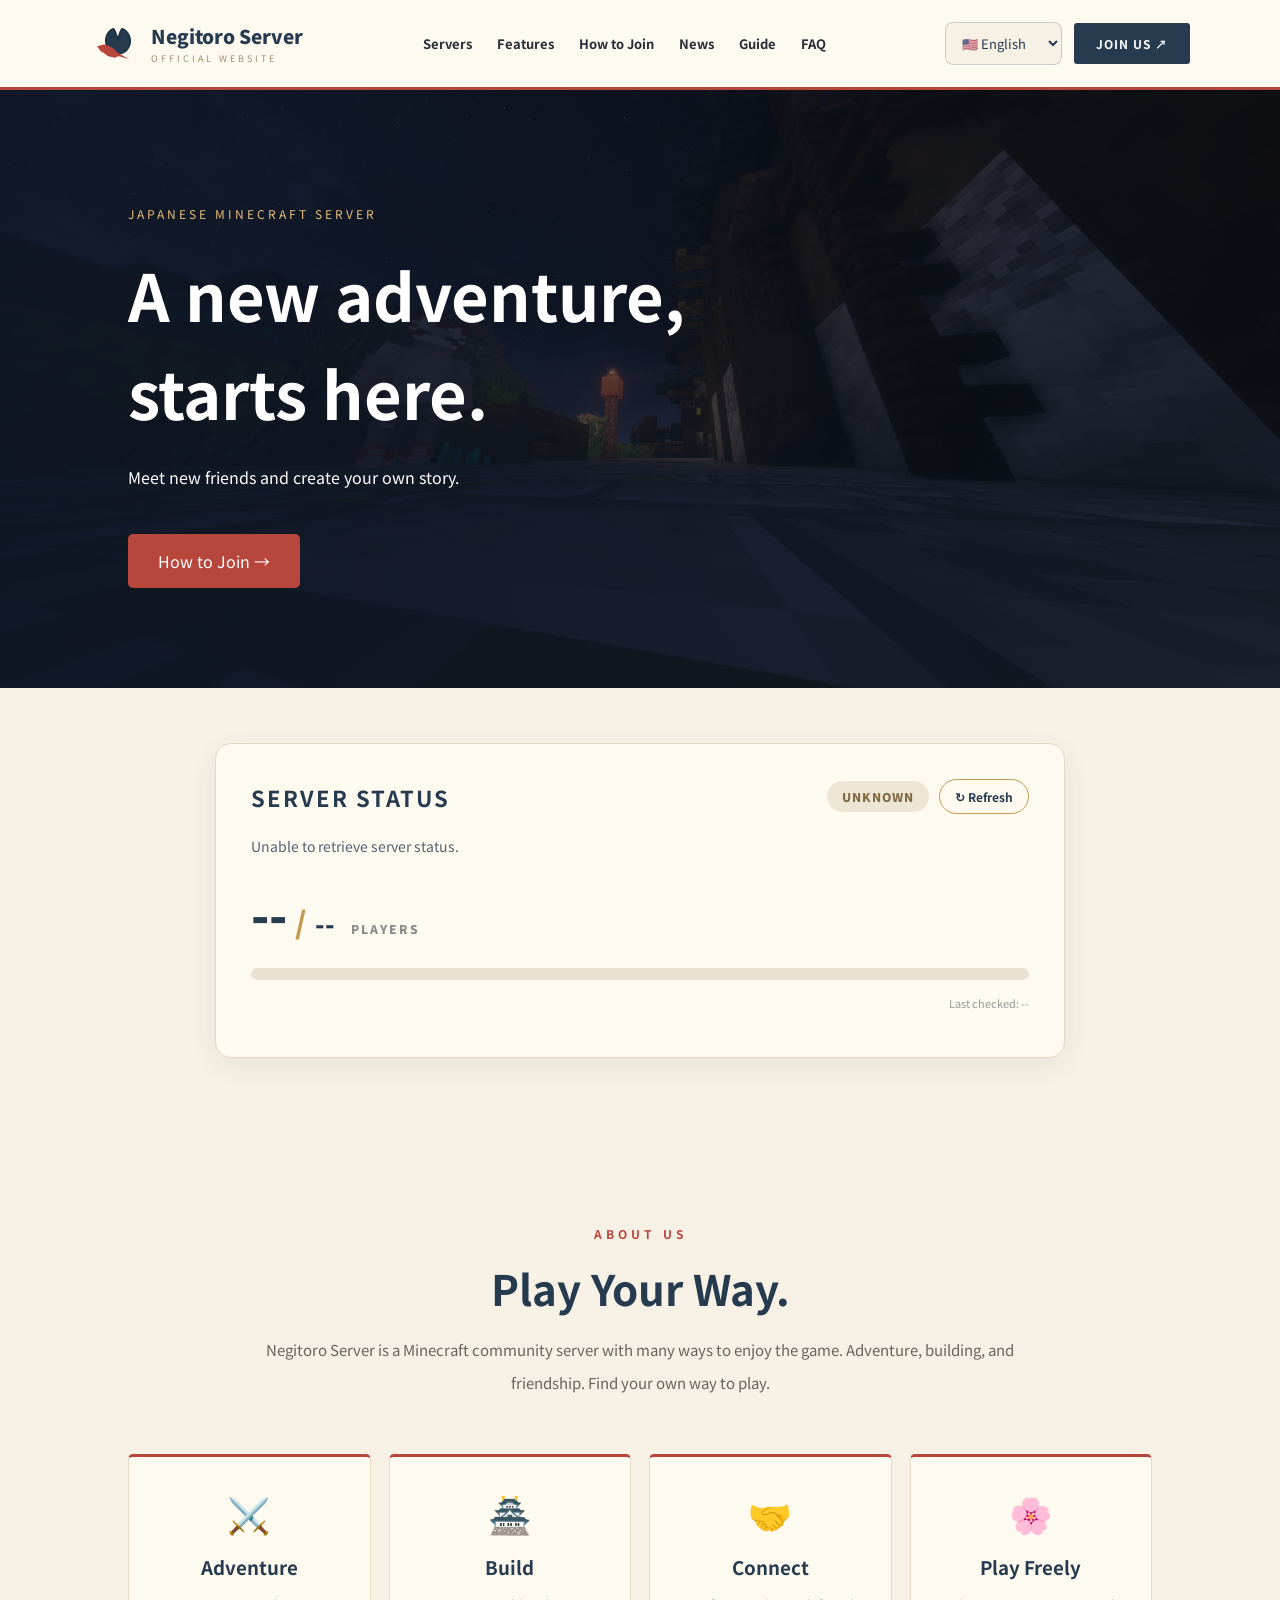
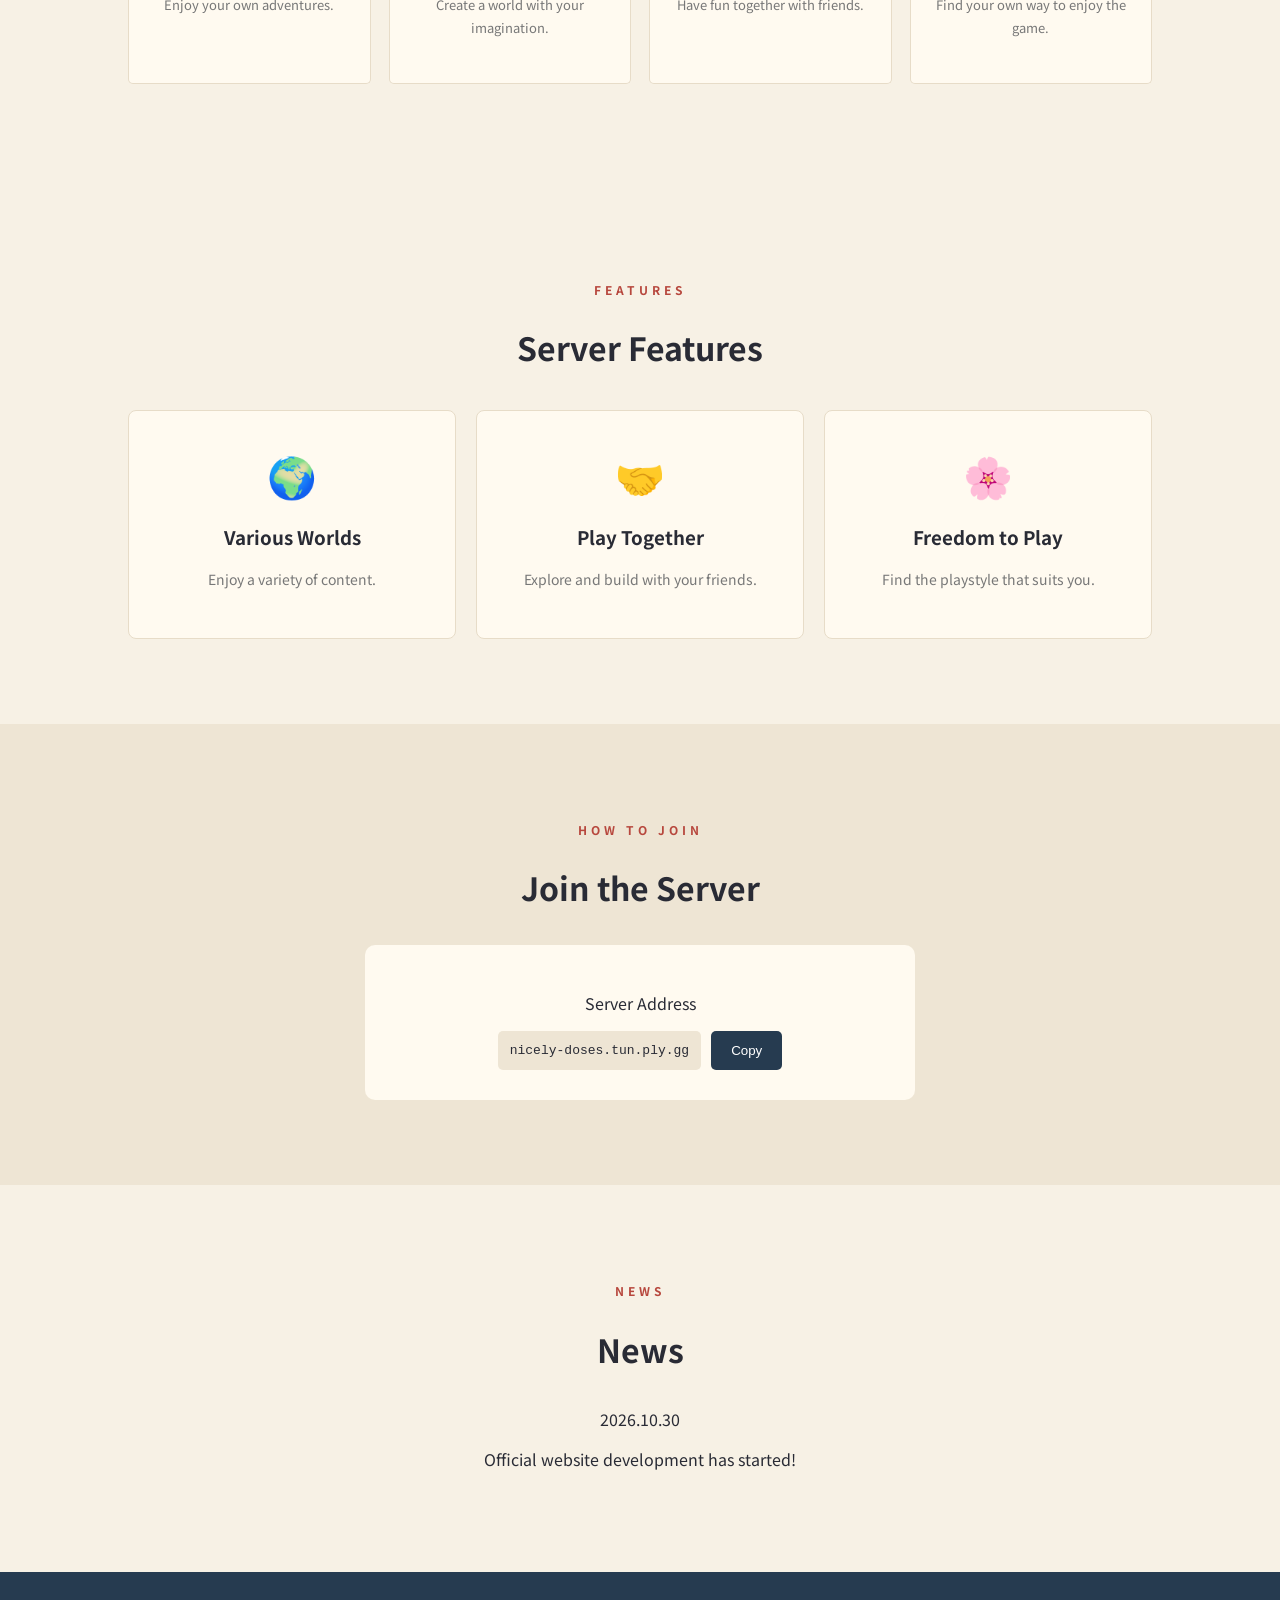
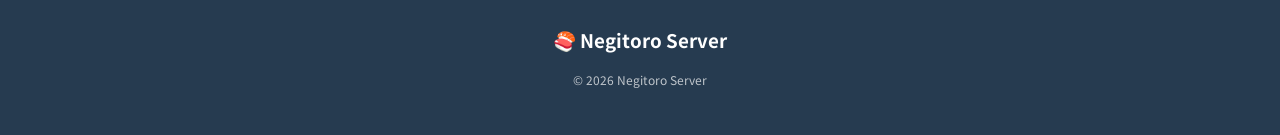
<file: index.html>
<!DOCTYPE html>
<html lang="ja">
<head>
    <meta charset="UTF-8">
    <meta name="viewport" content="width=device-width, initial-scale=1.0">

    <title>Negitoro Server - 公式サイト</title>
    <meta name="description" content="Negitoro Serverの公式サイト！">

    <link rel="stylesheet" href="style.css">
</head>

<body>

    <!-- Opening Animation -->
    <div id="logo-intro">
        <img src="images/waterlily.svg" alt="">
    </div>

    <!-- Header -->
    <header class="header">

        <a href="#" class="logo">
            <span class="logo-mark">
                <img src="images/waterlily.svg" alt="Negitoro Server">
            </span>

            <span class="logo-text">
                <strong>Negitoro Server</strong>
                <small>OFFICIAL WEBSITE</small>
            </span>
        </a>

        <nav>
            <a href="servers.html" data-i18n="nav_servers">サーバー紹介</a>
            <a href="#features" data-i18n="nav_features">特徴</a>
            <a href="#join" data-i18n="nav_join">参加方法</a>
            <a href="#news" data-i18n="nav_news">お知らせ</a>
            <a href="guide.html" data-i18n="nav_guide">ガイド</a>
            <a href="faq.html">FAQ</a>
        </nav>

        <div class="header-actions">

            <select id="languageSelect" aria-label="Language">
                <option value="ja">🇯🇵 日本語</option>
                <option value="en">🇺🇸 English</option>
                <option value="ko">🇰🇷 한국어</option>
                <option value="zh-CN">🇨🇳 简体中文</option>
                <option value="zh-TW">🇹🇼 繁體中文</option>
                <option value="de">🇩🇪 Deutsch</option>
                <option value="fr">🇫🇷 Français</option>
            </select>

            <a href="#join" class="header-button" data-i18n="header_button">
                JOIN US ↗
            </a>

        </div>

    </header>

    <main>

        <!-- Hero -->
        <section class="hero">

            <div class="hero-content">

                <p class="subtitle">
                    JAPANESE MINECRAFT SERVER
                </p>

                <h1>
                    <span data-i18n="hero_title_1">新しい冒険を、</span><br>
                    <span data-i18n="hero_title_2">ここから。</span>
                </h1>

                <p data-i18n="hero_description">
                    仲間と出会い、自分だけの物語を作ろう。
                </p>

                <a href="#join" class="main-button" data-i18n="hero_button">
                    参加方法を見る →
                </a>

            </div>

        </section>

        <!-- Server Status -->
        <section class="server-status-section">

            <div class="server-status-card">

                <div class="status-heading">

                    <h2>SERVER STATUS</h2>

                    <div class="status-actions">

                        <span id="serverStatus" class="status-label unknown">
                            CHECKING
                        </span>

                        <button id="refreshStatusButton" type="button" data-i18n="refresh">
                            ↻ 更新
                        </button>

                    </div>

                </div>

                <p id="statusMessage" data-i18n="status_checking">
                    サーバー状況を確認しています...
                </p>

                <div class="player-count">

                    <span id="playerCount">--</span>
                    <span class="player-separator">/</span>
                    <span id="playerMax">--</span>

                    <span class="player-unit">PLAYERS</span>

                </div>

                <div class="status-progress">
                    <div id="statusBarFill"></div>
                </div>

                <p id="statusLastUpdated" class="status-updated">
                    <span data-i18n="last_updated">最終確認：</span>--
                </p>

            </div>

        </section>

        <!-- About -->
        <section id="about" class="section about-section">

            <div class="about-heading">

                <p class="section-label">ABOUT US</p>

                <h2 data-i18n="about_title">
                    遊び方は、あなた次第。
                </h2>

                <p class="about-description" data-i18n="about_description">
                    Negitoro Serverは、さまざまな楽しみ方ができる
                    Minecraft総合サーバーです。<br>
                    冒険、建築、交流。自分だけの楽しみ方を見つけよう。
                </p>

            </div>

            <div class="about-grid">

                <div class="about-card">
                    <span>⚔️</span>
                    <h3 data-i18n="about_adventure_title">冒険する</h3>
                    <p data-i18n="about_adventure_text">自分だけの冒険を楽しもう。</p>
                </div>

                <div class="about-card">
                    <span>🏯</span>
                    <h3 data-i18n="about_build_title">建築する</h3>
                    <p data-i18n="about_build_text">自由な発想で世界を作ろう。</p>
                </div>

                <div class="about-card">
                    <span>🤝</span>
                    <h3 data-i18n="about_social_title">交流する</h3>
                    <p data-i18n="about_social_text">仲間と一緒に楽しもう。</p>
                </div>

                <div class="about-card">
                    <span>🌸</span>
                    <h3 data-i18n="about_free_title">自由に遊ぶ</h3>
                    <p data-i18n="about_free_text">自分らしい遊び方を見つけよう。</p>
                </div>

            </div>

        </section>

        <!-- Features -->
        <section id="features" class="section">

            <p class="section-label">FEATURES</p>

            <h2 data-i18n="features_title">サーバーの特徴</h2>

            <div class="feature-grid">

                <div class="feature-card">
                    <span>🌍</span>
                    <h3 data-i18n="feature_world_title">多彩な世界</h3>
                    <p data-i18n="feature_world_text">さまざまなコンテンツを楽しめます。</p>
                </div>

                <div class="feature-card">
                    <span>🤝</span>
                    <h3 data-i18n="feature_friends_title">みんなで遊べる</h3>
                    <p data-i18n="feature_friends_text">仲間と一緒に冒険や建築を楽しもう。</p>
                </div>

                <div class="feature-card">
                    <span>🌸</span>
                    <h3 data-i18n="feature_free_title">自由な遊び方</h3>
                    <p data-i18n="feature_free_text">自分に合った楽しみ方を見つけよう。</p>
                </div>

            </div>

        </section>

        <!-- Join -->
        <section id="join" class="section join-section">

            <p class="section-label">HOW TO JOIN</p>

            <h2 data-i18n="join_title">サーバーに参加しよう</h2>

            <div class="join-box">

                <p data-i18n="join_address">サーバーアドレス</p>

                <div class="address-box">

                    <code id="serverAddress">
                        nicely-doses.tun.ply.gg
                    </code>

                    <button id="copyButton" data-i18n="copy">
                        コピー
                    </button>

                </div>

            </div>

        </section>

        <!-- News -->
        <section id="news" class="section">

            <p class="section-label">NEWS</p>

            <h2 data-i18n="news_title">お知らせ</h2>

            <div class="news-card">

                <span>2026.10.30</span>

                <p data-i18n="news_first">
                    公式サイト制作開始！
                </p>

            </div>

        </section>

    </main>

    <!-- Footer -->
    <footer class="footer">

        <h3>🍣 Negitoro Server</h3>

        <p>© 2026 Negitoro Server</p>

    </footer>

    <!-- JavaScript -->
    <script src="script.js?v=2"></script>

</body>
</html>
</file>
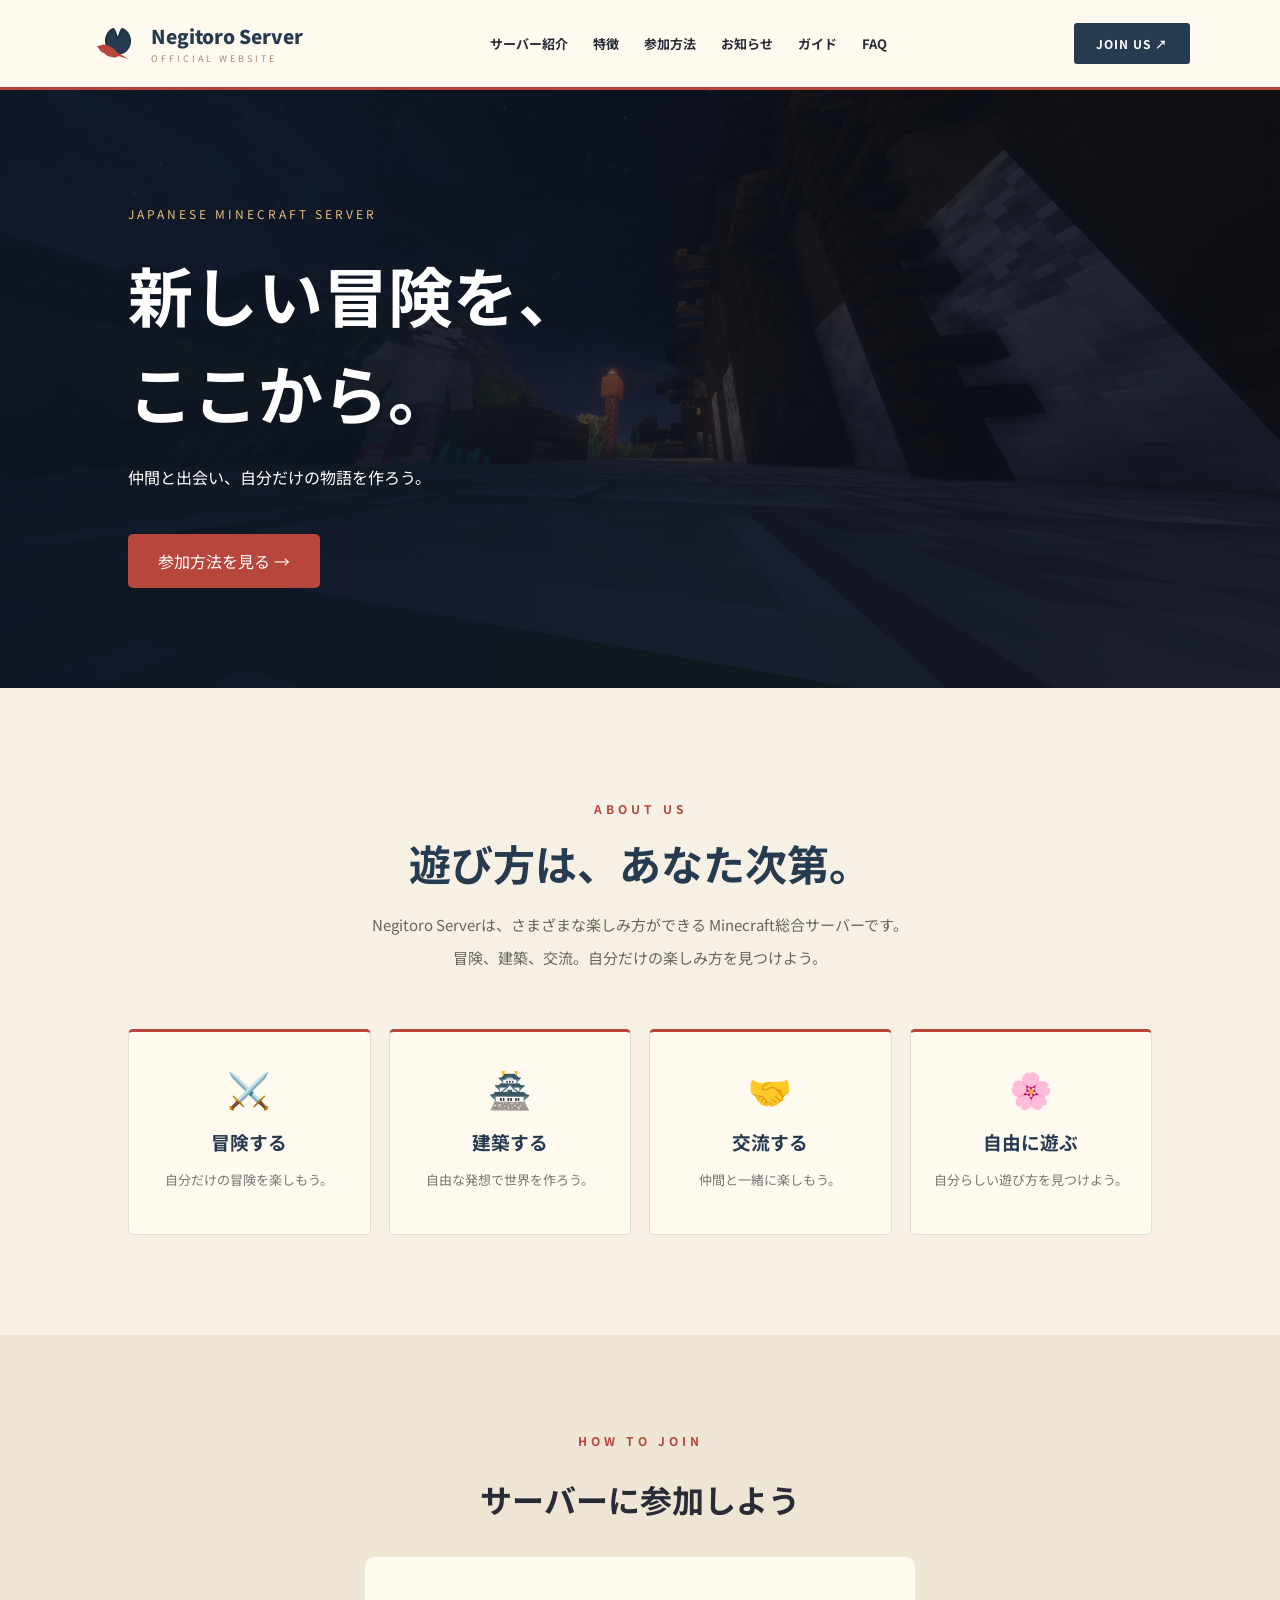
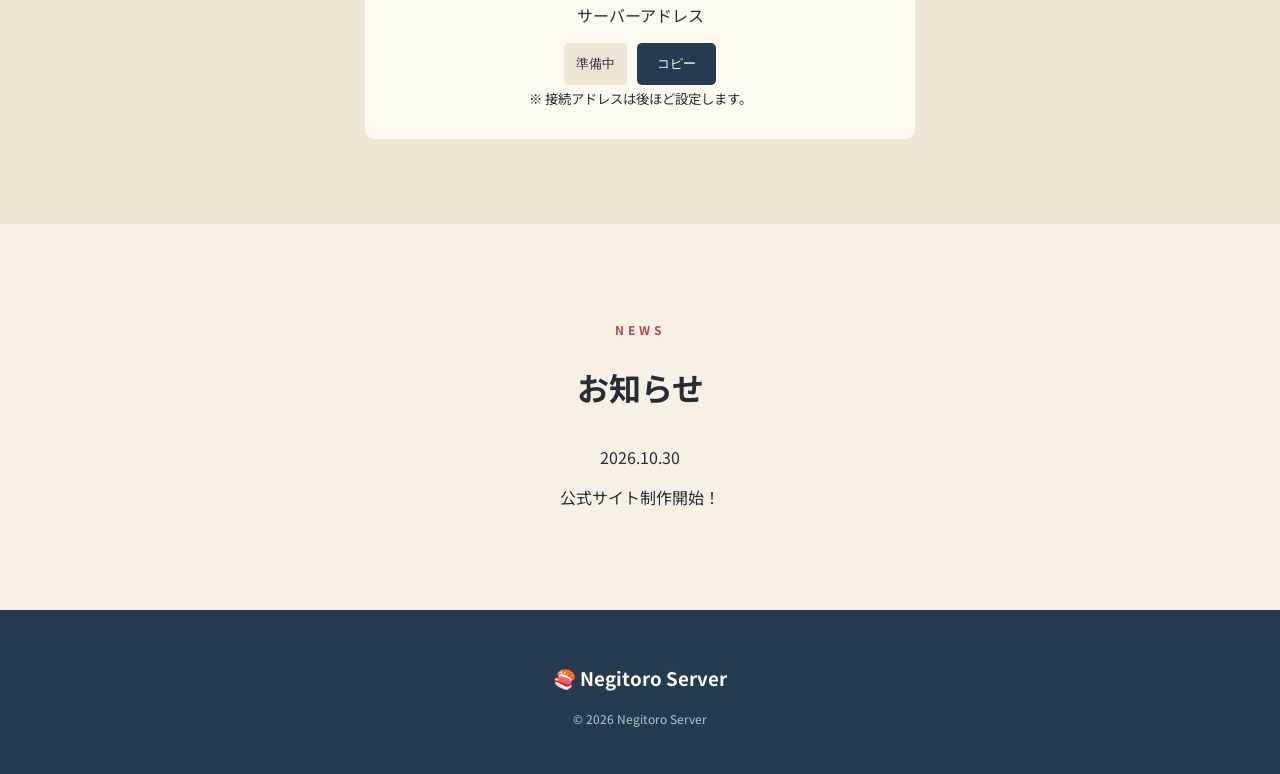
<file: untitled1/index.html>
<!DOCTYPE html>
<html lang="ja">
<head>
    <meta charset="UTF-8">
    <meta name="viewport" content="width=device-width, initial-scale=1.0">
    <title>Negitoro Server - 公式サイト</title>
    <meta name="description" content="Negitoro Serverの公式サイト！">
    <link rel="stylesheet" href="style.css">
</head>
<body>

<header class="header">
    <a href="#" class="logo">
<span class="logo-mark">
    <img src="images/waterlily.svg" alt="Negitoro Server">
</span>
        <span class="logo-text">
            <strong>Negitoro Server</strong>
            <small>OFFICIAL WEBSITE</small>
        </span>
    </a>

    <nav>
        <a href="#about">サーバー紹介</a>
        <a href="#features">特徴</a>
        <a href="#join">参加方法</a>
        <a href="#news">お知らせ</a>
        <a href="guide.html">ガイド</a>
        <a href="faq.html">FAQ</a>
    </nav>

    <a href="#join" class="header-button">JOIN US ↗</a>
</header>

<main>
    <section class="hero">
        <div class="hero-content">
            <p class="subtitle">JAPANESE MINECRAFT SERVER</p>
            <h1>新しい冒険を、<br>ここから。</h1>
            <p>仲間と出会い、自分だけの物語を作ろう。</p>
            <a href="#join" class="main-button">参加方法を見る →</a>
        </div>
    </section>


    <section id="about" class="section about-section">
        <div class="about-heading">
            <p class="section-label">ABOUT US</p>
            <h2>遊び方は、あなた次第。</h2>
            <p class="about-description">
                Negitoro Serverは、さまざまな楽しみ方ができる
                Minecraft総合サーバーです。<br>
                冒険、建築、交流。自分だけの楽しみ方を見つけよう。
            </p>
        </div>

        <div class="about-grid">
            <div class="about-card">
                <span>⚔️</span>
                <h3>冒険する</h3>
                <p>自分だけの冒険を楽しもう。</p>
            </div>

            <div class="about-card">
                <span>🏯</span>
                <h3>建築する</h3>
                <p>自由な発想で世界を作ろう。</p>
            </div>

            <div class="about-card">
                <span>🤝</span>
                <h3>交流する</h3>
                <p>仲間と一緒に楽しもう。</p>
            </div>

            <div class="about-card">
                <span>🌸</span>
                <h3>自由に遊ぶ</h3>
                <p>自分らしい遊び方を見つけよう。</p>
            </div>
        </div>
    </section>


    <section id="join" class="section join-section">
        <p class="section-label">HOW TO JOIN</p>
        <h2>サーバーに参加しよう</h2>
        <div class="join-box">
            <p>サーバーアドレス</p>
            <div class="address-box">
                <code id="serverAddress">準備中</code>
                <button id="copyButton">コピー</button>
            </div>
            <small>※ 接続アドレスは後ほど設定します。</small>
        </div>
    </section>

    <section id="news" class="section">
        <p class="section-label">NEWS</p>
        <h2>お知らせ</h2>
        <div class="news-card">
            <span>2026.10.30</span>
            <p>公式サイト制作開始！</p>
        </div>
    </section>
</main>

<footer class="footer">
    <h3>🍣 Negitoro Server</h3>
    <p>© 2026 Negitoro Server</p>
</footer>

<script src="script.js"></script>
</body>
</html>
</file>
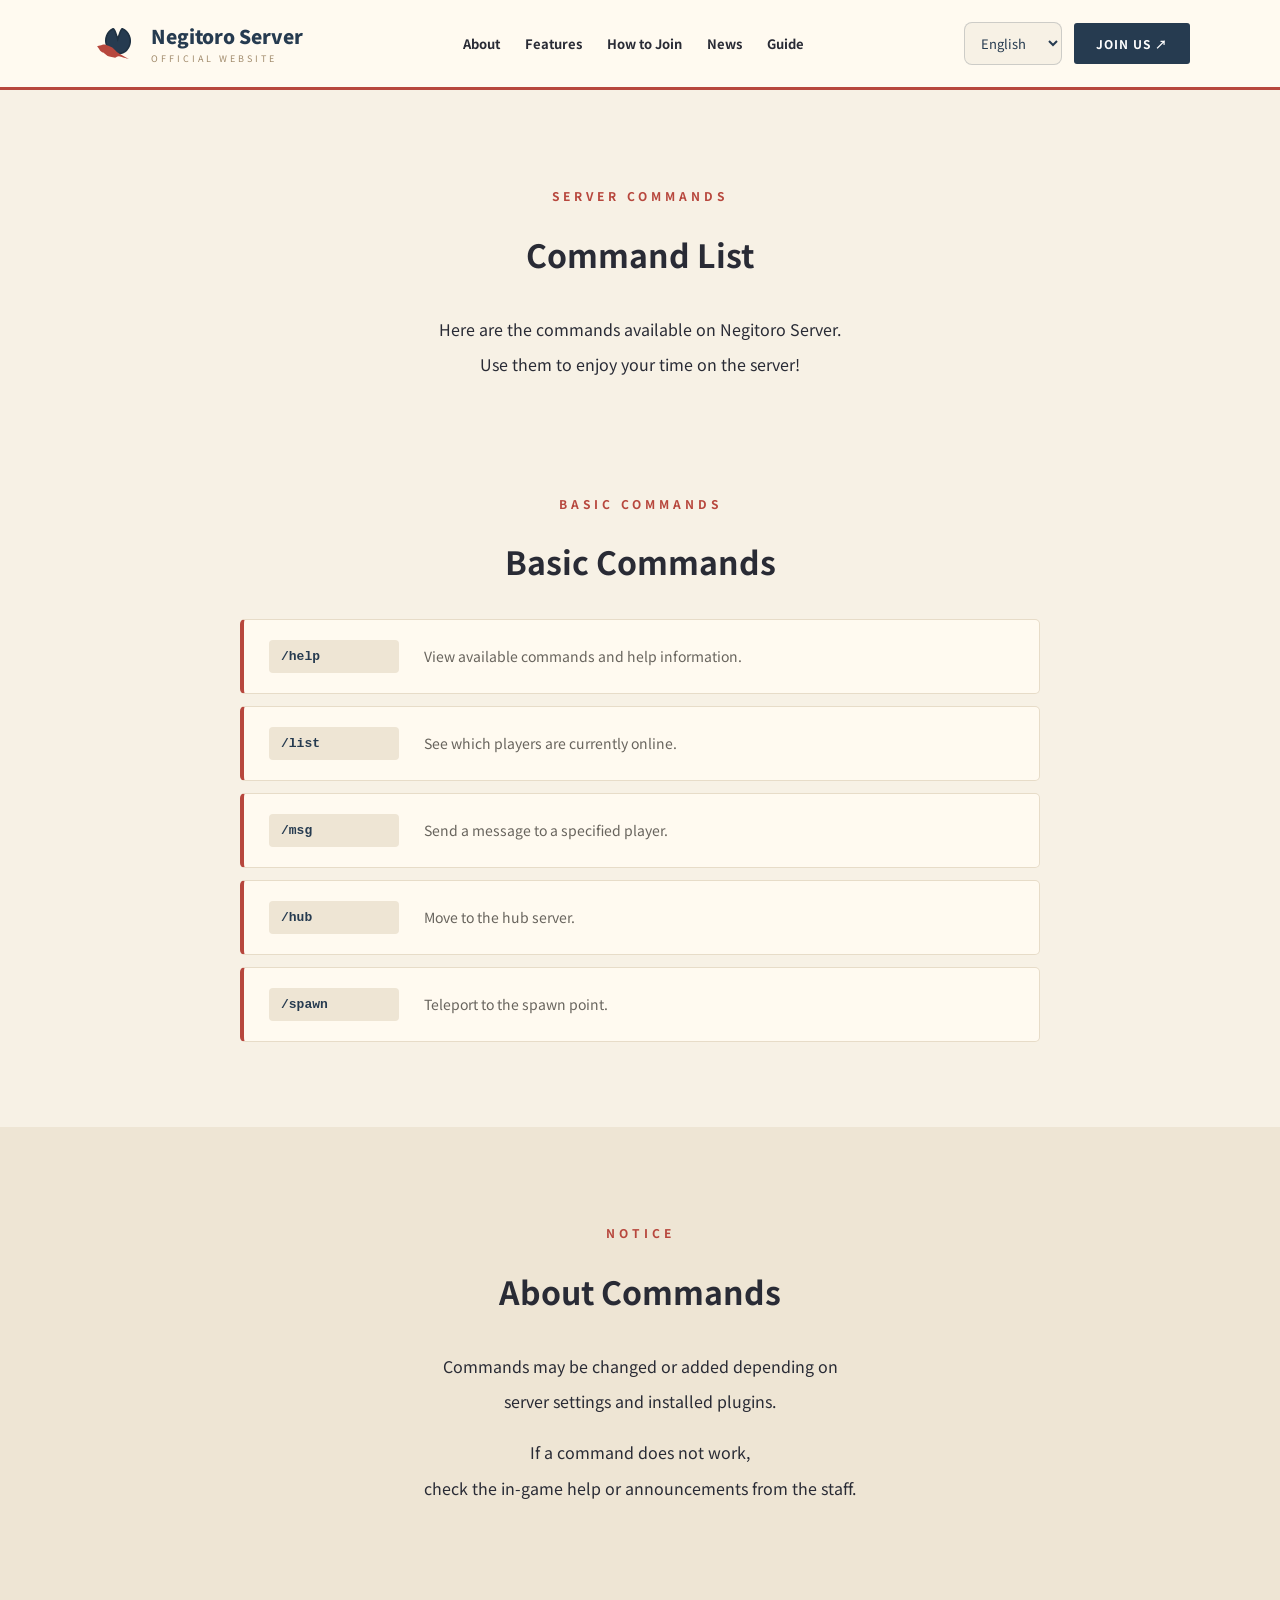
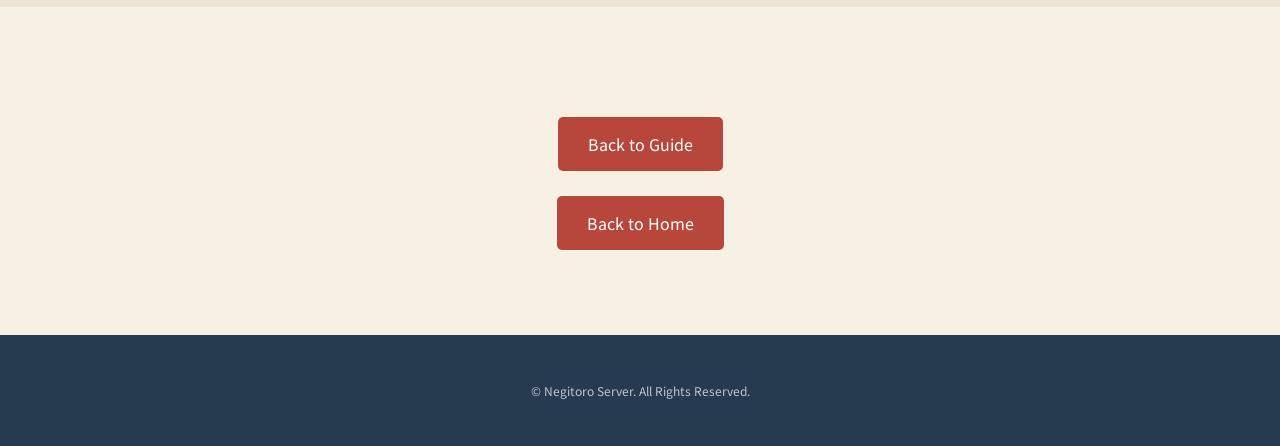
<file: commands.html>
<!DOCTYPE html>
<html lang="ja">
<head>
    <meta charset="UTF-8">
    <meta name="viewport" content="width=device-width, initial-scale=1.0">
    <title>コマンド一覧 | Negitoro Server</title>
    <meta name="description" content="Negitoro Serverで使用できるコマンド一覧です。">
    <link rel="stylesheet" href="style.css">
</head>
<body>

<!-- ===== Header ===== -->

<header class="header">
    <a href="index.html" class="logo">
        <span class="logo-mark">
            <img src="images/waterlily.svg" alt="Negitoro Server">
        </span>

        <span class="logo-text">
            <strong>Negitoro Server</strong>
            <small>OFFICIAL WEBSITE</small>
        </span>
    </a>

    <nav>
        <a href="index.html#about" data-i18n="navAbout">サーバー紹介</a>
        <a href="index.html#features" data-i18n="navFeatures">特徴</a>
        <a href="index.html#join" data-i18n="navJoin">参加方法</a>
        <a href="index.html#news" data-i18n="navNews">お知らせ</a>
        <a href="guide.html" data-i18n="navGuide">ガイド</a>
    </nav>

    <div class="header-actions">
        <select id="languageSelect" aria-label="Language">
            <option value="ja">日本語</option>
            <option value="en">English</option>
            <option value="ko">한국어</option>
            <option value="zh-CN">简体中文</option>
            <option value="zh-TW">繁體中文</option>
            <option value="de">Deutsch</option>
            <option value="fr">Français</option>
        </select>

        <a href="index.html#join" class="header-button">JOIN US ↗</a>
    </div>
</header>


<main>

    <!-- ===== Page Title ===== -->

    <section class="section">
        <p class="section-label">SERVER COMMANDS</p>
        <h2 data-i18n="pageTitle">コマンド一覧</h2>

        <p data-i18n="pageDescription">
            Negitoro Serverで使用できるコマンドを紹介します。<br>
            コマンドを活用して、サーバーを快適に楽しみましょう！
        </p>
    </section>


    <!-- ===== Basic Commands ===== -->

    <section class="section" style="padding-top: 0;">

        <p class="section-label">BASIC COMMANDS</p>
        <h2 data-i18n="basicTitle">基本コマンド</h2>

        <div class="command-list">

            <div class="command-item">
                <code>/help</code>
                <p data-i18n="helpDescription">使用できるコマンドやヘルプを確認できます。</p>
            </div>

            <div class="command-item">
                <code>/list</code>
                <p data-i18n="listDescription">現在オンラインのプレイヤーを確認できます。</p>
            </div>

            <div class="command-item">
                <code>/msg</code>
                <p data-i18n="msgDescription">指定したプレイヤーにメッセージを送信できます。</p>
            </div>

            <div class="command-item">
                <code>/hub</code>
                <p data-i18n="hubDescription">ハブサーバーへ移動できます。</p>
            </div>

            <div class="command-item">
                <code>/spawn</code>
                <p data-i18n="spawnDescription">スポーン地点へ移動できます。</p>
            </div>

        </div>
    </section>


    <!-- ===== Notice ===== -->

    <section class="section join-section">

        <p class="section-label">NOTICE</p>
        <h2 data-i18n="noticeTitle">コマンドについて</h2>

        <p data-i18n="noticeDescription">
            コマンドはサーバーの設定や導入プラグインによって<br>
            変更・追加される場合があります。
        </p>

        <p data-i18n="noticeDescription2">
            使用できないコマンドがある場合は、<br>
            サーバー内のヘルプや運営からのお知らせを確認してください。
        </p>

    </section>


    <!-- ===== Navigation ===== -->

    <section class="section">
        <a href="guide.html" class="main-button" data-i18n="guideButton">
            ガイドに戻る
        </a>

        <br>

        <a href="index.html" class="main-button" data-i18n="homeButton">
            トップページへ戻る
        </a>
    </section>

</main>


<!-- ===== Footer ===== -->

<footer class="footer">
    <p>© Negitoro Server. All Rights Reserved.</p>
</footer>


<script>
const translations = {

    ja: {
        title: "コマンド一覧 | Negitoro Server",
        description: "Negitoro Serverで使用できるコマンド一覧です。",
        navAbout: "サーバー紹介",
        navFeatures: "特徴",
        navJoin: "参加方法",
        navNews: "お知らせ",
        navGuide: "ガイド",
        pageTitle: "コマンド一覧",
        pageDescription: "Negitoro Serverで使用できるコマンドを紹介します。<br>コマンドを活用して、サーバーを快適に楽しみましょう！",
        basicTitle: "基本コマンド",
        helpDescription: "使用できるコマンドやヘルプを確認できます。",
        listDescription: "現在オンラインのプレイヤーを確認できます。",
        msgDescription: "指定したプレイヤーにメッセージを送信できます。",
        hubDescription: "ハブサーバーへ移動できます。",
        spawnDescription: "スポーン地点へ移動できます。",
        noticeTitle: "コマンドについて",
        noticeDescription: "コマンドはサーバーの設定や導入プラグインによって<br>変更・追加される場合があります。",
        noticeDescription2: "使用できないコマンドがある場合は、<br>サーバー内のヘルプや運営からのお知らせを確認してください。",
        guideButton: "ガイドに戻る",
        homeButton: "トップページへ戻る"
    },

    en: {
        title: "Commands | Negitoro Server",
        description: "A list of commands available on Negitoro Server.",
        navAbout: "About",
        navFeatures: "Features",
        navJoin: "How to Join",
        navNews: "News",
        navGuide: "Guide",
        pageTitle: "Command List",
        pageDescription: "Here are the commands available on Negitoro Server.<br>Use them to enjoy your time on the server!",
        basicTitle: "Basic Commands",
        helpDescription: "View available commands and help information.",
        listDescription: "See which players are currently online.",
        msgDescription: "Send a message to a specified player.",
        hubDescription: "Move to the hub server.",
        spawnDescription: "Teleport to the spawn point.",
        noticeTitle: "About Commands",
        noticeDescription: "Commands may be changed or added depending on<br>server settings and installed plugins.",
        noticeDescription2: "If a command does not work,<br>check the in-game help or announcements from the staff.",
        guideButton: "Back to Guide",
        homeButton: "Back to Home"
    },

    ko: {
        title: "명령어 목록 | Negitoro Server",
        description: "Negitoro Server에서 사용할 수 있는 명령어 목록입니다.",
        navAbout: "서버 소개",
        navFeatures: "특징",
        navJoin: "참가 방법",
        navNews: "공지사항",
        navGuide: "가이드",
        pageTitle: "명령어 목록",
        pageDescription: "Negitoro Server에서 사용할 수 있는 명령어를 소개합니다.<br>명령어를 활용하여 서버를 더욱 편리하게 즐겨보세요!",
        basicTitle: "기본 명령어",
        helpDescription: "사용 가능한 명령어와 도움말을 확인할 수 있습니다.",
        listDescription: "현재 접속 중인 플레이어를 확인할 수 있습니다.",
        msgDescription: "지정한 플레이어에게 메시지를 보낼 수 있습니다.",
        hubDescription: "허브 서버로 이동할 수 있습니다.",
        spawnDescription: "스폰 지점으로 이동할 수 있습니다.",
        noticeTitle: "명령어 안내",
        noticeDescription: "명령어는 서버 설정이나 설치된 플러그인에 따라<br>변경되거나 추가될 수 있습니다.",
        noticeDescription2: "명령어를 사용할 수 없는 경우,<br>게임 내 도움말이나 운영진의 공지를 확인해 주세요.",
        guideButton: "가이드로 돌아가기",
        homeButton: "홈페이지로 돌아가기"
    },

    "zh-CN": {
        title: "指令列表 | Negitoro Server",
        description: "Negitoro Server中可使用的指令列表。",
        navAbout: "服务器介绍",
        navFeatures: "特色",
        navJoin: "加入方法",
        navNews: "公告",
        navGuide: "指南",
        pageTitle: "指令列表",
        pageDescription: "这里介绍 Negitoro Server 中可以使用的指令。<br>善用指令，让服务器体验更加方便！",
        basicTitle: "基本指令",
        helpDescription: "查看可用指令和帮助信息。",
        listDescription: "查看当前在线的玩家。",
        msgDescription: "向指定玩家发送消息。",
        hubDescription: "移动到大厅服务器。",
        spawnDescription: "传送到出生点。",
        noticeTitle: "关于指令",
        noticeDescription: "指令可能会根据服务器设置或安装的插件<br>进行修改或添加。",
        noticeDescription2: "如果某个指令无法使用，<br>请查看游戏内帮助或管理团队发布的公告。",
        guideButton: "返回指南",
        homeButton: "返回首页"
    },

    "zh-TW": {
        title: "指令列表 | Negitoro Server",
        description: "Negitoro Server 中可使用的指令列表。",
        navAbout: "伺服器介紹",
        navFeatures: "特色",
        navJoin: "加入方式",
        navNews: "公告",
        navGuide: "指南",
        pageTitle: "指令列表",
        pageDescription: "這裡介紹 Negitoro Server 中可以使用的指令。<br>善用指令，讓伺服器體驗更加方便！",
        basicTitle: "基本指令",
        helpDescription: "查看可用指令和說明資訊。",
        listDescription: "查看目前在線的玩家。",
        msgDescription: "向指定玩家傳送訊息。",
        hubDescription: "移動至大廳伺服器。",
        spawnDescription: "傳送至出生點。",
        noticeTitle: "關於指令",
        noticeDescription: "指令可能會依照伺服器設定或安裝的插件<br>進行修改或新增。",
        noticeDescription2: "如果某個指令無法使用，<br>請查看遊戲內說明或管理團隊發布的公告。",
        guideButton: "返回指南",
        homeButton: "返回首頁"
    },

    de: {
        title: "Befehle | Negitoro Server",
        description: "Eine Liste der verfügbaren Befehle auf dem Negitoro Server.",
        navAbout: "Über den Server",
        navFeatures: "Features",
        navJoin: "Beitreten",
        navNews: "Neuigkeiten",
        navGuide: "Guide",
        pageTitle: "Befehlsliste",
        pageDescription: "Hier findest du die Befehle, die auf dem Negitoro Server verfügbar sind.<br>Nutze sie, um dein Spielerlebnis zu verbessern!",
        basicTitle: "Grundlegende Befehle",
        helpDescription: "Zeigt verfügbare Befehle und Hilfeinformationen an.",
        listDescription: "Zeigt die aktuell online befindlichen Spieler an.",
        msgDescription: "Sendet eine Nachricht an einen bestimmten Spieler.",
        hubDescription: "Wechselt zum Hub-Server.",
        spawnDescription: "Teleportiert dich zum Spawnpunkt.",
        noticeTitle: "Über Befehle",
        noticeDescription: "Befehle können je nach Servereinstellungen und installierten Plugins<br>geändert oder hinzugefügt werden.",
        noticeDescription2: "Wenn ein Befehl nicht funktioniert,<br>prüfe bitte die Hilfe im Spiel oder die Ankündigungen des Teams.",
        guideButton: "Zurück zum Guide",
        homeButton: "Zurück zur Startseite"
    },

    fr: {
        title: "Commandes | Negitoro Server",
        description: "Liste des commandes disponibles sur Negitoro Server.",
        navAbout: "À propos",
        navFeatures: "Fonctionnalités",
        navJoin: "Rejoindre",
        navNews: "Actualités",
        navGuide: "Guide",
        pageTitle: "Liste des commandes",
        pageDescription: "Découvrez les commandes disponibles sur Negitoro Server.<br>Utilisez-les pour profiter pleinement du serveur !",
        basicTitle: "Commandes de base",
        helpDescription: "Permet de consulter les commandes disponibles et l'aide.",
        listDescription: "Permet de voir les joueurs actuellement en ligne.",
        msgDescription: "Permet d'envoyer un message à un joueur précis.",
        hubDescription: "Permet de rejoindre le serveur Hub.",
        spawnDescription: "Permet de se téléporter au point d'apparition.",
        noticeTitle: "À propos des commandes",
        noticeDescription: "Les commandes peuvent être modifiées ou ajoutées selon<br>les paramètres du serveur et les plugins installés.",
        noticeDescription2: "Si une commande ne fonctionne pas,<br>consultez l'aide en jeu ou les annonces de l'équipe.",
        guideButton: "Retour au guide",
        homeButton: "Retour à l'accueil"
    }
};

function applyLanguage(language) {
    const selected = translations[language] ? language : "ja";
    const texts = translations[selected];

    document.documentElement.lang = selected;
    document.title = texts.title;

    document.querySelector('meta[name="description"]')
        .setAttribute("content", texts.description);

    document.querySelectorAll("[data-i18n]").forEach(element => {
        const key = element.dataset.i18n;

        if (texts[key] !== undefined) {
            element.innerHTML = texts[key];
        }
    });

    document.getElementById("languageSelect").value = selected;
    localStorage.setItem("negitoro-language", selected);
}

function getInitialLanguage() {
    const saved = localStorage.getItem("negitoro-language");

    if (saved && translations[saved]) {
        return saved;
    }

    const browserLanguage = navigator.language || "ja";

    if (browserLanguage.startsWith("zh")) {
        return browserLanguage.includes("TW") ||
               browserLanguage.includes("HK")
            ? "zh-TW"
            : "zh-CN";
    }

    const language = browserLanguage.split("-")[0];

    return translations[language] ? language : "ja";
}

const languageSelect = document.getElementById("languageSelect");

languageSelect.addEventListener("change", event => {
    applyLanguage(event.target.value);
});

applyLanguage(getInitialLanguage());
</script>

</body>
</html>
</file>
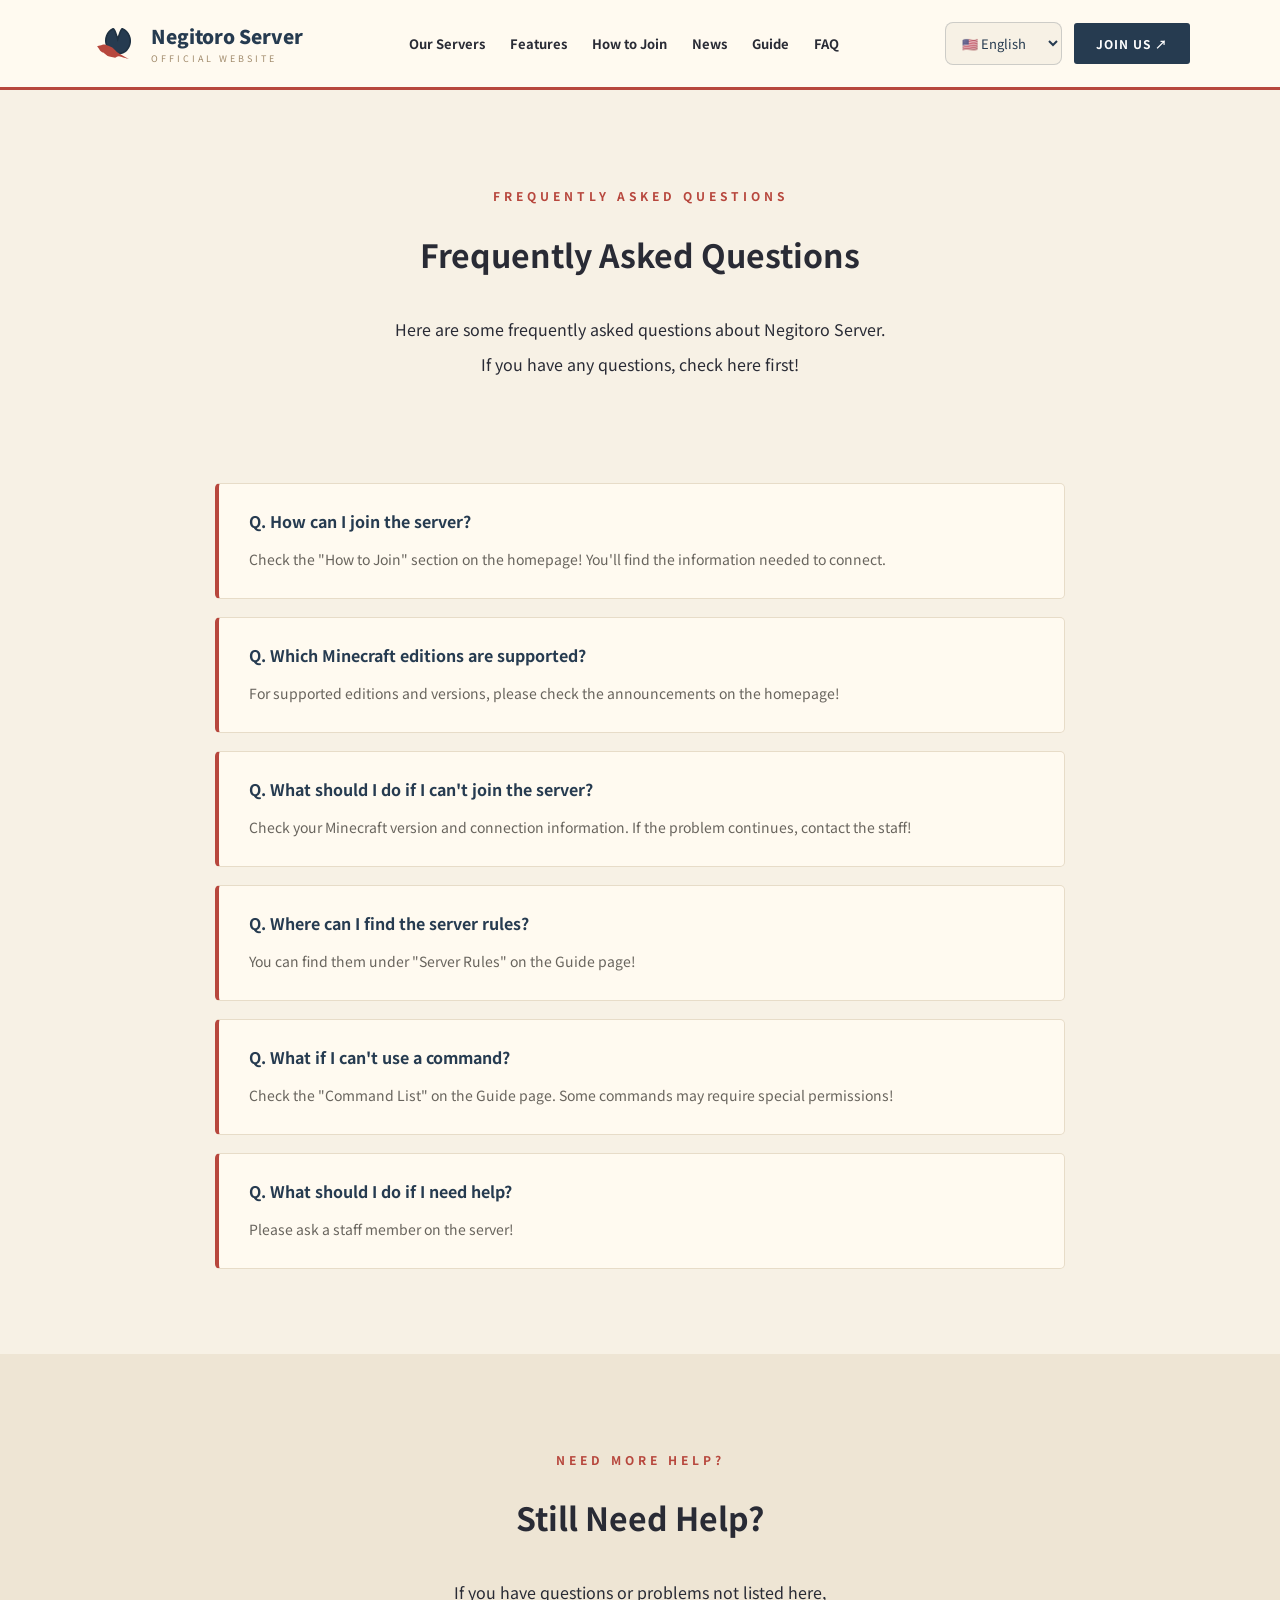
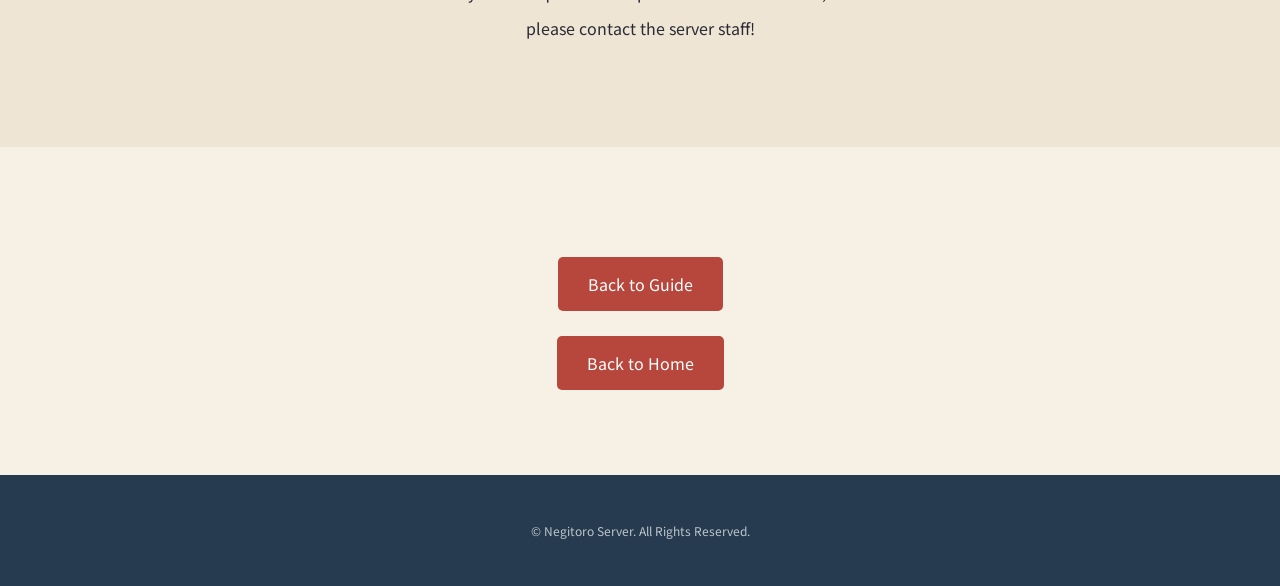
<file: faq.html>
<!DOCTYPE html>
<html lang="ja">
<head>
    <meta charset="UTF-8">
    <meta name="viewport" content="width=device-width, initial-scale=1.0">
    <title>よくある質問 | Negitoro Server</title>
    <link rel="stylesheet" href="style.css">
</head>
<body>

<!-- ===== Header ===== -->

<header class="header">
    <a href="index.html" class="logo">
        <span class="logo-mark">
            <img src="images/waterlily.svg" alt="Negitoro Server">
        </span>

        <span class="logo-text">
            <strong>Negitoro Server</strong>
            <small>OFFICIAL WEBSITE</small>
        </span>
    </a>

    <nav>
        <a href="servers.html" data-i18n="nav_servers">サーバー紹介</a>
        <a href="index.html#features" data-i18n="nav_features">特徴</a>
        <a href="index.html#join" data-i18n="nav_join">参加方法</a>
        <a href="index.html#news" data-i18n="nav_news">お知らせ</a>
        <a href="guide.html" data-i18n="nav_guide">ガイド</a>
        <a href="faq.html">FAQ</a>
    </nav>

    <div class="header-actions">
        <select id="languageSelect" aria-label="Language">
            <option value="ja">🇯🇵 日本語</option>
            <option value="en">🇺🇸 English</option>
            <option value="ko">🇰🇷 한국어</option>
            <option value="zh-CN">🇨🇳 简体中文</option>
            <option value="zh-TW">🇹🇼 繁體中文</option>
            <option value="de">🇩🇪 Deutsch</option>
            <option value="fr">🇫🇷 Français</option>
        </select>

        <a href="index.html#join" class="header-button">JOIN US ↗</a>
    </div>
</header>

<!-- ===== Page Title ===== -->

<section class="section">
    <p class="section-label">FREQUENTLY ASKED QUESTIONS</p>
    <h2 data-i18n="faq_title">よくある質問</h2>

    <p data-i18n="faq_intro">
        Negitoro Serverについて、よくある質問をまとめました。<br>
        わからないことがあれば、こちらを確認してみてね！
    </p>
</section>

<!-- ===== FAQ List ===== -->

<section class="section" style="padding-top: 0;">

    <div class="faq-list">

        <div class="faq-item">
            <h3 data-i18n="q1">Q. サーバーへの参加方法は？</h3>
            <p data-i18n="a1">
                トップページの「参加方法」を確認してね！
                接続に必要な情報を掲載しているよ。
            </p>
        </div>

        <div class="faq-item">
            <h3 data-i18n="q2">Q. 対応しているMinecraftのエディションは？</h3>
            <p data-i18n="a2">
                対応エディションやバージョンについては、
                トップページのお知らせを確認してね！
            </p>
        </div>

        <div class="faq-item">
            <h3 data-i18n="q3">Q. サーバーに入れない場合は？</h3>
            <p data-i18n="a3">
                Minecraftのバージョンや接続情報を確認してみてね。
                解決しない場合は運営に相談してね！
            </p>
        </div>

        <div class="faq-item">
            <h3 data-i18n="q4">Q. サーバールールはどこで確認できる？</h3>
            <p data-i18n="a4">
                ガイドページの「サーバールール」から確認できるよ！
            </p>
        </div>

        <div class="faq-item">
            <h3 data-i18n="q5">Q. コマンドが使えない場合は？</h3>
            <p data-i18n="a5">
                ガイドページの「コマンド一覧」を確認してね。
                使用権限が必要な場合もあるよ！
            </p>
        </div>

        <div class="faq-item">
            <h3 data-i18n="q6">Q. 困ったときはどうすればいい？</h3>
            <p data-i18n="a6">
                サーバー内の運営メンバーに相談してね！
            </p>
        </div>

    </div>

</section>

<!-- ===== Contact ===== -->

<section class="section join-section">
    <p class="section-label">NEED MORE HELP?</p>
    <h2 data-i18n="contact_title">解決しなかった場合</h2>

    <p data-i18n="contact_description">
        ここに載っていない質問や困ったことがあれば、<br>
        サーバー運営まで相談してね！
    </p>
</section>

<!-- ===== Navigation ===== -->

<section class="section">
    <a href="guide.html" class="main-button" data-i18n="back_guide">
        ガイドに戻る
    </a>

    <br>

    <a href="index.html" class="main-button" data-i18n="back_home">
        トップページへ戻る
    </a>
</section>

<!-- ===== Footer ===== -->

<footer class="footer">
    <p>© Negitoro Server. All Rights Reserved.</p>
</footer>

<script>
document.addEventListener("DOMContentLoaded", () => {

    const translations = {

        ja: {
            nav_servers: "サーバー紹介",
            nav_features: "特徴",
            nav_join: "参加方法",
            nav_news: "お知らせ",
            nav_guide: "ガイド",

            faq_title: "よくある質問",
            faq_intro: "Negitoro Serverについて、よくある質問をまとめました。<br>わからないことがあれば、こちらを確認してみてね！",

            q1: "Q. サーバーへの参加方法は？",
            a1: "トップページの「参加方法」を確認してね！接続に必要な情報を掲載しているよ。",

            q2: "Q. 対応しているMinecraftのエディションは？",
            a2: "対応エディションやバージョンについては、トップページのお知らせを確認してね！",

            q3: "Q. サーバーに入れない場合は？",
            a3: "Minecraftのバージョンや接続情報を確認してみてね。解決しない場合は運営に相談してね！",

            q4: "Q. サーバールールはどこで確認できる？",
            a4: "ガイドページの「サーバールール」から確認できるよ！",

            q5: "Q. コマンドが使えない場合は？",
            a5: "ガイドページの「コマンド一覧」を確認してね。使用権限が必要な場合もあるよ！",

            q6: "Q. 困ったときはどうすればいい？",
            a6: "サーバー内の運営メンバーに相談してね！",

            contact_title: "解決しなかった場合",
            contact_description: "ここに載っていない質問や困ったことがあれば、<br>サーバー運営まで相談してね！",

            back_guide: "ガイドに戻る",
            back_home: "トップページへ戻る"
        },

        en: {
            nav_servers: "Our Servers",
            nav_features: "Features",
            nav_join: "How to Join",
            nav_news: "News",
            nav_guide: "Guide",

            faq_title: "Frequently Asked Questions",
            faq_intro: "Here are some frequently asked questions about Negitoro Server.<br>If you have any questions, check here first!",

            q1: "Q. How can I join the server?",
            a1: "Check the \"How to Join\" section on the homepage! You'll find the information needed to connect.",

            q2: "Q. Which Minecraft editions are supported?",
            a2: "For supported editions and versions, please check the announcements on the homepage!",

            q3: "Q. What should I do if I can't join the server?",
            a3: "Check your Minecraft version and connection information. If the problem continues, contact the staff!",

            q4: "Q. Where can I find the server rules?",
            a4: "You can find them under \"Server Rules\" on the Guide page!",

            q5: "Q. What if I can't use a command?",
            a5: "Check the \"Command List\" on the Guide page. Some commands may require special permissions!",

            q6: "Q. What should I do if I need help?",
            a6: "Please ask a staff member on the server!",

            contact_title: "Still Need Help?",
            contact_description: "If you have questions or problems not listed here,<br>please contact the server staff!",

            back_guide: "Back to Guide",
            back_home: "Back to Home"
        },

        ko: {
            nav_servers: "서버 소개",
            nav_features: "특징",
            nav_join: "참가 방법",
            nav_news: "공지사항",
            nav_guide: "가이드",

            faq_title: "자주 묻는 질문",
            faq_intro: "Negitoro Server에 대한 자주 묻는 질문을 모았습니다.<br>궁금한 점이 있다면 여기에서 확인해 보세요!",

            q1: "Q. 서버에 어떻게 참가하나요?",
            a1: "홈페이지의 '참가 방법'을 확인해 주세요! 접속에 필요한 정보가 안내되어 있습니다.",

            q2: "Q. 지원하는 Minecraft 에디션은 무엇인가요?",
            a2: "지원하는 에디션과 버전은 홈페이지의 공지사항을 확인해 주세요!",

            q3: "Q. 서버에 접속할 수 없다면 어떻게 하나요?",
            a3: "Minecraft 버전과 접속 정보를 확인해 보세요. 해결되지 않으면 운영진에게 문의해 주세요!",

            q4: "Q. 서버 규칙은 어디에서 확인할 수 있나요?",
            a4: "가이드 페이지의 '서버 규칙'에서 확인할 수 있습니다!",

            q5: "Q. 명령어를 사용할 수 없다면 어떻게 하나요?",
            a5: "가이드 페이지의 '명령어 목록'을 확인해 주세요. 일부 명령어는 권한이 필요할 수 있습니다!",

            q6: "Q. 문제가 생기면 어떻게 해야 하나요?",
            a6: "서버 내 운영진에게 문의해 주세요!",

            contact_title: "문제가 해결되지 않았나요?",
            contact_description: "여기에 없는 질문이나 문제가 있다면,<br>서버 운영진에게 문의해 주세요!",

            back_guide: "가이드로 돌아가기",
            back_home: "홈으로 돌아가기"
        },

        "zh-CN": {
            nav_servers: "服务器介绍",
            nav_features: "特色",
            nav_join: "加入方法",
            nav_news: "公告",
            nav_guide: "指南",

            faq_title: "常见问题",
            faq_intro: "这里整理了关于 Negitoro Server 的常见问题。<br>如果有不明白的地方，请先查看这里！",

            q1: "Q. 如何加入服务器？",
            a1: "请查看首页的“加入方法”！那里有连接服务器所需的信息。",

            q2: "Q. 支持哪些 Minecraft 版本和版本类型？",
            a2: "关于支持的版本类型和版本号，请查看首页的公告！",

            q3: "Q. 如果无法进入服务器怎么办？",
            a3: "请确认 Minecraft 版本和连接信息。如果仍然无法解决，请联系管理团队！",

            q4: "Q. 在哪里可以查看服务器规则？",
            a4: "可以在指南页面的“服务器规则”中查看！",

            q5: "Q. 如果无法使用指令怎么办？",
            a5: "请查看指南页面的“指令列表”。部分指令可能需要相应权限！",

            q6: "Q. 遇到问题时该怎么办？",
            a6: "请向服务器内的管理人员咨询！",

            contact_title: "问题仍未解决？",
            contact_description: "如果有这里没有列出的问题或困难，<br>请联系服务器管理团队！",

            back_guide: "返回指南",
            back_home: "返回首页"
        },

        "zh-TW": {
            nav_servers: "伺服器介紹",
            nav_features: "特色",
            nav_join: "加入方式",
            nav_news: "公告",
            nav_guide: "指南",

            faq_title: "常見問題",
            faq_intro: "這裡整理了關於 Negitoro Server 的常見問題。<br>如果有不明白的地方，請先查看這裡！",

            q1: "Q. 如何加入伺服器？",
            a1: "請查看首頁的「加入方式」！那裡有連線伺服器所需的資訊。",

            q2: "Q. 支援哪些 Minecraft 版本和版本類型？",
            a2: "關於支援的版本類型和版本號，請查看首頁的公告！",

            q3: "Q. 如果無法進入伺服器怎麼辦？",
            a3: "請確認 Minecraft 版本和連線資訊。如果仍然無法解決，請聯絡管理團隊！",

            q4: "Q. 在哪裡可以查看伺服器規則？",
            a4: "可以在指南頁面的「伺服器規則」中查看！",

            q5: "Q. 如果無法使用指令怎麼辦？",
            a5: "請查看指南頁面的「指令列表」。部分指令可能需要相應權限！",

            q6: "Q. 遇到問題時該怎麼辦？",
            a6: "請向伺服器內的管理人員詢問！",

            contact_title: "問題仍未解決？",
            contact_description: "如果有這裡沒有列出的問題或困難，<br>請聯絡伺服器管理團隊！",

            back_guide: "返回指南",
            back_home: "返回首頁"
        },

        de: {
            nav_servers: "Unsere Server",
            nav_features: "Features",
            nav_join: "Beitreten",
            nav_news: "Neuigkeiten",
            nav_guide: "Anleitung",

            faq_title: "Häufig gestellte Fragen",
            faq_intro: "Hier findest du häufig gestellte Fragen zu Negitoro Server.<br>Wenn du etwas wissen möchtest, schau zuerst hier nach!",

            q1: "Q. Wie kann ich dem Server beitreten?",
            a1: "Sieh dir den Abschnitt „Beitreten“ auf der Startseite an! Dort findest du alle notwendigen Verbindungsinformationen.",

            q2: "Q. Welche Minecraft-Editionen werden unterstützt?",
            a2: "Informationen zu unterstützten Editionen und Versionen findest du in den Neuigkeiten auf der Startseite!",

            q3: "Q. Was kann ich tun, wenn ich dem Server nicht beitreten kann?",
            a3: "Überprüfe deine Minecraft-Version und die Verbindungsdaten. Wenn das Problem weiterhin besteht, wende dich an das Team!",

            q4: "Q. Wo finde ich die Serverregeln?",
            a4: "Du findest sie unter „Serverregeln“ auf der Anleitungsseite!",

            q5: "Q. Was kann ich tun, wenn ein Befehl nicht funktioniert?",
            a5: "Sieh dir die Befehlsliste auf der Anleitungsseite an. Für manche Befehle sind besondere Berechtigungen erforderlich!",

            q6: "Q. Was soll ich tun, wenn ich Hilfe brauche?",
            a6: "Wende dich an ein Teammitglied auf dem Server!",

            contact_title: "Problem noch nicht gelöst?",
            contact_description: "Wenn du weitere Fragen hast oder Hilfe benötigst,<br>wende dich bitte an das Serverteam!",

            back_guide: "Zurück zur Anleitung",
            back_home: "Zurück zur Startseite"
        },

        fr: {
            nav_servers: "Nos serveurs",
            nav_features: "Fonctionnalités",
            nav_join: "Comment rejoindre",
            nav_news: "Actualités",
            nav_guide: "Guide",

            faq_title: "Questions fréquentes",
            faq_intro: "Voici les questions les plus fréquentes sur Negitoro Server.<br>Si tu as une question, consulte d'abord cette page !",

            q1: "Q. Comment rejoindre le serveur ?",
            a1: "Consulte la section « Comment rejoindre » sur la page d'accueil ! Tu y trouveras les informations de connexion.",

            q2: "Q. Quelles éditions de Minecraft sont prises en charge ?",
            a2: "Pour connaître les éditions et versions prises en charge, consulte les actualités sur la page d'accueil !",

            q3: "Q. Que faire si je n'arrive pas à rejoindre le serveur ?",
            a3: "Vérifie ta version de Minecraft et tes informations de connexion. Si le problème persiste, contacte l'équipe !",

            q4: "Q. Où trouver les règles du serveur ?",
            a4: "Tu peux les consulter dans la section « Règles du serveur » de la page Guide !",

            q5: "Q. Que faire si une commande ne fonctionne pas ?",
            a5: "Consulte la liste des commandes sur la page Guide. Certaines commandes nécessitent des permissions particulières !",

            q6: "Q. Que faire si j'ai besoin d'aide ?",
            a6: "Demande de l'aide à un membre de l'équipe sur le serveur !",

            contact_title: "Toujours besoin d'aide ?",
            contact_description: "Si tu as une question ou un problème qui n'est pas indiqué ici,<br>contacte l'équipe du serveur !",

            back_guide: "Retour au guide",
            back_home: "Retour à l'accueil"
        }

    };

    const languageSelect = document.getElementById("languageSelect");

    function getInitialLanguage() {
        const savedLanguage = localStorage.getItem("negitoro-language");

        if (savedLanguage && translations[savedLanguage]) {
            return savedLanguage;
        }

        const browserLanguage = navigator.language;

        if (browserLanguage.startsWith("zh")) {
            return browserLanguage.includes("TW") || browserLanguage.includes("HK")
                ? "zh-TW"
                : "zh-CN";
        }

        if (browserLanguage.startsWith("ko")) return "ko";
        if (browserLanguage.startsWith("de")) return "de";
        if (browserLanguage.startsWith("fr")) return "fr";
        if (browserLanguage.startsWith("en")) return "en";

        return "ja";
    }

    function applyLanguage(language) {
        if (!translations[language]) {
            language = "ja";
        }

        const t = translations[language];

        document.documentElement.lang = language;

        document.querySelectorAll("[data-i18n]").forEach(element => {
            const key = element.dataset.i18n;

            if (t[key]) {
                element.innerHTML = t[key];
            }
        });

        const titles = {
            ja: "よくある質問 | Negitoro Server",
            en: "FAQ | Negitoro Server",
            ko: "자주 묻는 질문 | Negitoro Server",
            "zh-CN": "常见问题 | Negitoro Server",
            "zh-TW": "常見問題 | Negitoro Server",
            de: "Häufig gestellte Fragen | Negitoro Server",
            fr: "Questions fréquentes | Negitoro Server"
        };

        document.title = titles[language];

        localStorage.setItem("negitoro-language", language);
        languageSelect.value = language;
    }

    applyLanguage(getInitialLanguage());

    languageSelect.addEventListener("change", event => {
        applyLanguage(event.target.value);
    });

});
</script>

</body>
</html>
</file>
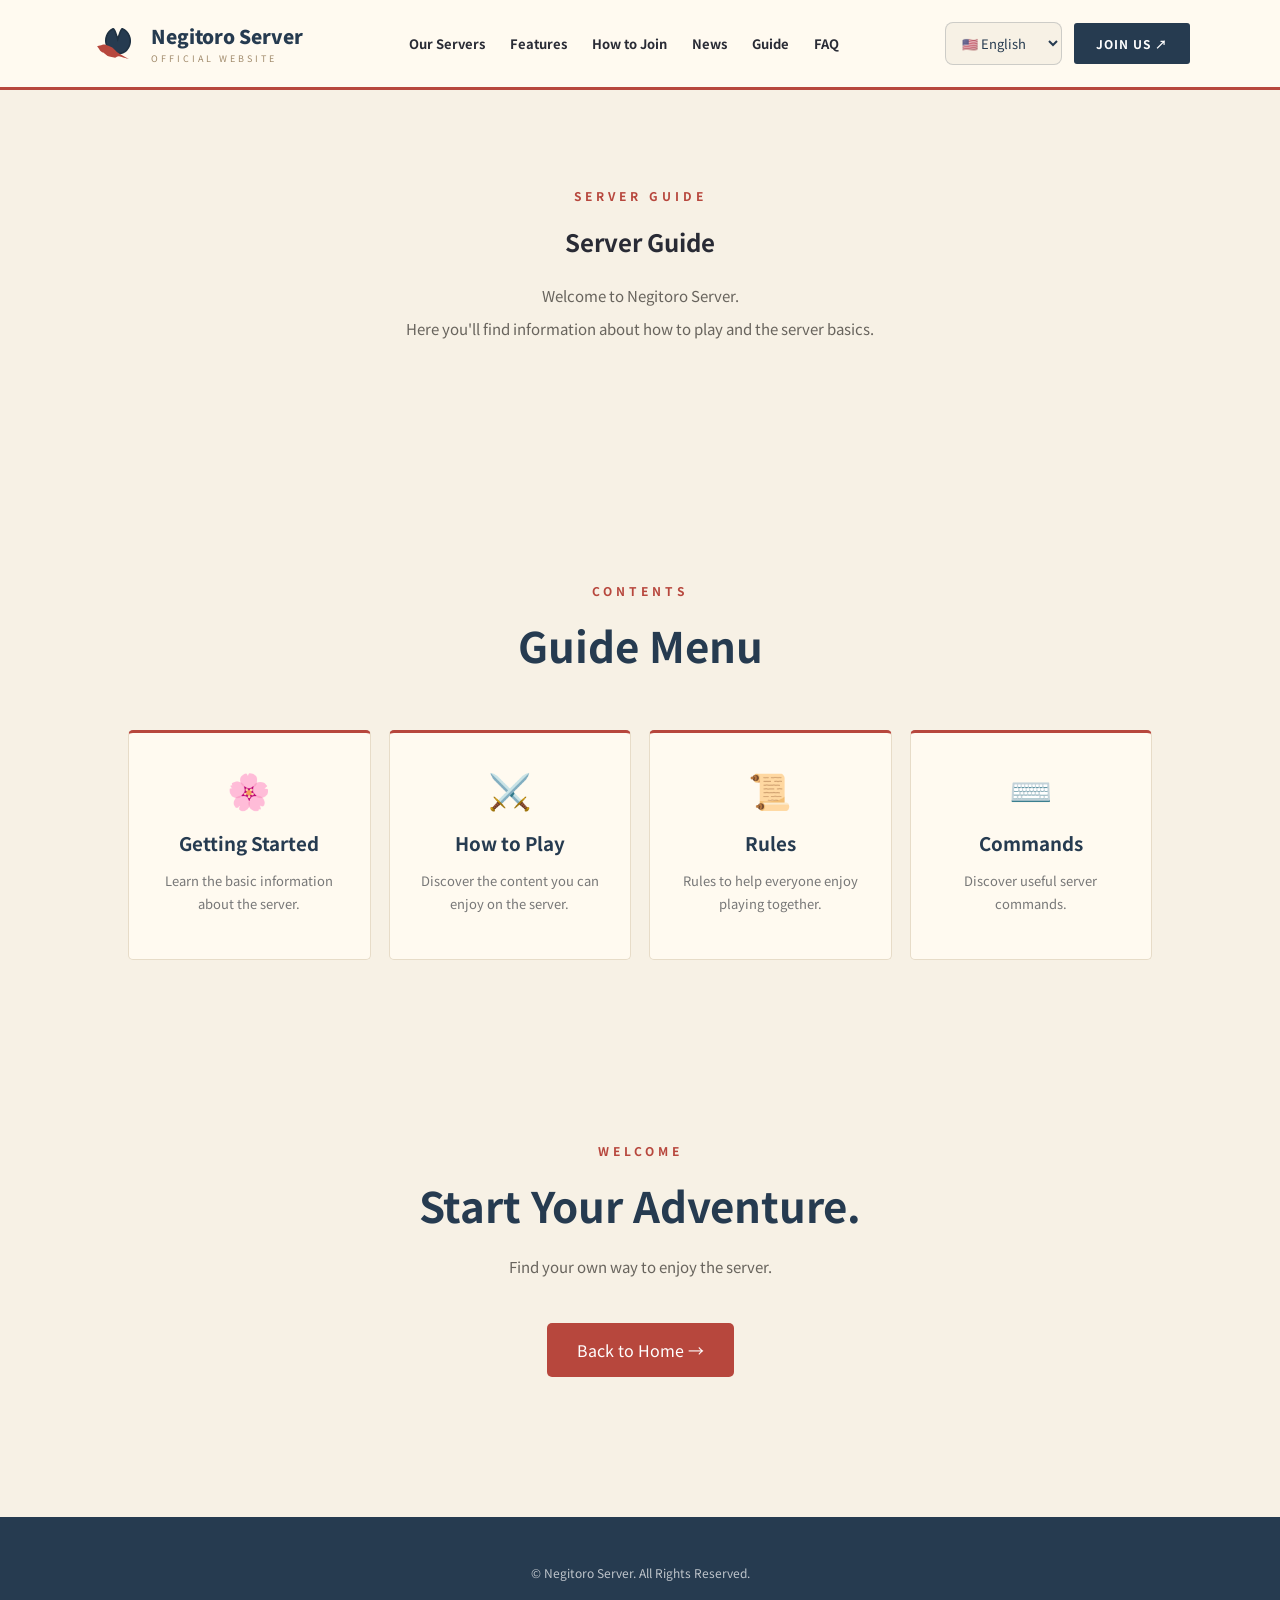
<file: guide.html>
<!DOCTYPE html>
<html lang="ja">
<head>
    <meta charset="UTF-8">
    <meta name="viewport" content="width=device-width, initial-scale=1.0">

    <title>ガイド | Negitoro Server</title>
    <meta name="description" content="Negitoro Serverの公式ガイド">

    <link rel="stylesheet" href="style.css">
</head>

<body>

<header class="header">
    <a href="index.html" class="logo">
        <span class="logo-mark">
            <img src="images/waterlily.svg" alt="Negitoro Server">
        </span>

        <span class="logo-text">
            <strong>Negitoro Server</strong>
            <small>OFFICIAL WEBSITE</small>
        </span>
    </a>

    <nav>
        <a href="servers.html" data-i18n="nav_servers">サーバー紹介</a>
        <a href="index.html#features" data-i18n="nav_features">特徴</a>
        <a href="index.html#join" data-i18n="nav_join">参加方法</a>
        <a href="index.html#news" data-i18n="nav_news">お知らせ</a>
        <a href="guide.html" data-i18n="nav_guide">ガイド</a>
        <a href="faq.html">FAQ</a>
    </nav>

    <div class="header-actions">
        <select id="languageSelect" aria-label="Language">
            <option value="ja">🇯🇵 日本語</option>
            <option value="en">🇺🇸 English</option>
            <option value="ko">🇰🇷 한국어</option>
            <option value="zh-CN">🇨🇳 简体中文</option>
            <option value="zh-TW">🇹🇼 繁體中文</option>
            <option value="de">🇩🇪 Deutsch</option>
            <option value="fr">🇫🇷 Français</option>
        </select>

        <a href="index.html#join" class="header-button">
            JOIN US ↗
        </a>
    </div>
</header>

<main>

    <section class="section">
        <div class="about-heading">
            <p class="section-label">SERVER GUIDE</p>

            <h1 data-i18n="guide_title">サーバーガイド</h1>

            <p class="about-description" data-i18n="guide_description">
                Negitoro Serverへようこそ。<br>
                ここではサーバーの遊び方や基本情報を紹介します。
            </p>
        </div>
    </section>

    <section class="section">
        <div class="about-heading">
            <p class="section-label">CONTENTS</p>
            <h2 data-i18n="menu_title">ガイドメニュー</h2>
        </div>

        <div class="about-grid">

            <a href="start.html" class="about-card">
                <span>🌸</span>
                <h3 data-i18n="start_title">はじめに</h3>
                <p data-i18n="start_description">サーバーの基本情報を紹介します。</p>
            </a>

            <a href="play.html" class="about-card">
                <span>⚔️</span>
                <h3 data-i18n="play_title">遊び方</h3>
                <p data-i18n="play_description">サーバーで楽しめるコンテンツを紹介します。</p>
            </a>

            <a href="rules.html" class="about-card">
                <span>📜</span>
                <h3 data-i18n="rules_title">ルール</h3>
                <p data-i18n="rules_description">みんなで楽しく遊ぶためのルールです。</p>
            </a>

            <a href="commands.html" class="about-card">
                <span>⌨️</span>
                <h3 data-i18n="commands_title">コマンド</h3>
                <p data-i18n="commands_description">便利なコマンドを紹介します。</p>
            </a>

        </div>
    </section>

    <section class="section">
        <div class="about-heading">
            <p class="section-label">WELCOME</p>

            <h2 data-i18n="welcome_title">冒険を始めよう。</h2>

            <p class="about-description" data-i18n="welcome_description">
                あなたらしい楽しみ方を見つけてください。
            </p>

            <a href="index.html" class="main-button" data-i18n="back_home">
                トップページへ戻る →
            </a>
        </div>
    </section>

</main>

<footer class="footer">
    <p>© Negitoro Server. All Rights Reserved.</p>
</footer>

<script>
document.addEventListener("DOMContentLoaded", () => {

    const translations = {

        ja: {
            nav_servers: "サーバー紹介",
            nav_features: "特徴",
            nav_join: "参加方法",
            nav_news: "お知らせ",
            nav_guide: "ガイド",

            guide_title: "サーバーガイド",
            guide_description: "Negitoro Serverへようこそ。<br>ここではサーバーの遊び方や基本情報を紹介します。",

            menu_title: "ガイドメニュー",

            start_title: "はじめに",
            start_description: "サーバーの基本情報を紹介します。",

            play_title: "遊び方",
            play_description: "サーバーで楽しめるコンテンツを紹介します。",

            rules_title: "ルール",
            rules_description: "みんなで楽しく遊ぶためのルールです。",

            commands_title: "コマンド",
            commands_description: "便利なコマンドを紹介します。",

            welcome_title: "冒険を始めよう。",
            welcome_description: "あなたらしい楽しみ方を見つけてください。",
            back_home: "トップページへ戻る →"
        },

        en: {
            nav_servers: "Our Servers",
            nav_features: "Features",
            nav_join: "How to Join",
            nav_news: "News",
            nav_guide: "Guide",

            guide_title: "Server Guide",
            guide_description: "Welcome to Negitoro Server.<br>Here you'll find information about how to play and the server basics.",

            menu_title: "Guide Menu",

            start_title: "Getting Started",
            start_description: "Learn the basic information about the server.",

            play_title: "How to Play",
            play_description: "Discover the content you can enjoy on the server.",

            rules_title: "Rules",
            rules_description: "Rules to help everyone enjoy playing together.",

            commands_title: "Commands",
            commands_description: "Discover useful server commands.",

            welcome_title: "Start Your Adventure.",
            welcome_description: "Find your own way to enjoy the server.",
            back_home: "Back to Home →"
        },

        ko: {
            nav_servers: "서버 소개",
            nav_features: "특징",
            nav_join: "참가 방법",
            nav_news: "공지사항",
            nav_guide: "가이드",

            guide_title: "서버 가이드",
            guide_description: "Negitoro Server에 오신 것을 환영합니다.<br>서버 플레이 방법과 기본 정보를 소개합니다.",

            menu_title: "가이드 메뉴",

            start_title: "처음 시작하기",
            start_description: "서버의 기본 정보를 소개합니다.",

            play_title: "플레이 방법",
            play_description: "서버에서 즐길 수 있는 콘텐츠를 소개합니다.",

            rules_title: "규칙",
            rules_description: "모두가 즐겁게 플레이하기 위한 규칙입니다.",

            commands_title: "명령어",
            commands_description: "유용한 서버 명령어를 소개합니다.",

            welcome_title: "모험을 시작해 보세요.",
            welcome_description: "나만의 방식으로 서버를 즐겨보세요.",
            back_home: "홈으로 돌아가기 →"
        },

        "zh-CN": {
            nav_servers: "服务器介绍",
            nav_features: "特色",
            nav_join: "加入方法",
            nav_news: "公告",
            nav_guide: "指南",

            guide_title: "服务器指南",
            guide_description: "欢迎来到 Negitoro Server。<br>这里将介绍服务器的玩法和基本信息。",

            menu_title: "指南菜单",

            start_title: "入门介绍",
            start_description: "了解服务器的基本信息。",

            play_title: "游玩方式",
            play_description: "了解服务器中可以体验的内容。",

            rules_title: "规则",
            rules_description: "为了让大家愉快游玩，请遵守这些规则。",

            commands_title: "指令",
            commands_description: "了解实用的服务器指令。",

            welcome_title: "开始你的冒险吧。",
            welcome_description: "找到属于自己的游玩方式。",
            back_home: "返回首页 →"
        },

        "zh-TW": {
            nav_servers: "伺服器介紹",
            nav_features: "特色",
            nav_join: "加入方式",
            nav_news: "公告",
            nav_guide: "指南",

            guide_title: "伺服器指南",
            guide_description: "歡迎來到 Negitoro Server。<br>這裡將介紹伺服器的玩法和基本資訊。",

            menu_title: "指南選單",

            start_title: "入門介紹",
            start_description: "了解伺服器的基本資訊。",

            play_title: "遊玩方式",
            play_description: "了解伺服器中可以體驗的內容。",

            rules_title: "規則",
            rules_description: "為了讓大家愉快遊玩，請遵守這些規則。",

            commands_title: "指令",
            commands_description: "了解實用的伺服器指令。",

            welcome_title: "開始你的冒險吧。",
            welcome_description: "找到屬於自己的遊玩方式。",
            back_home: "返回首頁 →"
        },

        de: {
            nav_servers: "Unsere Server",
            nav_features: "Features",
            nav_join: "Beitreten",
            nav_news: "Neuigkeiten",
            nav_guide: "Anleitung",

            guide_title: "Server-Anleitung",
            guide_description: "Willkommen auf Negitoro Server.<br>Hier findest du Informationen zum Spielen und zu den Grundlagen des Servers.",

            menu_title: "Anleitungsmenü",

            start_title: "Erste Schritte",
            start_description: "Hier findest du die grundlegenden Informationen zum Server.",

            play_title: "Spielanleitung",
            play_description: "Entdecke die Inhalte, die du auf dem Server erleben kannst.",

            rules_title: "Regeln",
            rules_description: "Regeln für ein angenehmes gemeinsames Spielerlebnis.",

            commands_title: "Befehle",
            commands_description: "Entdecke nützliche Server-Befehle.",

            welcome_title: "Starte dein Abenteuer.",
            welcome_description: "Finde deinen eigenen Weg, den Server zu genießen.",
            back_home: "Zurück zur Startseite →"
        },

        fr: {
            nav_servers: "Nos serveurs",
            nav_features: "Fonctionnalités",
            nav_join: "Comment rejoindre",
            nav_news: "Actualités",
            nav_guide: "Guide",

            guide_title: "Guide du serveur",
            guide_description: "Bienvenue sur Negitoro Server.<br>Tu trouveras ici des informations sur le fonctionnement et les bases du serveur.",

            menu_title: "Menu du guide",

            start_title: "Bien commencer",
            start_description: "Découvre les informations de base du serveur.",

            play_title: "Comment jouer",
            play_description: "Découvre les activités disponibles sur le serveur.",

            rules_title: "Règles",
            rules_description: "Les règles pour que tout le monde puisse s'amuser ensemble.",

            commands_title: "Commandes",
            commands_description: "Découvre les commandes utiles du serveur.",

            welcome_title: "Commence ton aventure.",
            welcome_description: "Trouve ta propre façon de profiter du serveur.",
            back_home: "Retour à l'accueil →"
        }

    };

    const languageSelect = document.getElementById("languageSelect");

    function getInitialLanguage() {
        const savedLanguage = localStorage.getItem("negitoro-language");

        if (savedLanguage && translations[savedLanguage]) {
            return savedLanguage;
        }

        const browserLanguage = navigator.language;

        if (browserLanguage.startsWith("zh")) {
            return browserLanguage.includes("TW") || browserLanguage.includes("HK")
                ? "zh-TW"
                : "zh-CN";
        }

        if (browserLanguage.startsWith("ko")) return "ko";
        if (browserLanguage.startsWith("de")) return "de";
        if (browserLanguage.startsWith("fr")) return "fr";
        if (browserLanguage.startsWith("en")) return "en";

        return "ja";
    }

    function applyLanguage(language) {
        if (!translations[language]) {
            language = "ja";
        }

        const t = translations[language];

        document.documentElement.lang = language;

        document.querySelectorAll("[data-i18n]").forEach(element => {
            const key = element.dataset.i18n;

            if (t[key]) {
                element.innerHTML = t[key];
            }
        });

        const titles = {
            ja: "ガイド | Negitoro Server",
            en: "Guide | Negitoro Server",
            ko: "가이드 | Negitoro Server",
            "zh-CN": "指南 | Negitoro Server",
            "zh-TW": "指南 | Negitoro Server",
            de: "Anleitung | Negitoro Server",
            fr: "Guide | Negitoro Server"
        };

        document.title = titles[language];

        localStorage.setItem("negitoro-language", language);
        languageSelect.value = language;
    }

    applyLanguage(getInitialLanguage());

    languageSelect.addEventListener("change", event => {
        applyLanguage(event.target.value);
    });

});
</script>

</body>
</html>
</file>
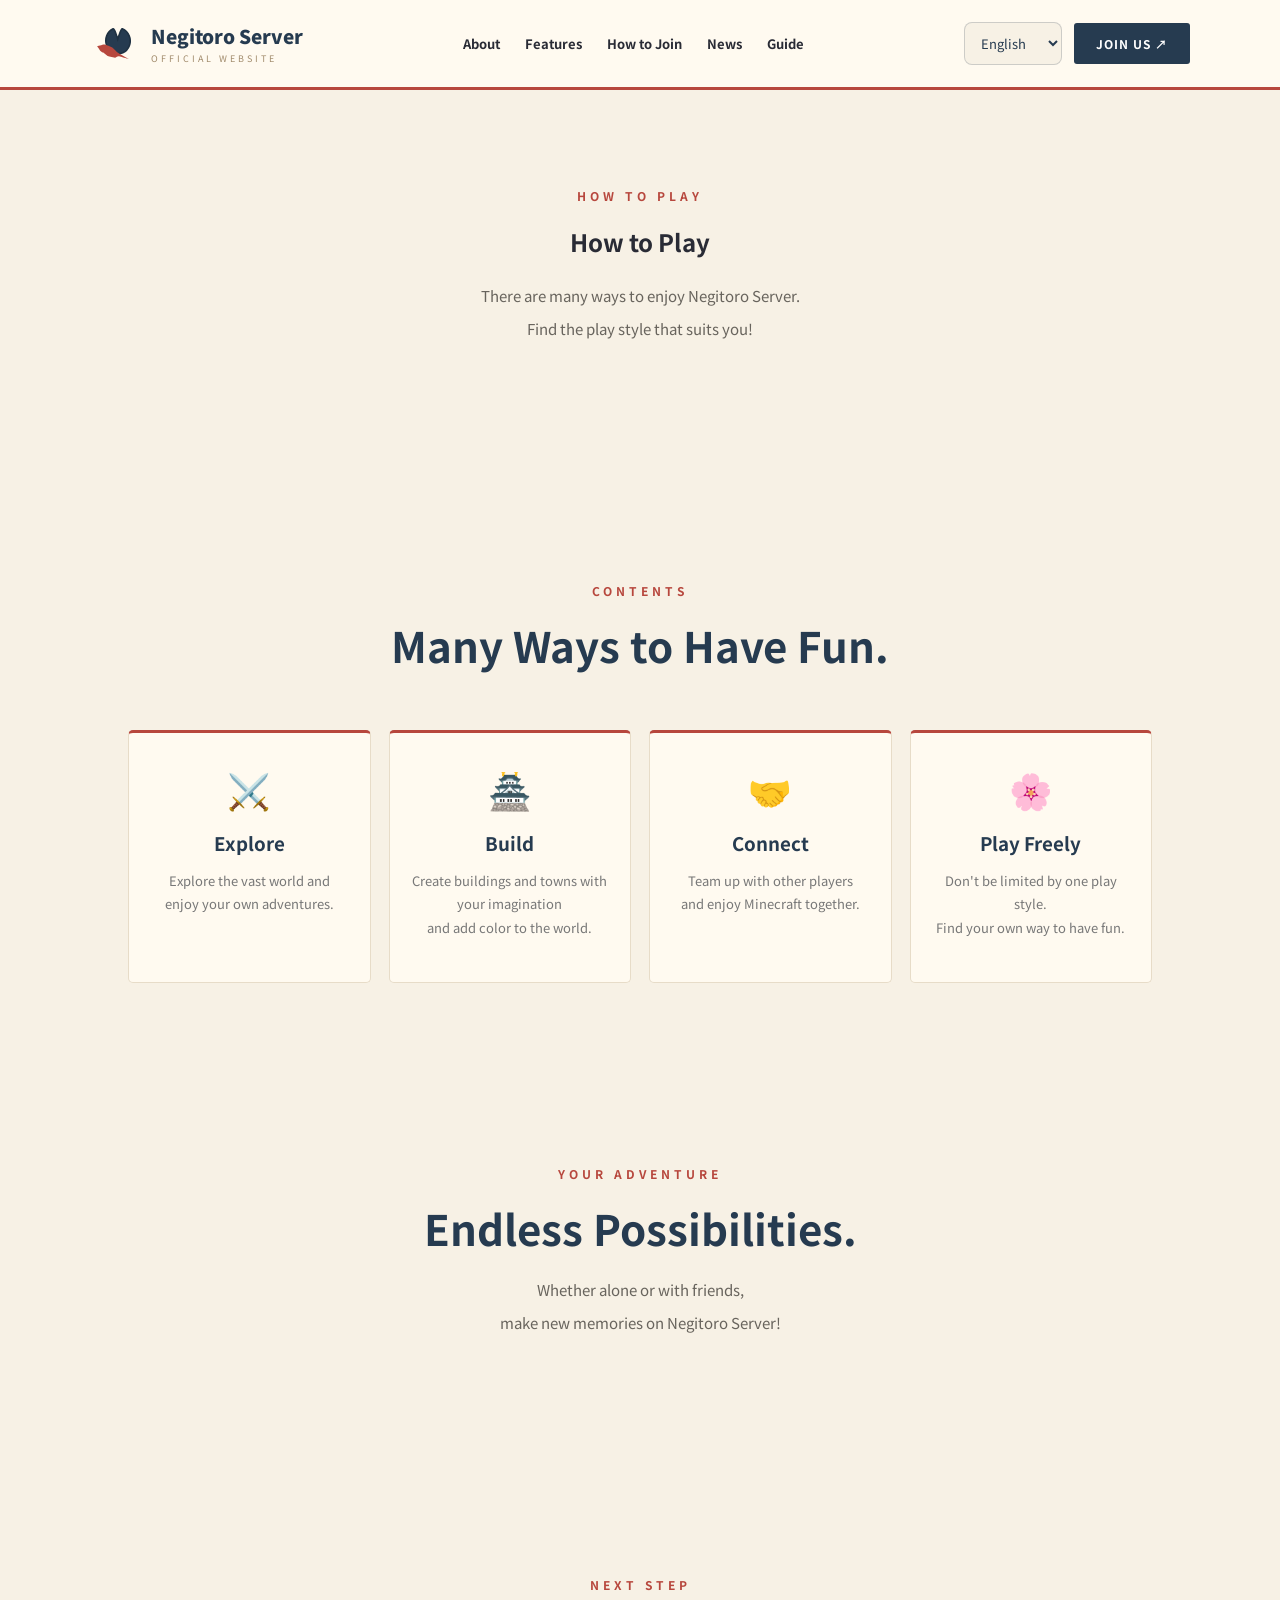
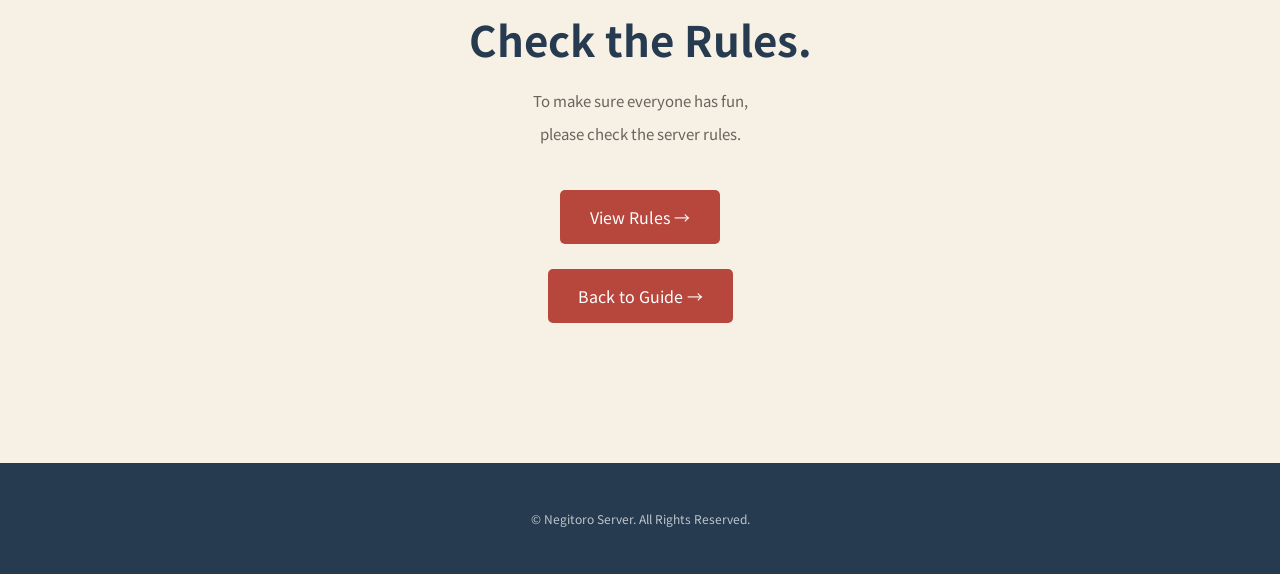
<file: play.html>
<!DOCTYPE html>
<html lang="ja">
<head>
    <meta charset="UTF-8">
    <meta name="viewport" content="width=device-width, initial-scale=1.0">

    <title>遊び方 | Negitoro Server</title>
    <meta name="description" content="Negitoro Serverで楽しめる遊び方を紹介します。">

    <link rel="stylesheet" href="style.css">
</head>

<body>

<header class="header">
    <a href="index.html" class="logo">
        <span class="logo-mark">
            <img src="images/waterlily.svg" alt="Negitoro Server">
        </span>

        <span class="logo-text">
            <strong>Negitoro Server</strong>
            <small>OFFICIAL WEBSITE</small>
        </span>
    </a>

    <nav>
        <a href="index.html#about" data-i18n="navAbout">サーバー紹介</a>
        <a href="index.html#features" data-i18n="navFeatures">特徴</a>
        <a href="index.html#join" data-i18n="navJoin">参加方法</a>
        <a href="index.html#news" data-i18n="navNews">お知らせ</a>
        <a href="guide.html" data-i18n="navGuide">ガイド</a>
    </nav>

    <div class="header-actions">
        <select id="languageSelect" aria-label="Language">
            <option value="ja">日本語</option>
            <option value="en">English</option>
            <option value="ko">한국어</option>
            <option value="zh-CN">简体中文</option>
            <option value="zh-TW">繁體中文</option>
            <option value="de">Deutsch</option>
            <option value="fr">Français</option>
        </select>

        <a href="index.html#join" class="header-button">
            JOIN US ↗
        </a>
    </div>
</header>

<main>

    <!-- ページタイトル -->
    <section class="section">
        <div class="about-heading">
            <p class="section-label">HOW TO PLAY</p>
            <h1 data-i18n="pageTitle">遊び方</h1>

            <p class="about-description" data-i18n="pageDescription">
                Negitoro Serverには、さまざまな楽しみ方があります。<br>
                あなたに合った遊び方を見つけてみよう！
            </p>
        </div>
    </section>

    <!-- コンテンツ紹介 -->
    <section class="section">
        <div class="about-heading">
            <p class="section-label">CONTENTS</p>
            <h2 data-i18n="contentsTitle">楽しみ方いろいろ。</h2>
        </div>

        <div class="about-grid">

            <div class="about-card">
                <span>⚔️</span>
                <h3 data-i18n="adventureTitle">冒険する</h3>
                <p data-i18n="adventureDescription">
                    広い世界を探索して、<br>
                    自分だけの冒険を楽しもう。
                </p>
            </div>

            <div class="about-card">
                <span>🏯</span>
                <h3 data-i18n="buildTitle">建築する</h3>
                <p data-i18n="buildDescription">
                    自由な発想で建物や街を作り、<br>
                    世界を彩ろう。
                </p>
            </div>

            <div class="about-card">
                <span>🤝</span>
                <h3 data-i18n="socialTitle">交流する</h3>
                <p data-i18n="socialDescription">
                    ほかのプレイヤーと協力して、<br>
                    一緒にMinecraftを楽しもう。
                </p>
            </div>

            <div class="about-card">
                <span>🌸</span>
                <h3 data-i18n="freeTitle">自由に遊ぶ</h3>
                <p data-i18n="freeDescription">
                    決まった遊び方に縛られず、<br>
                    自分らしい楽しみ方を見つけよう。
                </p>
            </div>

        </div>
    </section>

    <!-- おすすめ -->
    <section class="section">
        <div class="about-heading">
            <p class="section-label">YOUR ADVENTURE</p>
            <h2 data-i18n="adventureHeading">楽しみ方は無限大。</h2>

            <p class="about-description" data-i18n="adventureDescription2">
                一人でも、仲間と一緒でも。<br>
                Negitoro Serverで新しい思い出を作ろう！
            </p>
        </div>
    </section>

    <!-- 次のページ -->
    <section class="section">
        <div class="about-heading">
            <p class="section-label">NEXT STEP</p>
            <h2 data-i18n="nextTitle">ルールを確認しよう。</h2>

            <p class="about-description" data-i18n="nextDescription">
                みんなが楽しく遊べるように、<br>
                サーバーのルールを確認してね。
            </p>

            <a href="rules.html" class="main-button" data-i18n="rulesButton">
                ルールを見る →
            </a>

            <br>

            <a href="guide.html" class="main-button" data-i18n="guideButton">
                ガイド一覧へ戻る →
            </a>
        </div>
    </section>

</main>

<footer class="footer">
    <p>© Negitoro Server. All Rights Reserved.</p>
</footer>

<script>
const translations = {
    ja: {
        title: "遊び方 | Negitoro Server",
        description: "Negitoro Serverで楽しめる遊び方を紹介します。",
        navAbout: "サーバー紹介",
        navFeatures: "特徴",
        navJoin: "参加方法",
        navNews: "お知らせ",
        navGuide: "ガイド",
        pageTitle: "遊び方",
        pageDescription: "Negitoro Serverには、さまざまな楽しみ方があります。<br>あなたに合った遊び方を見つけてみよう！",
        contentsTitle: "楽しみ方いろいろ。",
        adventureTitle: "冒険する",
        adventureDescription: "広い世界を探索して、<br>自分だけの冒険を楽しもう。",
        buildTitle: "建築する",
        buildDescription: "自由な発想で建物や街を作り、<br>世界を彩ろう。",
        socialTitle: "交流する",
        socialDescription: "ほかのプレイヤーと協力して、<br>一緒にMinecraftを楽しもう。",
        freeTitle: "自由に遊ぶ",
        freeDescription: "決まった遊び方に縛られず、<br>自分らしい楽しみ方を見つけよう。",
        adventureHeading: "楽しみ方は無限大。",
        adventureDescription2: "一人でも、仲間と一緒でも。<br>Negitoro Serverで新しい思い出を作ろう！",
        nextTitle: "ルールを確認しよう。",
        nextDescription: "みんなが楽しく遊べるように、<br>サーバーのルールを確認してね。",
        rulesButton: "ルールを見る →",
        guideButton: "ガイド一覧へ戻る →"
    },

    en: {
        title: "How to Play | Negitoro Server",
        description: "Discover the different ways to enjoy Negitoro Server.",
        navAbout: "About",
        navFeatures: "Features",
        navJoin: "How to Join",
        navNews: "News",
        navGuide: "Guide",
        pageTitle: "How to Play",
        pageDescription: "There are many ways to enjoy Negitoro Server.<br>Find the play style that suits you!",
        contentsTitle: "Many Ways to Have Fun.",
        adventureTitle: "Explore",
        adventureDescription: "Explore the vast world and<br>enjoy your own adventures.",
        buildTitle: "Build",
        buildDescription: "Create buildings and towns with your imagination<br>and add color to the world.",
        socialTitle: "Connect",
        socialDescription: "Team up with other players<br>and enjoy Minecraft together.",
        freeTitle: "Play Freely",
        freeDescription: "Don't be limited by one play style.<br>Find your own way to have fun.",
        adventureHeading: "Endless Possibilities.",
        adventureDescription2: "Whether alone or with friends,<br>make new memories on Negitoro Server!",
        nextTitle: "Check the Rules.",
        nextDescription: "To make sure everyone has fun,<br>please check the server rules.",
        rulesButton: "View Rules →",
        guideButton: "Back to Guide →"
    },

    ko: {
        title: "플레이 방법 | Negitoro Server",
        description: "Negitoro Server에서 즐길 수 있는 다양한 방법을 소개합니다.",
        navAbout: "서버 소개",
        navFeatures: "특징",
        navJoin: "참가 방법",
        navNews: "공지사항",
        navGuide: "가이드",
        pageTitle: "플레이 방법",
        pageDescription: "Negitoro Server에는 다양한 즐길 거리가 있습니다.<br>자신에게 맞는 플레이 스타일을 찾아보세요!",
        contentsTitle: "다양한 즐길 거리.",
        adventureTitle: "모험하기",
        adventureDescription: "넓은 세계를 탐험하며<br>나만의 모험을 즐겨보세요.",
        buildTitle: "건축하기",
        buildDescription: "자유로운 상상력으로 건물과 마을을 만들고<br>세상을 아름답게 꾸며보세요.",
        socialTitle: "교류하기",
        socialDescription: "다른 플레이어와 협력하며<br>함께 Minecraft를 즐겨보세요.",
        freeTitle: "자유롭게 즐기기",
        freeDescription: "정해진 방식에 얽매이지 말고<br>나만의 즐기는 방법을 찾아보세요.",
        adventureHeading: "즐기는 방법은 무궁무진합니다.",
        adventureDescription2: "혼자서도, 친구들과 함께도.<br>Negitoro Server에서 새로운 추억을 만들어 보세요!",
        nextTitle: "규칙을 확인해 보세요.",
        nextDescription: "모두가 즐겁게 플레이할 수 있도록<br>서버 규칙을 확인해 주세요.",
        rulesButton: "규칙 보기 →",
        guideButton: "가이드 목록으로 돌아가기 →"
    },

    "zh-CN": {
        title: "游玩方式 | Negitoro Server",
        description: "介绍在 Negitoro Server 中可以体验的各种玩法。",
        navAbout: "服务器介绍",
        navFeatures: "特色",
        navJoin: "加入方法",
        navNews: "公告",
        navGuide: "指南",
        pageTitle: "游玩方式",
        pageDescription: "Negitoro Server 有各种各样的玩法。<br>找到适合自己的游玩方式吧！",
        contentsTitle: "丰富多彩的玩法。",
        adventureTitle: "冒险探索",
        adventureDescription: "探索广阔的世界，<br>享受属于自己的冒险。",
        buildTitle: "建筑创造",
        buildDescription: "发挥想象力建造建筑和城镇，<br>为世界增添色彩。",
        socialTitle: "交流互动",
        socialDescription: "与其他玩家合作，<br>一起享受 Minecraft。",
        freeTitle: "自由游玩",
        freeDescription: "不受固定玩法的限制，<br>寻找属于自己的乐趣。",
        adventureHeading: "乐趣无限。",
        adventureDescription2: "无论独自一人还是与朋友一起，<br>都来 Negitoro Server 创造新的回忆吧！",
        nextTitle: "查看服务器规则。",
        nextDescription: "为了让大家都能愉快地游玩，<br>请确认服务器规则。",
        rulesButton: "查看规则 →",
        guideButton: "返回指南列表 →"
    },

    "zh-TW": {
        title: "遊玩方式 | Negitoro Server",
        description: "介紹在 Negitoro Server 中可以體驗的各種玩法。",
        navAbout: "伺服器介紹",
        navFeatures: "特色",
        navJoin: "加入方式",
        navNews: "公告",
        navGuide: "指南",
        pageTitle: "遊玩方式",
        pageDescription: "Negitoro Server 有各式各樣的玩法。<br>找出適合自己的遊玩方式吧！",
        contentsTitle: "豐富多彩的玩法。",
        adventureTitle: "冒險探索",
        adventureDescription: "探索廣闊的世界，<br>享受屬於自己的冒險。",
        buildTitle: "建築創作",
        buildDescription: "發揮想像力建造建築與城鎮，<br>為世界增添色彩。",
        socialTitle: "交流互動",
        socialDescription: "與其他玩家合作，<br>一起享受 Minecraft。",
        freeTitle: "自由遊玩",
        freeDescription: "不受固定玩法限制，<br>尋找屬於自己的樂趣。",
        adventureHeading: "樂趣無限。",
        adventureDescription2: "無論獨自一人或與朋友一起，<br>都來 Negitoro Server 創造新的回憶吧！",
        nextTitle: "確認伺服器規則。",
        nextDescription: "為了讓大家都能愉快地遊玩，<br>請確認伺服器規則。",
        rulesButton: "查看規則 →",
        guideButton: "返回指南列表 →"
    },

    de: {
        title: "Spielanleitung | Negitoro Server",
        description: "Entdecke die verschiedenen Spielmöglichkeiten auf dem Negitoro Server.",
        navAbout: "Über den Server",
        navFeatures: "Features",
        navJoin: "Beitreten",
        navNews: "Neuigkeiten",
        navGuide: "Guide",
        pageTitle: "Spielanleitung",
        pageDescription: "Auf dem Negitoro Server gibt es viele Möglichkeiten, Spaß zu haben.<br>Finde deinen eigenen Spielstil!",
        contentsTitle: "Viele Möglichkeiten.",
        adventureTitle: "Abenteuer erleben",
        adventureDescription: "Erkunde die weite Welt und<br>erlebe deine eigenen Abenteuer.",
        buildTitle: "Bauen",
        buildDescription: "Erschaffe Gebäude und Städte mit deiner Fantasie<br>und gestalte die Welt.",
        socialTitle: "Gemeinsam spielen",
        socialDescription: "Arbeite mit anderen Spielern zusammen<br>und genieße Minecraft gemeinsam.",
        freeTitle: "Frei spielen",
        freeDescription: "Lass dich nicht auf einen Spielstil festlegen.<br>Finde deinen eigenen Spaß.",
        adventureHeading: "Unendliche Möglichkeiten.",
        adventureDescription2: "Ob allein oder mit Freunden:<br>Erlebe neue Abenteuer auf dem Negitoro Server!",
        nextTitle: "Regeln ansehen.",
        nextDescription: "Damit alle Spaß haben können,<br>lies bitte die Serverregeln.",
        rulesButton: "Regeln ansehen →",
        guideButton: "Zurück zur Guide-Übersicht →"
    },

    fr: {
        title: "Comment jouer | Negitoro Server",
        description: "Découvrez les différentes façons de profiter de Negitoro Server.",
        navAbout: "À propos",
        navFeatures: "Fonctionnalités",
        navJoin: "Rejoindre",
        navNews: "Actualités",
        navGuide: "Guide",
        pageTitle: "Comment jouer",
        pageDescription: "Negitoro Server propose de nombreuses façons de s'amuser.<br>Trouvez le style de jeu qui vous correspond !",
        contentsTitle: "De nombreuses possibilités.",
        adventureTitle: "Explorer",
        adventureDescription: "Explorez un vaste monde et<br>vivez vos propres aventures.",
        buildTitle: "Construire",
        buildDescription: "Créez des bâtiments et des villes selon votre imagination<br>et embellissez le monde.",
        socialTitle: "Échanger",
        socialDescription: "Coopérez avec d'autres joueurs<br>et profitez de Minecraft ensemble.",
        freeTitle: "Jouer librement",
        freeDescription: "Ne vous limitez pas à une seule façon de jouer.<br>Trouvez votre propre plaisir.",
        adventureHeading: "Des possibilités infinies.",
        adventureDescription2: "Seul ou avec des amis,<br>créez de nouveaux souvenirs sur Negitoro Server !",
        nextTitle: "Consultez les règles.",
        nextDescription: "Pour que tout le monde puisse s'amuser,<br>veuillez consulter les règles du serveur.",
        rulesButton: "Voir les règles →",
        guideButton: "Retour au guide →"
    }
};

function applyLanguage(language) {
    const selected = translations[language] ? language : "ja";
    const texts = translations[selected];

    document.documentElement.lang = selected;
    document.title = texts.title;

    document.querySelector('meta[name="description"]')
        .setAttribute("content", texts.description);

    document.querySelectorAll("[data-i18n]").forEach(element => {
        const key = element.dataset.i18n;

        if (texts[key] !== undefined) {
            element.innerHTML = texts[key];
        }
    });

    document.getElementById("languageSelect").value = selected;
    localStorage.setItem("negitoro-language", selected);
}

function getInitialLanguage() {
    const saved = localStorage.getItem("negitoro-language");

    if (saved && translations[saved]) {
        return saved;
    }

    const browserLanguage = navigator.language || "ja";

    if (browserLanguage.startsWith("zh")) {
        return browserLanguage.includes("TW") ||
               browserLanguage.includes("HK")
            ? "zh-TW"
            : "zh-CN";
    }

    const language = browserLanguage.split("-")[0];

    return translations[language] ? language : "ja";
}

const languageSelect = document.getElementById("languageSelect");

languageSelect.addEventListener("change", event => {
    applyLanguage(event.target.value);
});

applyLanguage(getInitialLanguage());
</script>

</body>
</html>
</file>
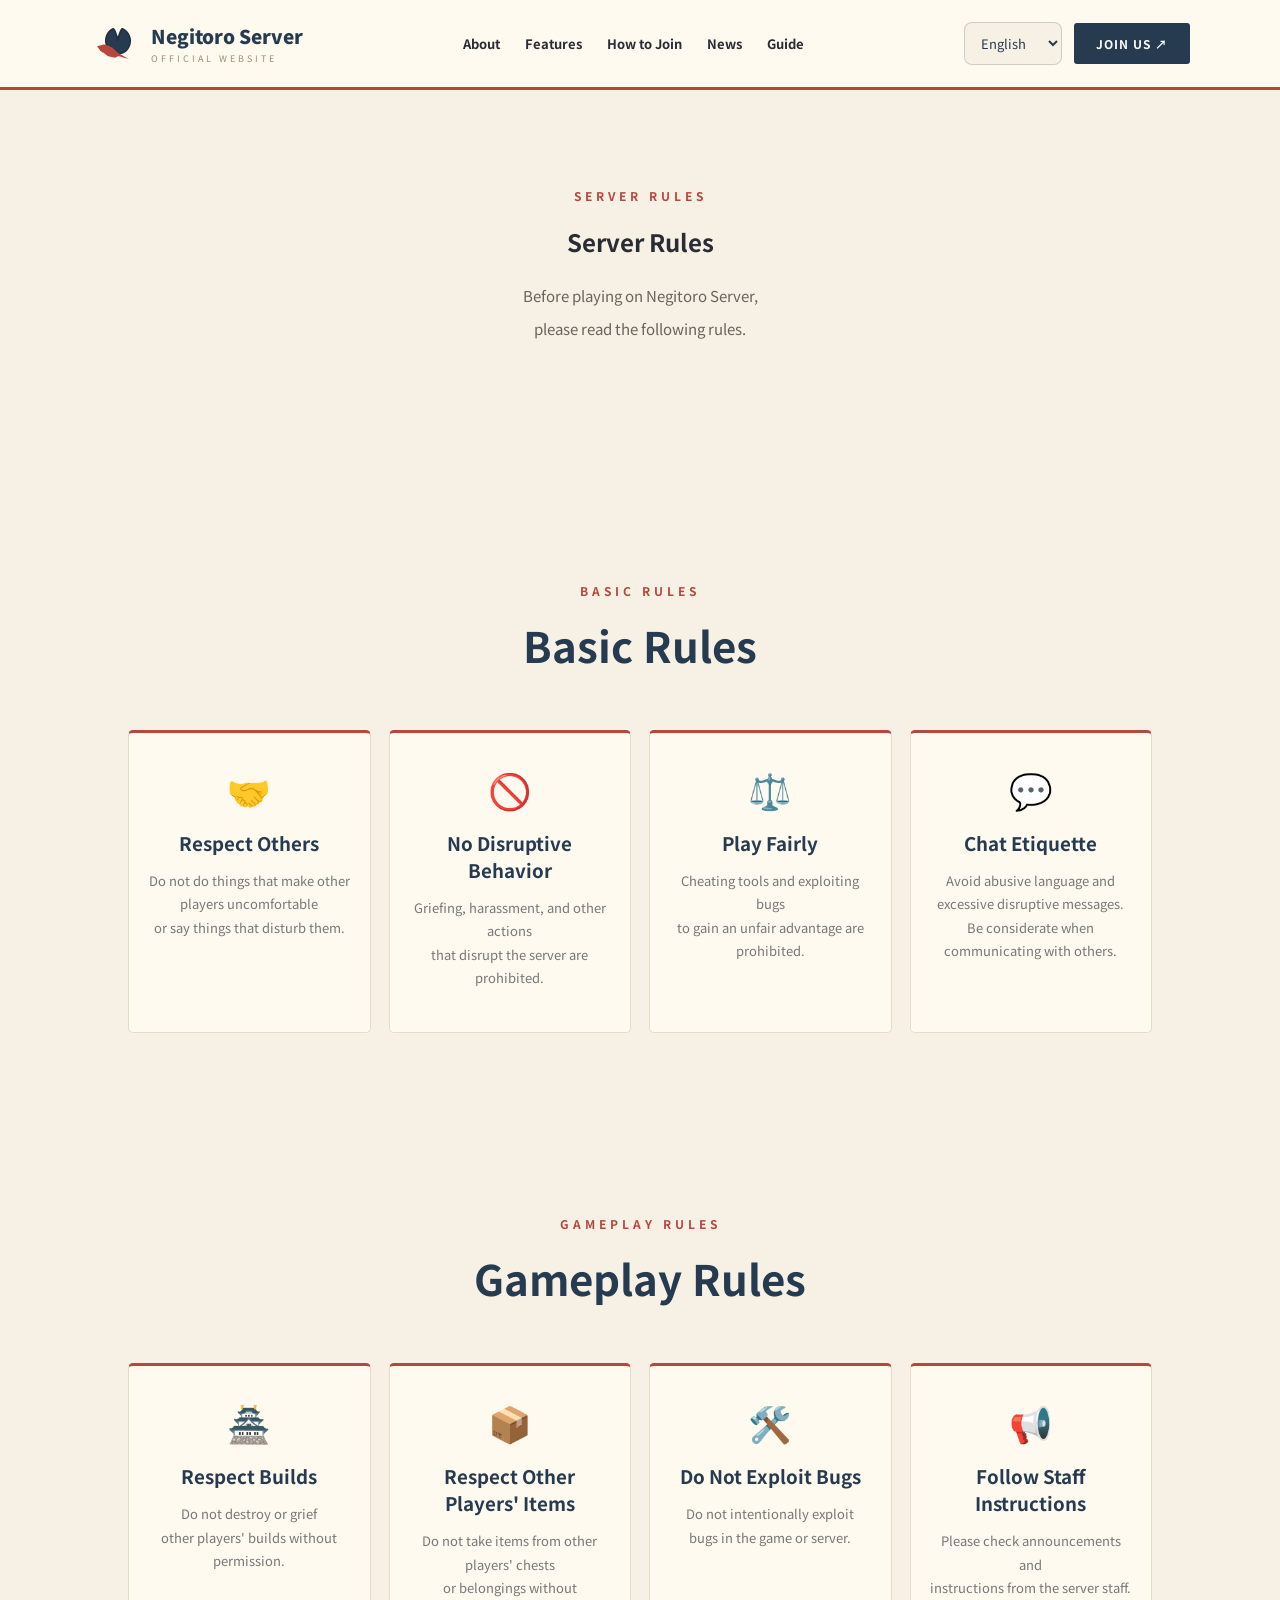
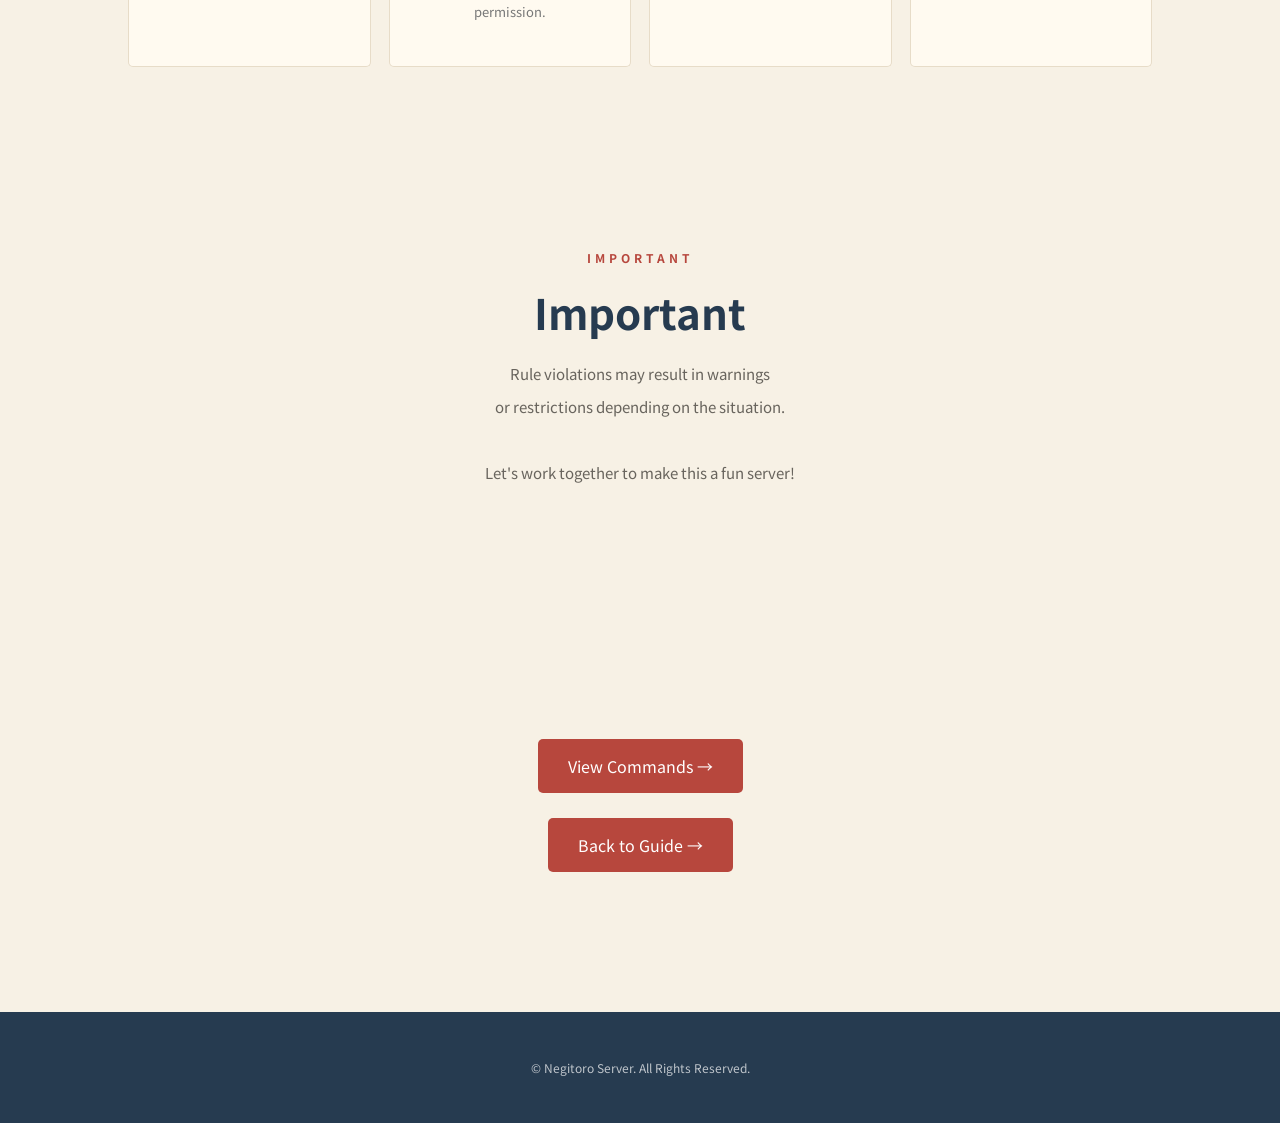
<file: rules.html>
<!DOCTYPE html>
<html lang="ja">
<head>
    <meta charset="UTF-8">
    <meta name="viewport" content="width=device-width, initial-scale=1.0">

    <title>ルール | Negitoro Server</title>
    <meta name="description" content="Negitoro Serverのサーバールール">

    <link rel="stylesheet" href="style.css">
</head>

<body>

<header class="header">
    <a href="index.html" class="logo">
        <span class="logo-mark">
            <img src="images/waterlily.svg" alt="Negitoro Server">
        </span>

        <span class="logo-text">
            <strong>Negitoro Server</strong>
            <small>OFFICIAL WEBSITE</small>
        </span>
    </a>

    <nav>
        <a href="index.html#about" data-i18n="navAbout">サーバー紹介</a>
        <a href="index.html#features" data-i18n="navFeatures">特徴</a>
        <a href="index.html#join" data-i18n="navJoin">参加方法</a>
        <a href="index.html#news" data-i18n="navNews">お知らせ</a>
        <a href="guide.html" data-i18n="navGuide">ガイド</a>
    </nav>

    <div class="header-actions">
        <select id="languageSelect" aria-label="Language">
            <option value="ja">日本語</option>
            <option value="en">English</option>
            <option value="ko">한국어</option>
            <option value="zh-CN">简体中文</option>
            <option value="zh-TW">繁體中文</option>
            <option value="de">Deutsch</option>
            <option value="fr">Français</option>
        </select>

        <a href="index.html#join" class="header-button">
            JOIN US ↗
        </a>
    </div>
</header>

<main>

    <!-- ページタイトル -->
    <section class="section">
        <div class="about-heading">
            <p class="section-label">SERVER RULES</p>
            <h1 data-i18n="pageTitle">サーバールール</h1>

            <p class="about-description" data-i18n="pageDescription">
                Negitoro Serverを利用する前に、<br>
                以下のルールを確認してください。
            </p>
        </div>
    </section>

    <!-- 基本ルール -->
    <section class="section">
        <div class="about-heading">
            <p class="section-label">BASIC RULES</p>
            <h2 data-i18n="basicTitle">基本ルール</h2>
        </div>

        <div class="about-grid">

            <div class="about-card">
                <span>🤝</span>
                <h3 data-i18n="respectTitle">相手を尊重する</h3>
                <p data-i18n="respectDescription">
                    ほかのプレイヤーが嫌がる行為や、
                    迷惑になる発言はやめましょう。
                </p>
            </div>

            <div class="about-card">
                <span>🚫</span>
                <h3 data-i18n="troubleTitle">迷惑行為の禁止</h3>
                <p data-i18n="troubleDescription">
                    荒らしや嫌がらせなど、
                    サーバーの秩序を乱す行為は禁止です。
                </p>
            </div>

            <div class="about-card">
                <span>⚖️</span>
                <h3 data-i18n="fairTitle">公平にプレイする</h3>
                <p data-i18n="fairDescription">
                    不正なツールや不具合の悪用など、
                    不公平になる行為は禁止です。
                </p>
            </div>

            <div class="about-card">
                <span>💬</span>
                <h3 data-i18n="chatTitle">チャットマナー</h3>
                <p data-i18n="chatDescription">
                    暴言や過度な迷惑発言を避け、
                    お互いに気持ちよく交流しましょう。
                </p>
            </div>

        </div>
    </section>

    <!-- 建築・プレイ -->
    <section class="section">
        <div class="about-heading">
            <p class="section-label">GAMEPLAY RULES</p>
            <h2 data-i18n="gameplayTitle">プレイ時のルール</h2>
        </div>

        <div class="about-grid">

            <div class="about-card">
                <span>🏯</span>
                <h3 data-i18n="buildingTitle">建築物を大切に</h3>
                <p data-i18n="buildingDescription">
                    他人の建築物を許可なく破壊したり、
                    荒らしたりしないでください。
                </p>
            </div>

            <div class="about-card">
                <span>📦</span>
                <h3 data-i18n="itemsTitle">アイテムの取り扱い</h3>
                <p data-i18n="itemsDescription">
                    他人のチェストや所有物を、
                    許可なく持ち去らないでください。
                </p>
            </div>

            <div class="about-card">
                <span>🛠️</span>
                <h3 data-i18n="bugsTitle">不具合の悪用禁止</h3>
                <p data-i18n="bugsDescription">
                    ゲームやサーバーの不具合を
                    意図的に悪用しないでください。
                </p>
            </div>

            <div class="about-card">
                <span>📢</span>
                <h3 data-i18n="staffTitle">運営の案内に従う</h3>
                <p data-i18n="staffDescription">
                    サーバー運営からの案内や
                    注意事項を確認しましょう。
                </p>
            </div>

        </div>
    </section>

    <!-- 注意事項 -->
    <section class="section">
        <div class="about-heading">
            <p class="section-label">IMPORTANT</p>
            <h2 data-i18n="importantTitle">最後に</h2>

            <p class="about-description" data-i18n="importantDescription">
                ルールに違反した場合、内容に応じて
                注意や利用制限などの対応を行うことがあります。<br><br>
                みんなで楽しいサーバーを作っていきましょう！
            </p>
        </div>
    </section>

    <!-- 戻る -->
    <section class="section">
        <div class="about-heading">
            <a href="commands.html" class="main-button" data-i18n="commandsButton">
                コマンドを見る →
            </a>

            <br>

            <a href="guide.html" class="main-button" data-i18n="guideButton">
                ガイド一覧へ戻る →
            </a>
        </div>
    </section>

</main>

<footer class="footer">
    <p>© Negitoro Server. All Rights Reserved.</p>
</footer>

<script>
const translations = {
    ja: {
        title: "ルール | Negitoro Server",
        description: "Negitoro Serverのサーバールール",
        navAbout: "サーバー紹介",
        navFeatures: "特徴",
        navJoin: "参加方法",
        navNews: "お知らせ",
        navGuide: "ガイド",
        pageTitle: "サーバールール",
        pageDescription: "Negitoro Serverを利用する前に、<br>以下のルールを確認してください。",
        basicTitle: "基本ルール",
        respectTitle: "相手を尊重する",
        respectDescription: "ほかのプレイヤーが嫌がる行為や、<br>迷惑になる発言はやめましょう。",
        troubleTitle: "迷惑行為の禁止",
        troubleDescription: "荒らしや嫌がらせなど、<br>サーバーの秩序を乱す行為は禁止です。",
        fairTitle: "公平にプレイする",
        fairDescription: "不正なツールや不具合の悪用など、<br>不公平になる行為は禁止です。",
        chatTitle: "チャットマナー",
        chatDescription: "暴言や過度な迷惑発言を避け、<br>お互いに気持ちよく交流しましょう。",
        gameplayTitle: "プレイ時のルール",
        buildingTitle: "建築物を大切に",
        buildingDescription: "他人の建築物を許可なく破壊したり、<br>荒らしたりしないでください。",
        itemsTitle: "アイテムの取り扱い",
        itemsDescription: "他人のチェストや所有物を、<br>許可なく持ち去らないでください。",
        bugsTitle: "不具合の悪用禁止",
        bugsDescription: "ゲームやサーバーの不具合を<br>意図的に悪用しないでください。",
        staffTitle: "運営の案内に従う",
        staffDescription: "サーバー運営からの案内や<br>注意事項を確認しましょう。",
        importantTitle: "最後に",
        importantDescription: "ルールに違反した場合、内容に応じて<br>注意や利用制限などの対応を行うことがあります。<br><br>みんなで楽しいサーバーを作っていきましょう！",
        commandsButton: "コマンドを見る →",
        guideButton: "ガイド一覧へ戻る →"
    },

    en: {
        title: "Rules | Negitoro Server",
        description: "Server rules for Negitoro Server.",
        navAbout: "About",
        navFeatures: "Features",
        navJoin: "How to Join",
        navNews: "News",
        navGuide: "Guide",
        pageTitle: "Server Rules",
        pageDescription: "Before playing on Negitoro Server,<br>please read the following rules.",
        basicTitle: "Basic Rules",
        respectTitle: "Respect Others",
        respectDescription: "Do not do things that make other players uncomfortable<br>or say things that disturb them.",
        troubleTitle: "No Disruptive Behavior",
        troubleDescription: "Griefing, harassment, and other actions<br>that disrupt the server are prohibited.",
        fairTitle: "Play Fairly",
        fairDescription: "Cheating tools and exploiting bugs<br>to gain an unfair advantage are prohibited.",
        chatTitle: "Chat Etiquette",
        chatDescription: "Avoid abusive language and excessive disruptive messages.<br>Be considerate when communicating with others.",
        gameplayTitle: "Gameplay Rules",
        buildingTitle: "Respect Builds",
        buildingDescription: "Do not destroy or grief<br>other players' builds without permission.",
        itemsTitle: "Respect Other Players' Items",
        itemsDescription: "Do not take items from other players' chests<br>or belongings without permission.",
        bugsTitle: "Do Not Exploit Bugs",
        bugsDescription: "Do not intentionally exploit<br>bugs in the game or server.",
        staffTitle: "Follow Staff Instructions",
        staffDescription: "Please check announcements and<br>instructions from the server staff.",
        importantTitle: "Important",
        importantDescription: "Rule violations may result in warnings<br>or restrictions depending on the situation.<br><br>Let's work together to make this a fun server!",
        commandsButton: "View Commands →",
        guideButton: "Back to Guide →"
    },

    ko: {
        title: "규칙 | Negitoro Server",
        description: "Negitoro Server의 서버 규칙",
        navAbout: "서버 소개",
        navFeatures: "특징",
        navJoin: "참가 방법",
        navNews: "공지사항",
        navGuide: "가이드",
        pageTitle: "서버 규칙",
        pageDescription: "Negitoro Server를 이용하기 전에<br>다음 규칙을 확인해 주세요.",
        basicTitle: "기본 규칙",
        respectTitle: "서로 존중하기",
        respectDescription: "다른 플레이어가 싫어하는 행동이나<br>불쾌감을 주는 발언은 삼가 주세요.",
        troubleTitle: "방해 행위 금지",
        troubleDescription: "그리핑이나 괴롭힘 등<br>서버 질서를 어지럽히는 행위는 금지됩니다.",
        fairTitle: "공정하게 플레이하기",
        fairDescription: "부정한 도구 사용이나 버그 악용 등<br>불공정한 행위는 금지됩니다.",
        chatTitle: "채팅 예절",
        chatDescription: "욕설이나 지나친 방해 발언을 피하고<br>서로 기분 좋게 소통해 주세요.",
        gameplayTitle: "플레이 규칙",
        buildingTitle: "건축물 소중히 하기",
        buildingDescription: "다른 사람의 건축물을 허락 없이 파괴하거나<br>그리핑하지 마세요.",
        itemsTitle: "아이템 취급",
        itemsDescription: "다른 사람의 상자나 소유물을<br>허락 없이 가져가지 마세요.",
        bugsTitle: "버그 악용 금지",
        bugsDescription: "게임이나 서버의 버그를<br>의도적으로 악용하지 마세요.",
        staffTitle: "운영진 안내 따르기",
        staffDescription: "서버 운영진의 공지와<br>안내 사항을 확인해 주세요.",
        importantTitle: "마지막으로",
        importantDescription: "규칙을 위반하면 상황에 따라<br>경고나 이용 제한 등의 조치가 있을 수 있습니다.<br><br>모두 함께 즐거운 서버를 만들어 갑시다!",
        commandsButton: "명령어 보기 →",
        guideButton: "가이드 목록으로 돌아가기 →"
    },

    "zh-CN": {
        title: "服务器规则 | Negitoro Server",
        description: "Negitoro Server的服务器规则",
        navAbout: "服务器介绍",
        navFeatures: "特色",
        navJoin: "加入方法",
        navNews: "公告",
        navGuide: "指南",
        pageTitle: "服务器规则",
        pageDescription: "在使用 Negitoro Server 之前，<br>请确认以下规则。",
        basicTitle: "基本规则",
        respectTitle: "尊重他人",
        respectDescription: "请不要做让其他玩家感到不舒服的事情，<br>也不要发表造成困扰的言论。",
        troubleTitle: "禁止骚扰行为",
        troubleDescription: "禁止破坏、骚扰等<br>扰乱服务器秩序的行为。",
        fairTitle: "公平游戏",
        fairDescription: "禁止使用作弊工具或利用漏洞<br>进行不公平的游戏行为。",
        chatTitle: "聊天礼仪",
        chatDescription: "避免辱骂和过度骚扰性的发言，<br>友善地与其他玩家交流。",
        gameplayTitle: "游戏规则",
        buildingTitle: "爱护建筑",
        buildingDescription: "未经允许，不得破坏或恶意破坏<br>其他玩家的建筑。",
        itemsTitle: "妥善处理物品",
        itemsDescription: "未经允许，不得拿走<br>其他玩家箱子中的物品或个人财物。",
        bugsTitle: "禁止利用漏洞",
        bugsDescription: "请勿故意利用<br>游戏或服务器中的漏洞。",
        staffTitle: "遵守管理团队的指示",
        staffDescription: "请留意服务器管理团队发布的公告<br>和注意事项。",
        importantTitle: "最后提醒",
        importantDescription: "违反规则时，可能会根据情况<br>受到警告或使用限制等处理。<br><br>让我们一起打造一个愉快的服务器吧！",
        commandsButton: "查看指令 →",
        guideButton: "返回指南列表 →"
    },

    "zh-TW": {
        title: "伺服器規則 | Negitoro Server",
        description: "Negitoro Server 的伺服器規則",
        navAbout: "伺服器介紹",
        navFeatures: "特色",
        navJoin: "加入方式",
        navNews: "公告",
        navGuide: "指南",
        pageTitle: "伺服器規則",
        pageDescription: "使用 Negitoro Server 之前，<br>請先確認以下規則。",
        basicTitle: "基本規則",
        respectTitle: "尊重他人",
        respectDescription: "請不要做出讓其他玩家感到不舒服的行為，<br>也不要發表造成困擾的言論。",
        troubleTitle: "禁止騷擾行為",
        troubleDescription: "禁止破壞、騷擾等<br>擾亂伺服器秩序的行為。",
        fairTitle: "公平遊玩",
        fairDescription: "禁止使用作弊工具或利用漏洞<br>進行不公平的遊戲行為。",
        chatTitle: "聊天禮儀",
        chatDescription: "避免辱罵和過度騷擾性的發言，<br>友善地與其他玩家交流。",
        gameplayTitle: "遊戲規則",
        buildingTitle: "愛護建築",
        buildingDescription: "未經允許，不得破壞或惡意破壞<br>其他玩家的建築。",
        itemsTitle: "妥善處理物品",
        itemsDescription: "未經允許，不得拿走<br>其他玩家箱子中的物品或個人物品。",
        bugsTitle: "禁止利用漏洞",
        bugsDescription: "請勿故意利用<br>遊戲或伺服器中的漏洞。",
        staffTitle: "遵守管理團隊的指示",
        staffDescription: "請留意伺服器管理團隊發布的公告<br>和注意事項。",
        importantTitle: "最後提醒",
        importantDescription: "違反規則時，可能會依照情況<br>受到警告或使用限制等處分。<br><br>讓我們一起打造一個愉快的伺服器吧！",
        commandsButton: "查看指令 →",
        guideButton: "返回指南列表 →"
    },

    de: {
        title: "Regeln | Negitoro Server",
        description: "Die Serverregeln des Negitoro Servers.",
        navAbout: "Über den Server",
        navFeatures: "Features",
        navJoin: "Beitreten",
        navNews: "Neuigkeiten",
        navGuide: "Guide",
        pageTitle: "Serverregeln",
        pageDescription: "Bitte lies die folgenden Regeln,<br>bevor du auf dem Negitoro Server spielst.",
        basicTitle: "Grundregeln",
        respectTitle: "Respektiere andere",
        respectDescription: "Verhalte dich so, dass sich andere Spieler wohlfühlen,<br>und vermeide störende Äußerungen.",
        troubleTitle: "Kein störendes Verhalten",
        troubleDescription: "Griefing, Belästigung und andere Handlungen,<br>die den Server stören, sind verboten.",
        fairTitle: "Spiele fair",
        fairDescription: "Cheat-Tools und das Ausnutzen von Fehlern<br>für unfaire Vorteile sind verboten.",
        chatTitle: "Chat-Etikette",
        chatDescription: "Vermeide Beleidigungen und übermäßige Störungen.<br>Gehe respektvoll mit anderen um.",
        gameplayTitle: "Spielregeln",
        buildingTitle: "Respektiere Bauwerke",
        buildingDescription: "Zerstöre oder beschädige keine Bauwerke anderer Spieler<br>ohne deren Erlaubnis.",
        itemsTitle: "Respektiere fremde Gegenstände",
        itemsDescription: "Nimm keine Gegenstände aus fremden Truhen<br>oder anderen Besitztümern ohne Erlaubnis.",
        bugsTitle: "Keine Ausnutzung von Fehlern",
        bugsDescription: "Nutze Fehler im Spiel oder auf dem Server<br>nicht absichtlich aus.",
        staffTitle: "Anweisungen des Teams befolgen",
        staffDescription: "Beachte die Ankündigungen und Hinweise<br>des Serverteams.",
        importantTitle: "Zum Schluss",
        importantDescription: "Verstöße gegen die Regeln können je nach Situation<br>zu Verwarnungen oder Einschränkungen führen.<br><br>Lasst uns gemeinsam einen tollen Server gestalten!",
        commandsButton: "Befehle ansehen →",
        guideButton: "Zurück zur Guide-Übersicht →"
    },

    fr: {
        title: "Règlement | Negitoro Server",
        description: "Le règlement du serveur Negitoro Server.",
        navAbout: "À propos",
        navFeatures: "Fonctionnalités",
        navJoin: "Rejoindre",
        navNews: "Actualités",
        navGuide: "Guide",
        pageTitle: "Règlement du serveur",
        pageDescription: "Avant de jouer sur Negitoro Server,<br>veuillez lire les règles suivantes.",
        basicTitle: "Règles de base",
        respectTitle: "Respecter les autres",
        respectDescription: "Évitez les comportements qui dérangent les autres joueurs<br>et les propos qui peuvent les gêner.",
        troubleTitle: "Comportements perturbateurs interdits",
        troubleDescription: "Le grief, le harcèlement et les actions<br>qui perturbent le serveur sont interdits.",
        fairTitle: "Jouer équitablement",
        fairDescription: "Les outils de triche et l'exploitation de bugs<br>pour obtenir un avantage injuste sont interdits.",
        chatTitle: "Respect du chat",
        chatDescription: "Évitez les insultes et les messages excessivement gênants.<br>Communiquez avec respect.",
        gameplayTitle: "Règles de jeu",
        buildingTitle: "Respecter les constructions",
        buildingDescription: "Ne détruisez pas et ne détériorez pas<br>les constructions d'autres joueurs sans permission.",
        itemsTitle: "Respecter les objets des autres",
        itemsDescription: "Ne prenez pas les objets dans les coffres<br>ou les biens d'autres joueurs sans autorisation.",
        bugsTitle: "Ne pas exploiter les bugs",
        bugsDescription: "N'exploitez pas intentionnellement<br>les bugs du jeu ou du serveur.",
        staffTitle: "Suivre les consignes du staff",
        staffDescription: "Veuillez consulter les annonces et les consignes<br>de l'équipe du serveur.",
        importantTitle: "Pour finir",
        importantDescription: "Toute infraction peut entraîner, selon la situation,<br>un avertissement ou une restriction d'accès.<br><br>Construisons ensemble un serveur agréable pour tous !",
        commandsButton: "Voir les commandes →",
        guideButton: "Retour au guide →"
    }
};

function applyLanguage(language) {
    const selected = translations[language] ? language : "ja";
    const texts = translations[selected];

    document.documentElement.lang = selected;
    document.title = texts.title;

    document.querySelector('meta[name="description"]')
        .setAttribute("content", texts.description);

    document.querySelectorAll("[data-i18n]").forEach(element => {
        const key = element.dataset.i18n;

        if (texts[key] !== undefined) {
            element.innerHTML = texts[key];
        }
    });

    document.getElementById("languageSelect").value = selected;
    localStorage.setItem("negitoro-language", selected);
}

function getInitialLanguage() {
    const saved = localStorage.getItem("negitoro-language");

    if (saved && translations[saved]) {
        return saved;
    }

    const browserLanguage = navigator.language || "ja";

    if (browserLanguage.startsWith("zh")) {
        return browserLanguage.includes("TW") ||
               browserLanguage.includes("HK")
            ? "zh-TW"
            : "zh-CN";
    }

    const language = browserLanguage.split("-")[0];

    return translations[language] ? language : "ja";
}

const languageSelect = document.getElementById("languageSelect");

languageSelect.addEventListener("change", event => {
    applyLanguage(event.target.value);
});

applyLanguage(getInitialLanguage());
</script>

</body>
</html>
</file>
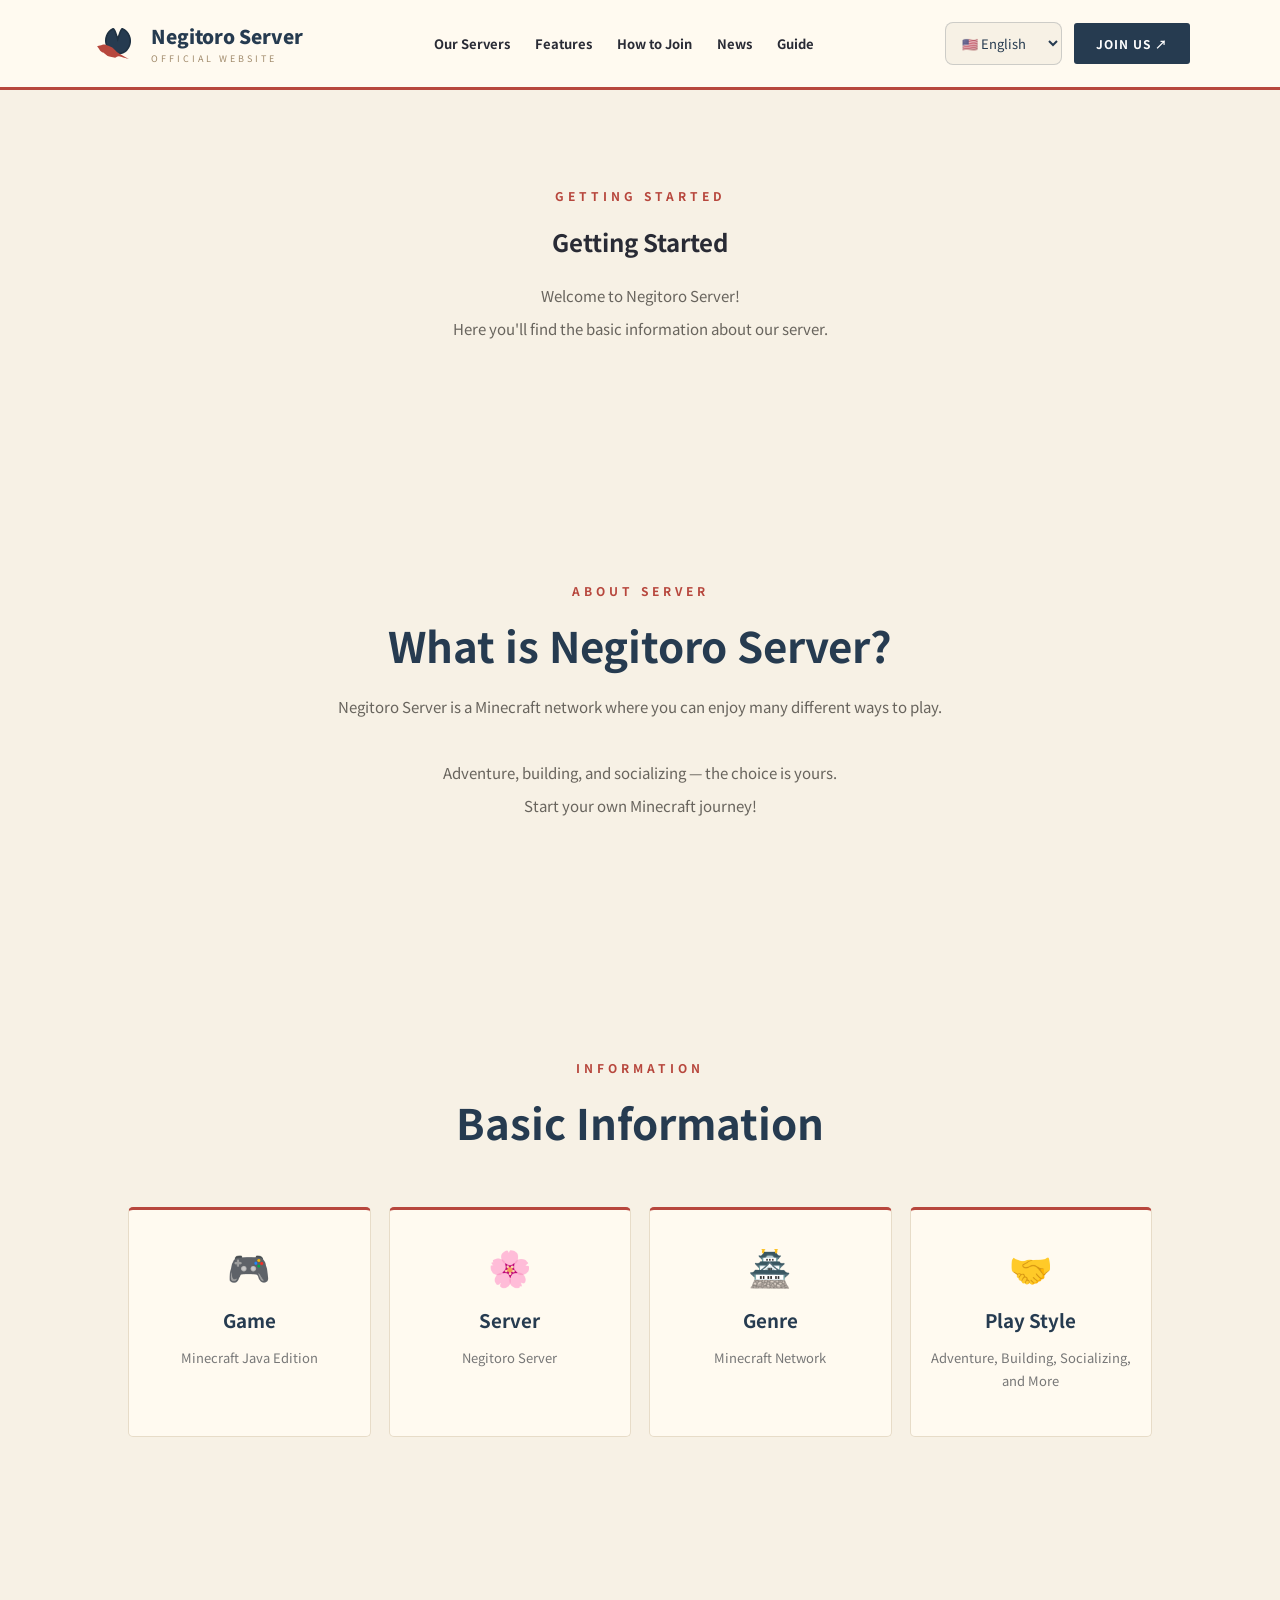
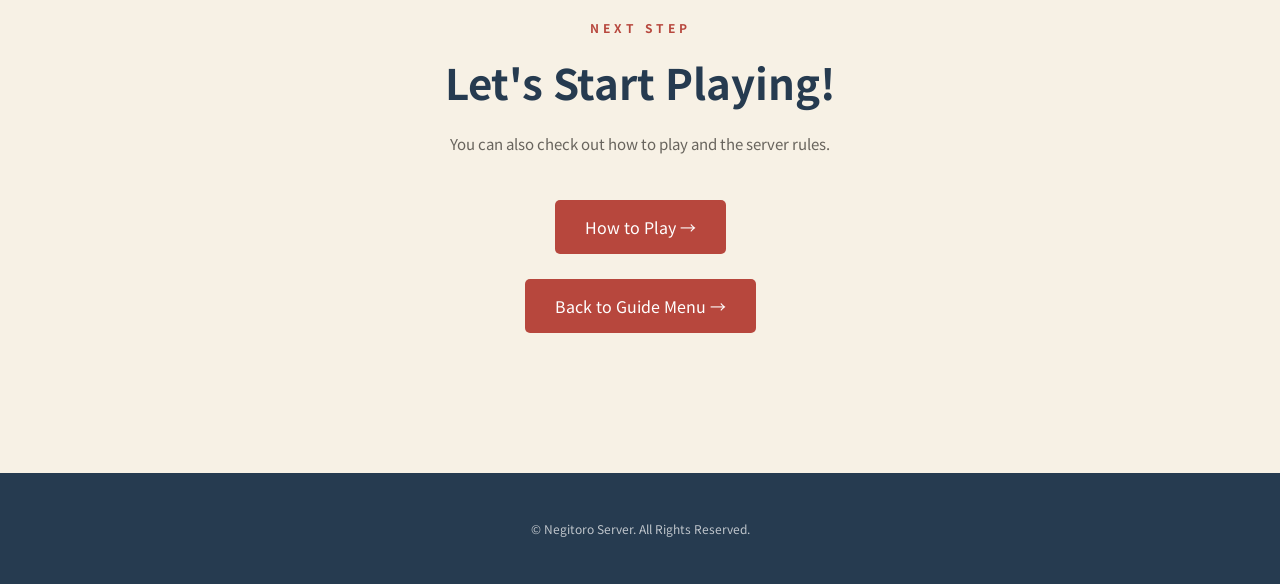
<file: start.html>
<!DOCTYPE html>
<html lang="ja">
<head>
    <meta charset="UTF-8">
    <meta name="viewport" content="width=device-width, initial-scale=1.0">

    <title>はじめに | Negitoro Server</title>
    <meta name="description" content="Negitoro Serverの基本情報">

    <link rel="stylesheet" href="style.css">
</head>

<body>

<header class="header">
    <a href="index.html" class="logo">
        <span class="logo-mark">
            <img src="images/waterlily.svg" alt="Negitoro Server">
        </span>

        <span class="logo-text">
            <strong>Negitoro Server</strong>
            <small>OFFICIAL WEBSITE</small>
        </span>
    </a>

    <nav>
        <a href="index.html#about" data-i18n="nav_servers">サーバー紹介</a>
        <a href="index.html#features" data-i18n="nav_features">特徴</a>
        <a href="index.html#join" data-i18n="nav_join">参加方法</a>
        <a href="index.html#news" data-i18n="nav_news">お知らせ</a>
        <a href="guide.html" data-i18n="nav_guide">ガイド</a>
    </nav>

    <div class="header-actions">
        <select id="languageSelect" aria-label="Language">
            <option value="ja">🇯🇵 日本語</option>
            <option value="en">🇺🇸 English</option>
            <option value="ko">🇰🇷 한국어</option>
            <option value="zh-CN">🇨🇳 简体中文</option>
            <option value="zh-TW">🇹🇼 繁體中文</option>
            <option value="de">🇩🇪 Deutsch</option>
            <option value="fr">🇫🇷 Français</option>
        </select>

        <a href="index.html#join" class="header-button">
            JOIN US ↗
        </a>
    </div>
</header>

<main>

    <!-- ページタイトル -->
    <section class="section">
        <div class="about-heading">
            <p class="section-label">GETTING STARTED</p>
            <h1 data-i18n="page_title">はじめに</h1>

            <p class="about-description" data-i18n="page_description">
                Negitoro Serverへようこそ！<br>
                ここではサーバーの基本情報を紹介します。
            </p>
        </div>
    </section>

    <!-- サーバーについて -->
    <section class="section">
        <div class="about-heading">
            <p class="section-label">ABOUT SERVER</p>
            <h2 data-i18n="about_title">Negitoro Serverとは？</h2>

            <p class="about-description" data-i18n="about_description">
                Negitoro Serverは、さまざまな遊び方を楽しめる<br>
                Minecraft総合サーバーです。<br><br>
                冒険、建築、交流など、楽しみ方は自由自在。<br>
                自分だけのMinecraftライフを始めよう！
            </p>
        </div>
    </section>

    <!-- 基本情報 -->
    <section class="section">
        <div class="about-heading">
            <p class="section-label">INFORMATION</p>
            <h2 data-i18n="info_title">基本情報</h2>
        </div>

        <div class="about-grid">

            <div class="about-card">
                <span>🎮</span>
                <h3 data-i18n="game_title">ゲーム</h3>
                <p>Minecraft Java Edition</p>
            </div>

            <div class="about-card">
                <span>🌸</span>
                <h3 data-i18n="server_title">サーバー</h3>
                <p>Negitoro Server</p>
            </div>

            <div class="about-card">
                <span>🏯</span>
                <h3 data-i18n="genre_title">ジャンル</h3>
                <p data-i18n="genre_description">Minecraft総合サーバー</p>
            </div>

            <div class="about-card">
                <span>🤝</span>
                <h3 data-i18n="style_title">プレイスタイル</h3>
                <p data-i18n="style_description">冒険・建築・交流など</p>
            </div>

        </div>
    </section>

    <!-- 次のステップ -->
    <section class="section">
        <div class="about-heading">
            <p class="section-label">NEXT STEP</p>
            <h2 data-i18n="next_title">さっそく遊んでみよう。</h2>

            <p class="about-description" data-i18n="next_description">
                サーバーの遊び方やルールも確認してみてください。
            </p>

            <a href="play.html" class="main-button" data-i18n="play_button">
                遊び方を見る →
            </a>

            <br>

            <a href="guide.html" class="main-button" data-i18n="guide_button">
                ガイド一覧へ戻る →
            </a>
        </div>
    </section>

</main>

<footer class="footer">
    <p>© Negitoro Server. All Rights Reserved.</p>
</footer>

<script>
document.addEventListener("DOMContentLoaded", () => {

    const translations = {

        ja: {
            nav_servers: "サーバー紹介",
            nav_features: "特徴",
            nav_join: "参加方法",
            nav_news: "お知らせ",
            nav_guide: "ガイド",

            page_title: "はじめに",
            page_description: "Negitoro Serverへようこそ！<br>ここではサーバーの基本情報を紹介します。",

            about_title: "Negitoro Serverとは？",
            about_description: "Negitoro Serverは、さまざまな遊び方を楽しめる<br>Minecraft総合サーバーです。<br><br>冒険、建築、交流など、楽しみ方は自由自在。<br>自分だけのMinecraftライフを始めよう！",

            info_title: "基本情報",
            game_title: "ゲーム",
            server_title: "サーバー",
            genre_title: "ジャンル",
            genre_description: "Minecraft総合サーバー",
            style_title: "プレイスタイル",
            style_description: "冒険・建築・交流など",

            next_title: "さっそく遊んでみよう。",
            next_description: "サーバーの遊び方やルールも確認してみてください。",
            play_button: "遊び方を見る →",
            guide_button: "ガイド一覧へ戻る →"
        },

        en: {
            nav_servers: "Our Servers",
            nav_features: "Features",
            nav_join: "How to Join",
            nav_news: "News",
            nav_guide: "Guide",

            page_title: "Getting Started",
            page_description: "Welcome to Negitoro Server!<br>Here you'll find the basic information about our server.",

            about_title: "What is Negitoro Server?",
            about_description: "Negitoro Server is a Minecraft network where you can enjoy many different ways to play.<br><br>Adventure, building, and socializing — the choice is yours.<br>Start your own Minecraft journey!",

            info_title: "Basic Information",
            game_title: "Game",
            server_title: "Server",
            genre_title: "Genre",
            genre_description: "Minecraft Network",
            style_title: "Play Style",
            style_description: "Adventure, Building, Socializing, and More",

            next_title: "Let's Start Playing!",
            next_description: "You can also check out how to play and the server rules.",
            play_button: "How to Play →",
            guide_button: "Back to Guide Menu →"
        },

        ko: {
            nav_servers: "서버 소개",
            nav_features: "특징",
            nav_join: "참가 방법",
            nav_news: "공지사항",
            nav_guide: "가이드",

            page_title: "처음 시작하기",
            page_description: "Negitoro Server에 오신 것을 환영합니다!<br>이곳에서 서버의 기본 정보를 소개합니다.",

            about_title: "Negitoro Server란?",
            about_description: "Negitoro Server는 다양한 방식으로 즐길 수 있는<br>Minecraft 종합 서버입니다.<br><br>모험, 건축, 교류 등 원하는 방식으로 즐겨보세요.<br>나만의 Minecraft 생활을 시작해 보세요!",

            info_title: "기본 정보",
            game_title: "게임",
            server_title: "서버",
            genre_title: "장르",
            genre_description: "Minecraft 종합 서버",
            style_title: "플레이 스타일",
            style_description: "모험 · 건축 · 교류 등",

            next_title: "지금 바로 플레이해 보세요.",
            next_description: "서버 플레이 방법과 규칙도 확인해 보세요.",
            play_button: "플레이 방법 보기 →",
            guide_button: "가이드 메뉴로 돌아가기 →"
        },

        "zh-CN": {
            nav_servers: "服务器介绍",
            nav_features: "特色",
            nav_join: "加入方法",
            nav_news: "公告",
            nav_guide: "指南",

            page_title: "入门介绍",
            page_description: "欢迎来到 Negitoro Server！<br>这里将介绍服务器的基本信息。",

            about_title: "什么是 Negitoro Server？",
            about_description: "Negitoro Server 是一个可以体验多种玩法的<br>Minecraft 综合服务器。<br><br>冒险、建筑、交流，选择你喜欢的方式。<br>开始属于自己的 Minecraft 生活吧！",

            info_title: "基本信息",
            game_title: "游戏",
            server_title: "服务器",
            genre_title: "类型",
            genre_description: "Minecraft 综合服务器",
            style_title: "游玩风格",
            style_description: "冒险、建筑、交流等",

            next_title: "马上开始游玩吧。",
            next_description: "也可以查看服务器的玩法和规则。",
            play_button: "查看游玩方式 →",
            guide_button: "返回指南菜单 →"
        },

        "zh-TW": {
            nav_servers: "伺服器介紹",
            nav_features: "特色",
            nav_join: "加入方式",
            nav_news: "公告",
            nav_guide: "指南",

            page_title: "入門介紹",
            page_description: "歡迎來到 Negitoro Server！<br>這裡將介紹伺服器的基本資訊。",

            about_title: "什麼是 Negitoro Server？",
            about_description: "Negitoro Server 是一個可以體驗多種玩法的<br>Minecraft 綜合伺服器。<br><br>冒險、建築、交流，選擇你喜歡的方式。<br>開始屬於自己的 Minecraft 生活吧！",

            info_title: "基本資訊",
            game_title: "遊戲",
            server_title: "伺服器",
            genre_title: "類型",
            genre_description: "Minecraft 綜合伺服器",
            style_title: "遊玩風格",
            style_description: "冒險、建築、交流等",

            next_title: "馬上開始遊玩吧。",
            next_description: "也可以查看伺服器的玩法和規則。",
            play_button: "查看遊玩方式 →",
            guide_button: "返回指南選單 →"
        },

        de: {
            nav_servers: "Unsere Server",
            nav_features: "Features",
            nav_join: "Beitreten",
            nav_news: "Neuigkeiten",
            nav_guide: "Anleitung",

            page_title: "Erste Schritte",
            page_description: "Willkommen auf Negitoro Server!<br>Hier findest du die grundlegenden Informationen zu unserem Server.",

            about_title: "Was ist Negitoro Server?",
            about_description: "Negitoro Server ist ein Minecraft-Netzwerk mit vielen verschiedenen Spielmöglichkeiten.<br><br>Abenteuer, Bauen und Gemeinschaft – du entscheidest.<br>Beginne dein eigenes Minecraft-Abenteuer!",

            info_title: "Grundinformationen",
            game_title: "Spiel",
            server_title: "Server",
            genre_title: "Genre",
            genre_description: "Minecraft-Netzwerk",
            style_title: "Spielstil",
            style_description: "Abenteuer, Bauen, Gemeinschaft und mehr",

            next_title: "Fangen wir an!",
            next_description: "Du kannst dir auch die Spielanleitung und die Serverregeln ansehen.",
            play_button: "Spielanleitung ansehen →",
            guide_button: "Zurück zum Anleitungsmenü →"
        },

        fr: {
            nav_servers: "Nos serveurs",
            nav_features: "Fonctionnalités",
            nav_join: "Comment rejoindre",
            nav_news: "Actualités",
            nav_guide: "Guide",

            page_title: "Bien commencer",
            page_description: "Bienvenue sur Negitoro Server !<br>Tu trouveras ici les informations de base sur notre serveur.",

            about_title: "Qu'est-ce que Negitoro Server ?",
            about_description: "Negitoro Server est un réseau Minecraft proposant de nombreuses façons de jouer.<br><br>Aventure, construction et rencontres : c'est toi qui choisis.<br>Commence ta propre aventure Minecraft !",

            info_title: "Informations générales",
            game_title: "Jeu",
            server_title: "Serveur",
            genre_title: "Genre",
            genre_description: "Réseau Minecraft",
            style_title: "Style de jeu",
            style_description: "Aventure, construction, rencontres et plus",

            next_title: "Commençons à jouer !",
            next_description: "Tu peux aussi consulter les modes de jeu et les règles du serveur.",
            play_button: "Voir comment jouer →",
            guide_button: "Retour au menu du guide →"
        }

    };

    const languageSelect = document.getElementById("languageSelect");

    function getInitialLanguage() {
        const savedLanguage = localStorage.getItem("negitoro-language");

        if (savedLanguage && translations[savedLanguage]) {
            return savedLanguage;
        }

        const browserLanguage = navigator.language;

        if (browserLanguage.startsWith("zh")) {
            return browserLanguage.includes("TW") || browserLanguage.includes("HK")
                ? "zh-TW"
                : "zh-CN";
        }

        if (browserLanguage.startsWith("ko")) return "ko";
        if (browserLanguage.startsWith("de")) return "de";
        if (browserLanguage.startsWith("fr")) return "fr";
        if (browserLanguage.startsWith("en")) return "en";

        return "ja";
    }

    function applyLanguage(language) {
        if (!translations[language]) {
            language = "ja";
        }

        const t = translations[language];

        document.documentElement.lang = language;

        document.querySelectorAll("[data-i18n]").forEach(element => {
            const key = element.dataset.i18n;

            if (t[key]) {
                element.innerHTML = t[key];
            }
        });

        const titles = {
            ja: "はじめに | Negitoro Server",
            en: "Getting Started | Negitoro Server",
            ko: "처음 시작하기 | Negitoro Server",
            "zh-CN": "入门介绍 | Negitoro Server",
            "zh-TW": "入門介紹 | Negitoro Server",
            de: "Erste Schritte | Negitoro Server",
            fr: "Bien commencer | Negitoro Server"
        };

        document.title = titles[language];

        localStorage.setItem("negitoro-language", language);
        languageSelect.value = language;
    }

    applyLanguage(getInitialLanguage());

    languageSelect.addEventListener("change", event => {
        applyLanguage(event.target.value);
    });

});
</script>

</body>
</html>
</file>
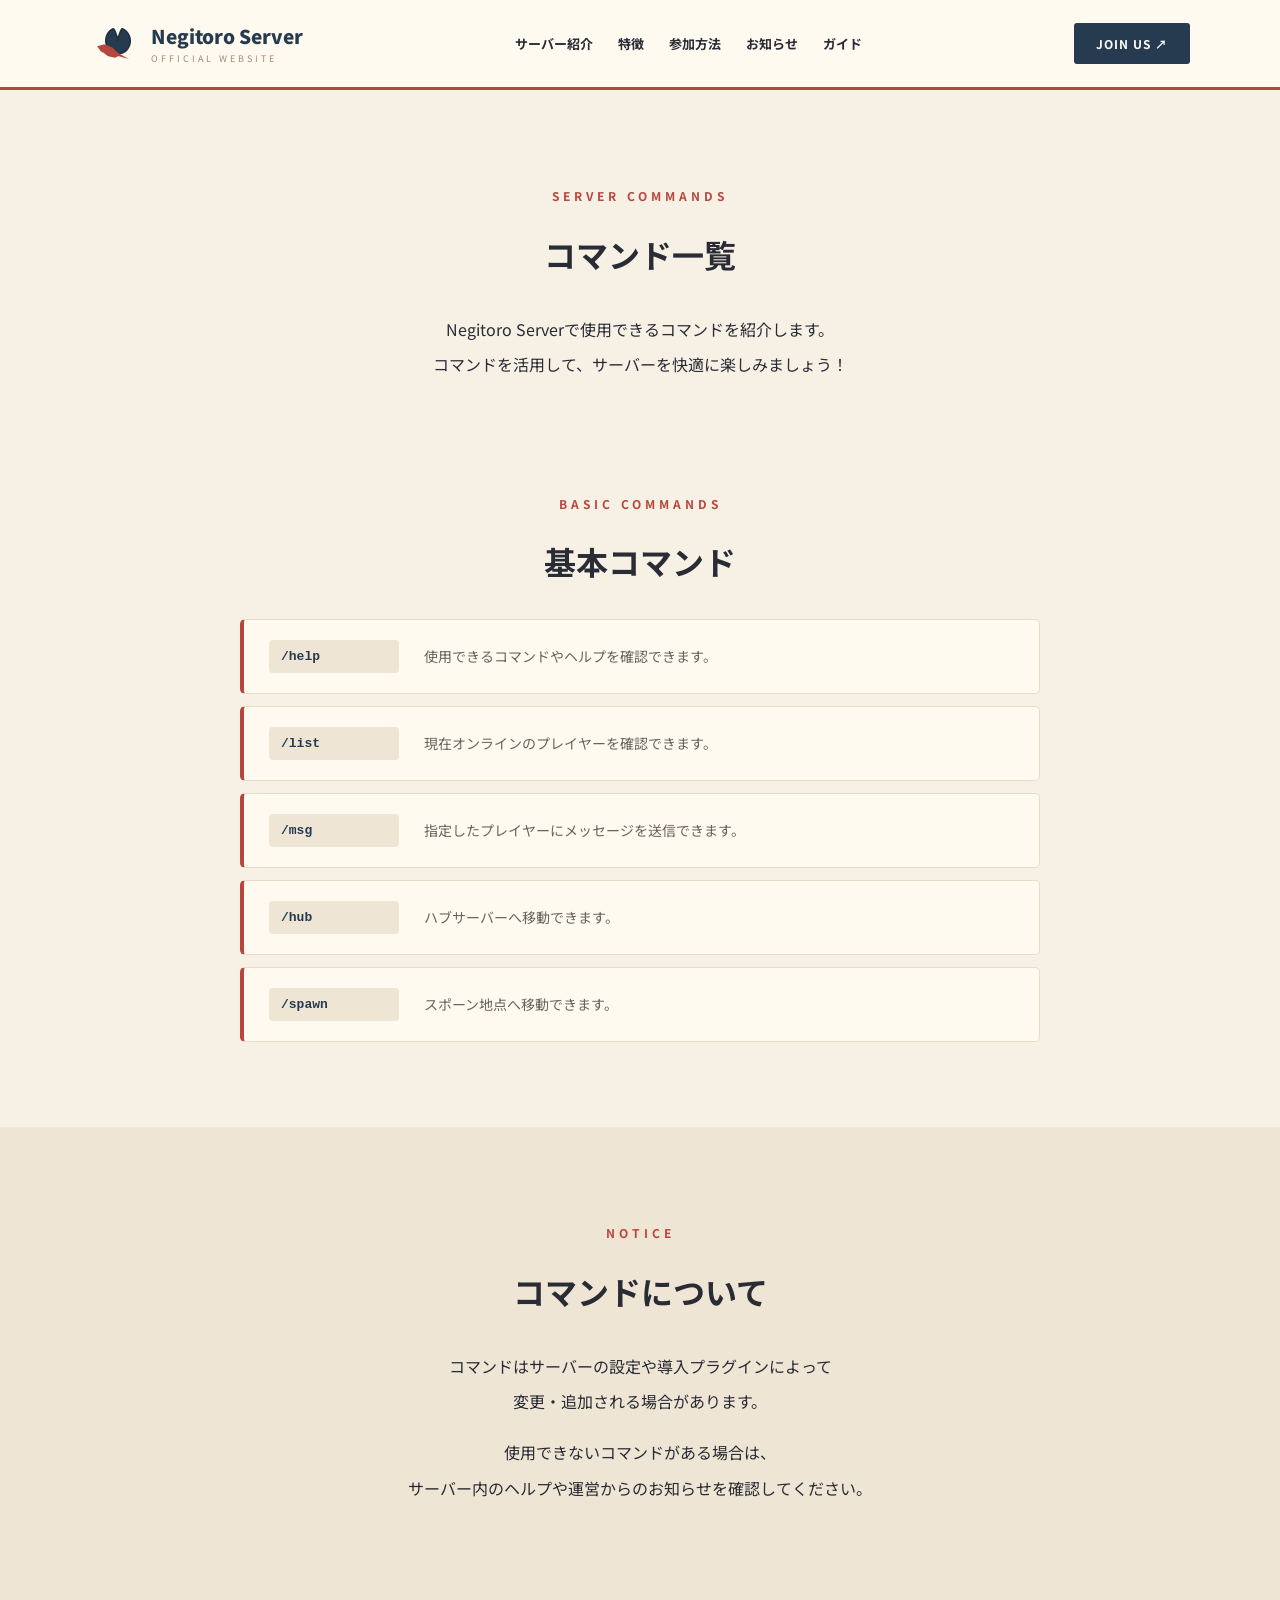
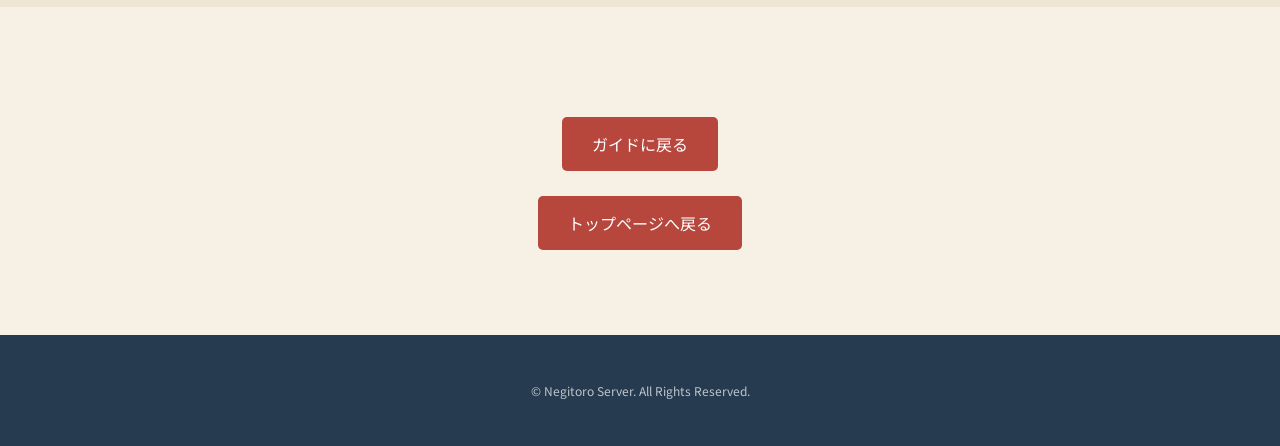
<file: untitled1/commands.html>
<!DOCTYPE html>
<html lang="ja">
<head>
    <meta charset="UTF-8">
    <meta name="viewport" content="width=device-width, initial-scale=1.0">
    <title>コマンド一覧 | Negitoro Server</title>
    <link rel="stylesheet" href="style.css">
</head>
<body>

<!-- ===== Header ===== -->

<header class="header">
    <a href="index.html" class="logo">
            <span class="logo-mark">
                <img src="images/waterlily.svg" alt="Negitoro Server">
            </span>

        <span class="logo-text">
                <strong>Negitoro Server</strong>
                <small>OFFICIAL WEBSITE</small>
            </span>
    </a>

    <nav>
        <a href="index.html#about">サーバー紹介</a>
        <a href="index.html#features">特徴</a>
        <a href="index.html#join">参加方法</a>
        <a href="index.html#news">お知らせ</a>
        <a href="guide.html">ガイド</a>
    </nav>

    <a href="index.html#join" class="header-button">JOIN US ↗</a>
</header>


<!-- ===== Page Title ===== -->

<section class="section">
    <p class="section-label">SERVER COMMANDS</p>
    <h2>コマンド一覧</h2>

    <p>
        Negitoro Serverで使用できるコマンドを紹介します。<br>
        コマンドを活用して、サーバーを快適に楽しみましょう！
    </p>
</section>


<!-- ===== Basic Commands ===== -->

<section class="section" style="padding-top: 0;">

    <p class="section-label">BASIC COMMANDS</p>
    <h2>基本コマンド</h2>

    <div class="command-list">

        <div class="command-item">
            <code>/help</code>
            <p>使用できるコマンドやヘルプを確認できます。</p>
        </div>

        <div class="command-item">
            <code>/list</code>
            <p>現在オンラインのプレイヤーを確認できます。</p>
        </div>

        <div class="command-item">
            <code>/msg</code>
            <p>指定したプレイヤーにメッセージを送信できます。</p>
        </div>

        <div class="command-item">
            <code>/hub</code>
            <p>ハブサーバーへ移動できます。</p>
        </div>

        <div class="command-item">
            <code>/spawn</code>
            <p>スポーン地点へ移動できます。</p>
        </div>

    </div>
</section>


<!-- ===== Notice ===== -->

<section class="section join-section">

    <p class="section-label">NOTICE</p>
    <h2>コマンドについて</h2>

    <p>
        コマンドはサーバーの設定や導入プラグインによって<br>
        変更・追加される場合があります。
    </p>

    <p>
        使用できないコマンドがある場合は、<br>
        サーバー内のヘルプや運営からのお知らせを確認してください。
    </p>

</section>


<!-- ===== Navigation ===== -->

<section class="section">
    <a href="guide.html" class="main-button">
        ガイドに戻る
    </a>

    <br>

    <a href="index.html" class="main-button">
        トップページへ戻る
    </a>
</section>


<!-- ===== Footer ===== -->

<footer class="footer">
    <p>© Negitoro Server. All Rights Reserved.</p>
</footer>

</body>
</html>
</file>
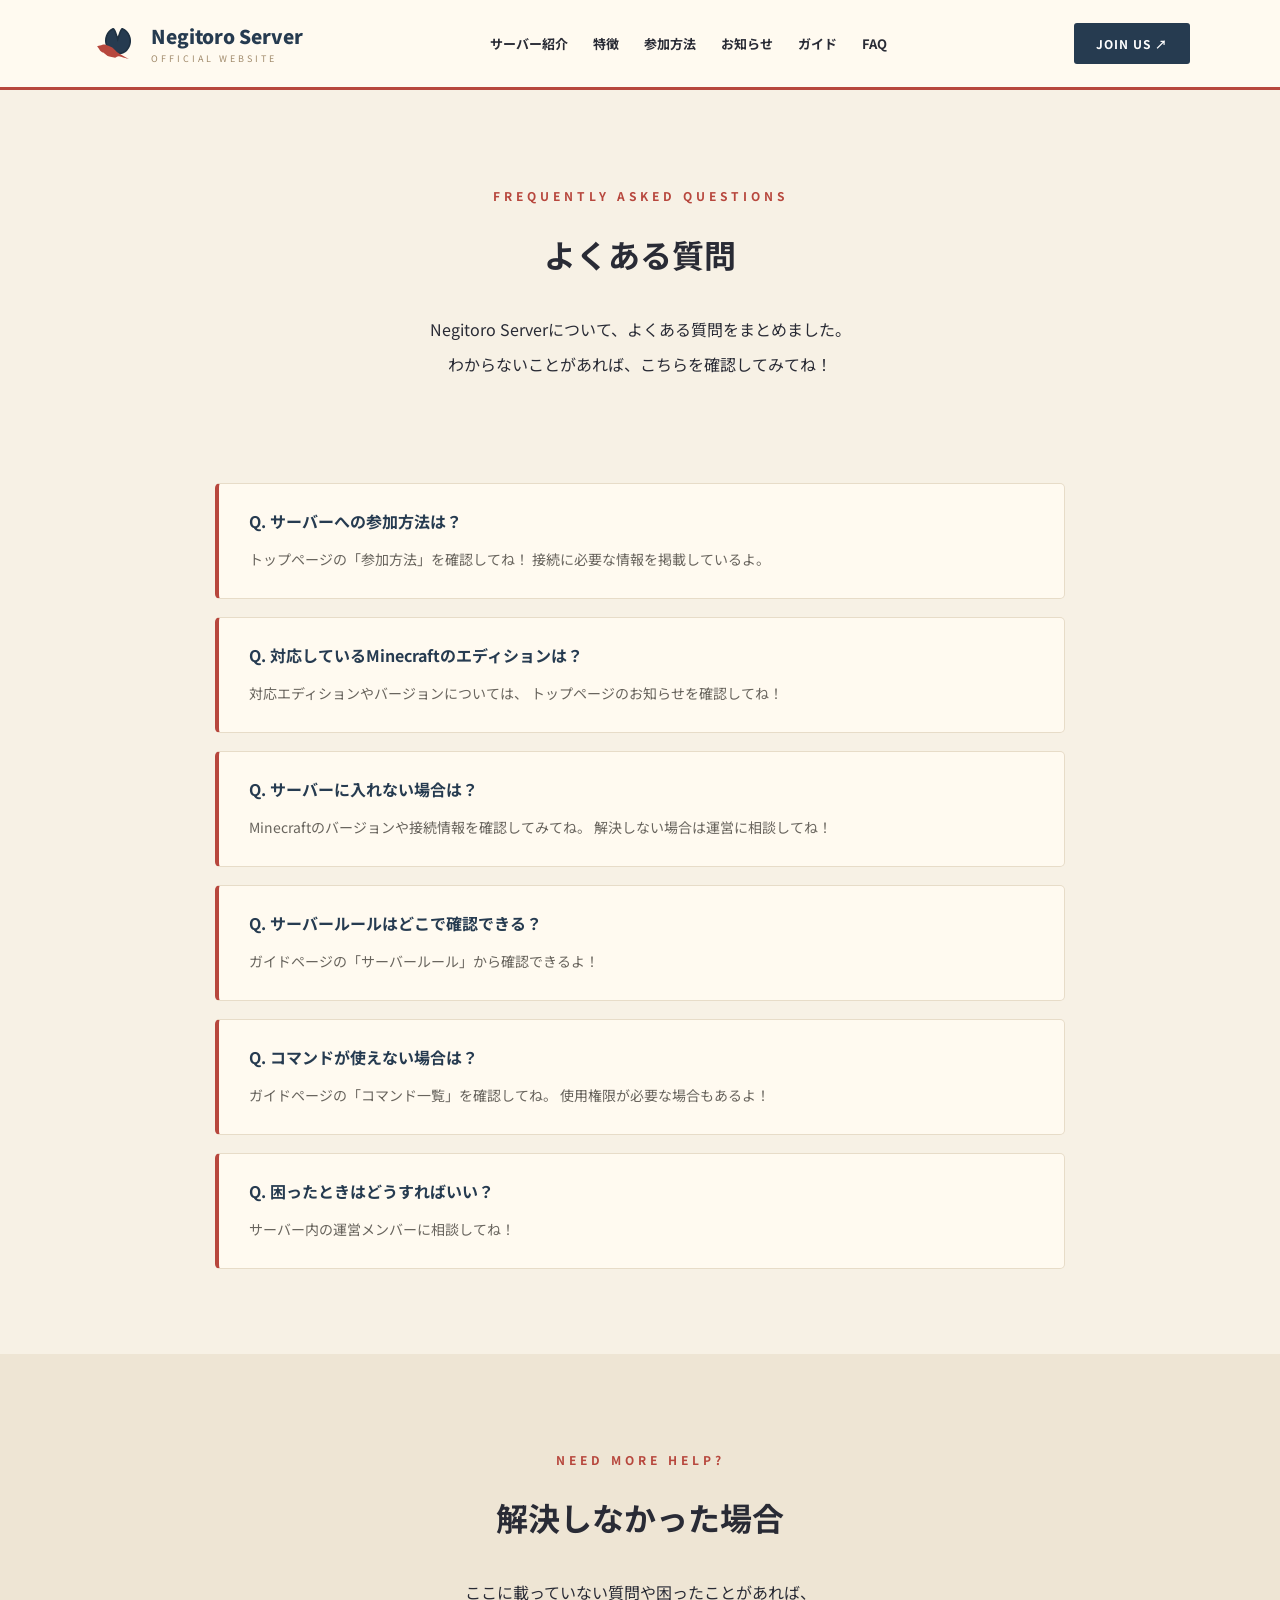
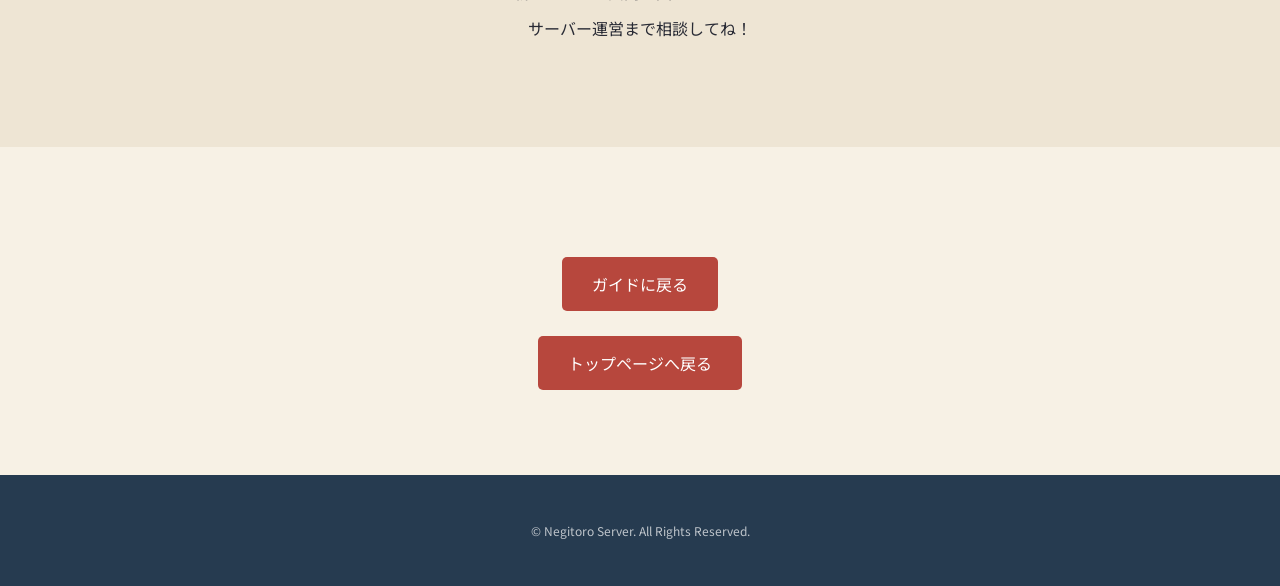
<file: untitled1/faq.html>
<!DOCTYPE html>
<html lang="ja">
<head>
    <meta charset="UTF-8">
    <meta name="viewport" content="width=device-width, initial-scale=1.0">
    <title>よくある質問 | Negitoro Server</title>
    <link rel="stylesheet" href="style.css">
</head>
<body>

<!-- ===== Header ===== -->

<header class="header">
    <a href="index.html" class="logo">
            <span class="logo-mark">
                <img src="images/waterlily.svg" alt="Negitoro Server">
            </span>

        <span class="logo-text">
                <strong>Negitoro Server</strong>
                <small>OFFICIAL WEBSITE</small>
            </span>
    </a>

    <nav>
        <a href="index.html#about">サーバー紹介</a>
        <a href="index.html#features">特徴</a>
        <a href="index.html#join">参加方法</a>
        <a href="index.html#news">お知らせ</a>
        <a href="guide.html">ガイド</a>
        <a href="faq.html">FAQ</a>
    </nav>

    <a href="index.html#join" class="header-button">JOIN US ↗</a>
</header>


<!-- ===== Page Title ===== -->

<section class="section">
    <p class="section-label">FREQUENTLY ASKED QUESTIONS</p>
    <h2>よくある質問</h2>

    <p>
        Negitoro Serverについて、よくある質問をまとめました。<br>
        わからないことがあれば、こちらを確認してみてね！
    </p>
</section>


<!-- ===== FAQ List ===== -->

<section class="section" style="padding-top: 0;">

    <div class="faq-list">

        <div class="faq-item">
            <h3>Q. サーバーへの参加方法は？</h3>
            <p>
                トップページの「参加方法」を確認してね！
                接続に必要な情報を掲載しているよ。
            </p>
        </div>

        <div class="faq-item">
            <h3>Q. 対応しているMinecraftのエディションは？</h3>
            <p>
                対応エディションやバージョンについては、
                トップページのお知らせを確認してね！
            </p>
        </div>

        <div class="faq-item">
            <h3>Q. サーバーに入れない場合は？</h3>
            <p>
                Minecraftのバージョンや接続情報を確認してみてね。
                解決しない場合は運営に相談してね！
            </p>
        </div>

        <div class="faq-item">
            <h3>Q. サーバールールはどこで確認できる？</h3>
            <p>
                ガイドページの「サーバールール」から確認できるよ！
            </p>
        </div>

        <div class="faq-item">
            <h3>Q. コマンドが使えない場合は？</h3>
            <p>
                ガイドページの「コマンド一覧」を確認してね。
                使用権限が必要な場合もあるよ！
            </p>
        </div>

        <div class="faq-item">
            <h3>Q. 困ったときはどうすればいい？</h3>
            <p>
                サーバー内の運営メンバーに相談してね！
            </p>
        </div>

    </div>

</section>


<!-- ===== Contact ===== -->

<section class="section join-section">
    <p class="section-label">NEED MORE HELP?</p>
    <h2>解決しなかった場合</h2>

    <p>
        ここに載っていない質問や困ったことがあれば、<br>
        サーバー運営まで相談してね！
    </p>
</section>


<!-- ===== Navigation ===== -->

<section class="section">
    <a href="guide.html" class="main-button">
        ガイドに戻る
    </a>

    <br>

    <a href="index.html" class="main-button">
        トップページへ戻る
    </a>
</section>


<!-- ===== Footer ===== -->

<footer class="footer">
    <p>© Negitoro Server. All Rights Reserved.</p>
</footer>

</body>
</html>
</file>
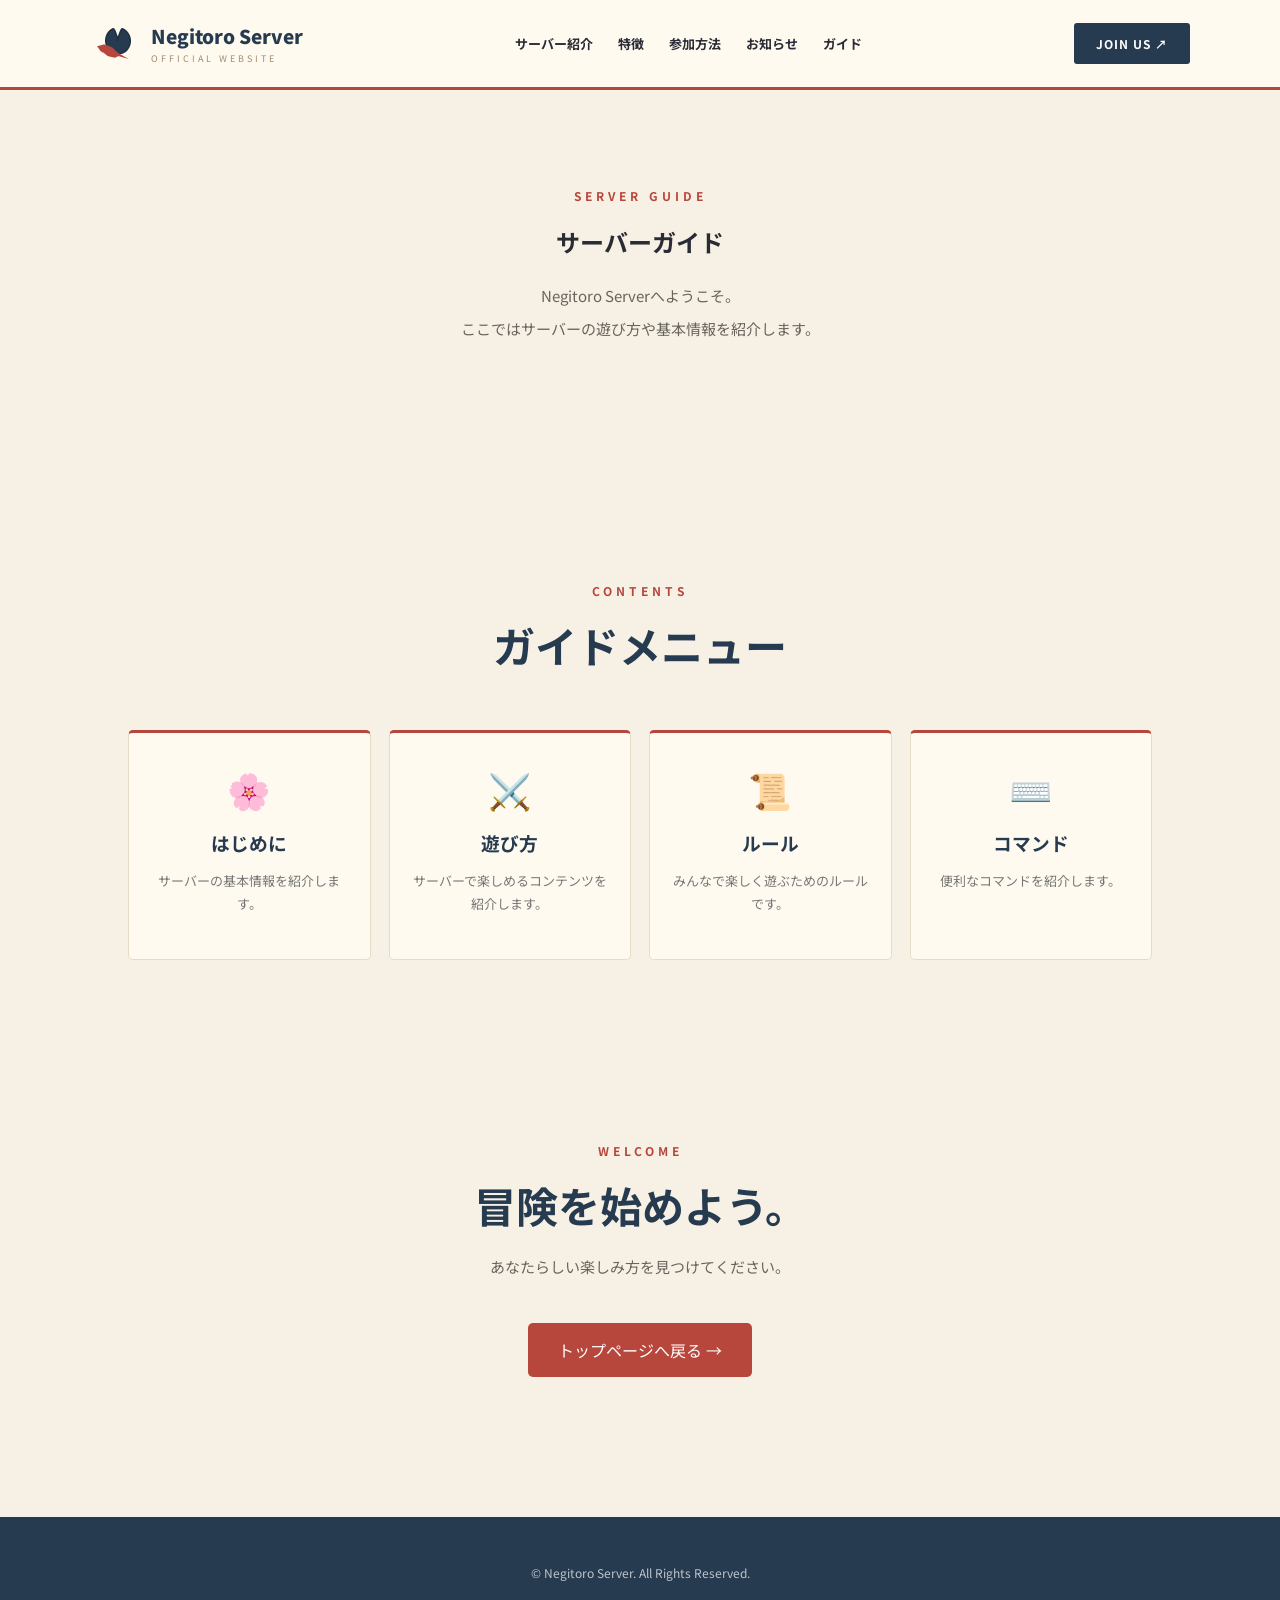
<file: untitled1/guide.html>
<!DOCTYPE html>
<html lang="ja">
<head>
    <meta charset="UTF-8">
    <meta name="viewport" content="width=device-width, initial-scale=1.0">

    <title>ガイド | Negitoro Server</title>
    <meta name="description" content="Negitoro Serverの公式ガイド">

    <link rel="stylesheet" href="style.css">
</head>

<body>

<header class="header">
    <a href="index.html" class="logo">
        <span class="logo-mark">
            <img src="images/waterlily.svg" alt="Negitoro Server">
        </span>

        <span class="logo-text">
            <strong>Negitoro Server</strong>
            <small>OFFICIAL WEBSITE</small>
        </span>
    </a>

    <nav>
        <a href="index.html#about">サーバー紹介</a>
        <a href="index.html#features">特徴</a>
        <a href="index.html#join">参加方法</a>
        <a href="index.html#news">お知らせ</a>
        <a href="guide.html">ガイド</a>
    </nav>

    <a href="index.html#join" class="header-button">
        JOIN US ↗
    </a>
</header>

<main>

    <!-- ガイドページのタイトル -->
    <section class="section">
        <div class="about-heading">
            <p class="section-label">SERVER GUIDE</p>

            <h1>サーバーガイド</h1>

            <p class="about-description">
                Negitoro Serverへようこそ。<br>
                ここではサーバーの遊び方や基本情報を紹介します。
            </p>
        </div>
    </section>

    <!-- ガイドメニュー -->
    <section class="section">
        <div class="about-heading">
            <p class="section-label">CONTENTS</p>
            <h2>ガイドメニュー</h2>
        </div>

        <div class="about-grid">

            <a href="start.html" class="about-card">
                <span>🌸</span>
                <h3>はじめに</h3>
                <p>サーバーの基本情報を紹介します。</p>
            </a>

            <a href="play.html" class="about-card">
                <span>⚔️</span>
                <h3>遊び方</h3>
                <p>サーバーで楽しめるコンテンツを紹介します。</p>
            </a>

            <a href="rules.html" class="about-card">
                <span>📜</span>
                <h3>ルール</h3>
                <p>みんなで楽しく遊ぶためのルールです。</p>
            </a>

            <a href="commands.html" class="about-card">
                <span>⌨️</span>
                <h3>コマンド</h3>
                <p>便利なコマンドを紹介します。</p>
            </a>

        </div>
    </section>

    <!-- 最後の案内 -->
    <section class="section">
        <div class="about-heading">
            <p class="section-label">WELCOME</p>

            <h2>冒険を始めよう。</h2>

            <p class="about-description">
                あなたらしい楽しみ方を見つけてください。
            </p>

            <a href="index.html" class="main-button">
                トップページへ戻る →
            </a>
        </div>
    </section>

</main>

<footer class="footer">
    <p>© Negitoro Server. All Rights Reserved.</p>
</footer>

</body>
</html>
</file>
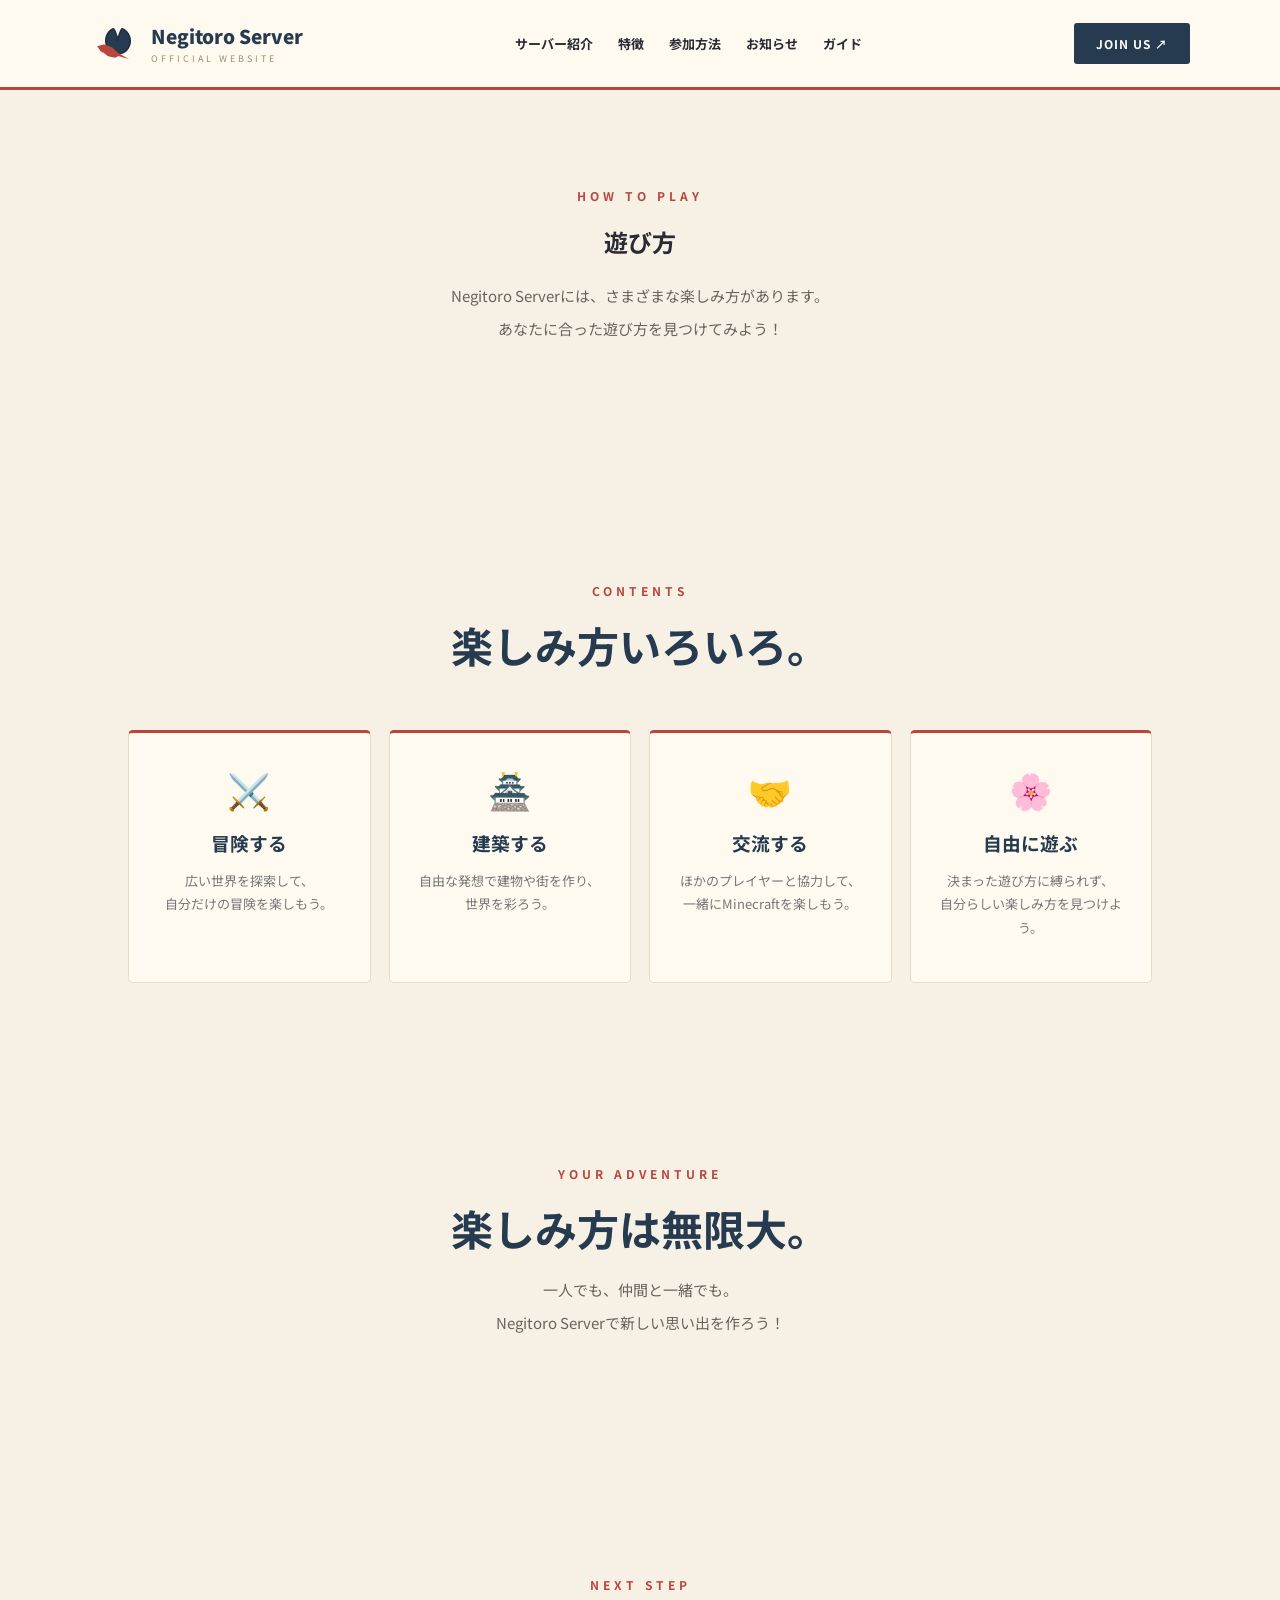
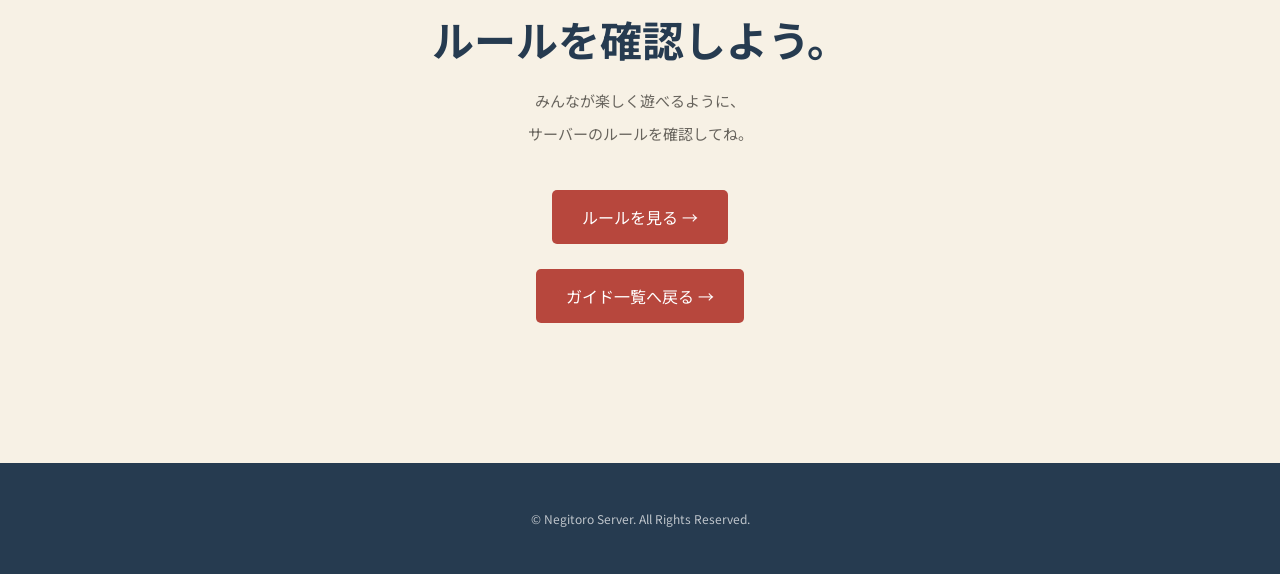
<file: untitled1/play.html>
<!DOCTYPE html>
<html lang="ja">
<head>
    <meta charset="UTF-8">
    <meta name="viewport" content="width=device-width, initial-scale=1.0">

    <title>遊び方 | Negitoro Server</title>
    <meta name="description" content="Negitoro Serverで楽しめる遊び方を紹介します。">

    <link rel="stylesheet" href="style.css">
</head>

<body>

<header class="header">
    <a href="index.html" class="logo">
        <span class="logo-mark">
            <img src="images/waterlily.svg" alt="Negitoro Server">
        </span>

        <span class="logo-text">
            <strong>Negitoro Server</strong>
            <small>OFFICIAL WEBSITE</small>
        </span>
    </a>

    <nav>
        <a href="index.html#about">サーバー紹介</a>
        <a href="index.html#features">特徴</a>
        <a href="index.html#join">参加方法</a>
        <a href="index.html#news">お知らせ</a>
        <a href="guide.html">ガイド</a>
    </nav>

    <a href="index.html#join" class="header-button">
        JOIN US ↗
    </a>
</header>

<main>

    <!-- ページタイトル -->
    <section class="section">
        <div class="about-heading">
            <p class="section-label">HOW TO PLAY</p>
            <h1>遊び方</h1>

            <p class="about-description">
                Negitoro Serverには、さまざまな楽しみ方があります。<br>
                あなたに合った遊び方を見つけてみよう！
            </p>
        </div>
    </section>

    <!-- コンテンツ紹介 -->
    <section class="section">
        <div class="about-heading">
            <p class="section-label">CONTENTS</p>
            <h2>楽しみ方いろいろ。</h2>
        </div>

        <div class="about-grid">

            <div class="about-card">
                <span>⚔️</span>
                <h3>冒険する</h3>
                <p>
                    広い世界を探索して、<br>
                    自分だけの冒険を楽しもう。
                </p>
            </div>

            <div class="about-card">
                <span>🏯</span>
                <h3>建築する</h3>
                <p>
                    自由な発想で建物や街を作り、<br>
                    世界を彩ろう。
                </p>
            </div>

            <div class="about-card">
                <span>🤝</span>
                <h3>交流する</h3>
                <p>
                    ほかのプレイヤーと協力して、<br>
                    一緒にMinecraftを楽しもう。
                </p>
            </div>

            <div class="about-card">
                <span>🌸</span>
                <h3>自由に遊ぶ</h3>
                <p>
                    決まった遊び方に縛られず、<br>
                    自分らしい楽しみ方を見つけよう。
                </p>
            </div>

        </div>
    </section>

    <!-- おすすめ -->
    <section class="section">
        <div class="about-heading">
            <p class="section-label">YOUR ADVENTURE</p>
            <h2>楽しみ方は無限大。</h2>

            <p class="about-description">
                一人でも、仲間と一緒でも。<br>
                Negitoro Serverで新しい思い出を作ろう！
            </p>
        </div>
    </section>

    <!-- 次のページ -->
    <section class="section">
        <div class="about-heading">
            <p class="section-label">NEXT STEP</p>
            <h2>ルールを確認しよう。</h2>

            <p class="about-description">
                みんなが楽しく遊べるように、<br>
                サーバーのルールを確認してね。
            </p>

            <a href="rules.html" class="main-button">
                ルールを見る →
            </a>

            <br>

            <a href="guide.html" class="main-button">
                ガイド一覧へ戻る →
            </a>
        </div>
    </section>

</main>

<footer class="footer">
    <p>© Negitoro Server. All Rights Reserved.</p>
</footer>

</body>
</html>
</file>
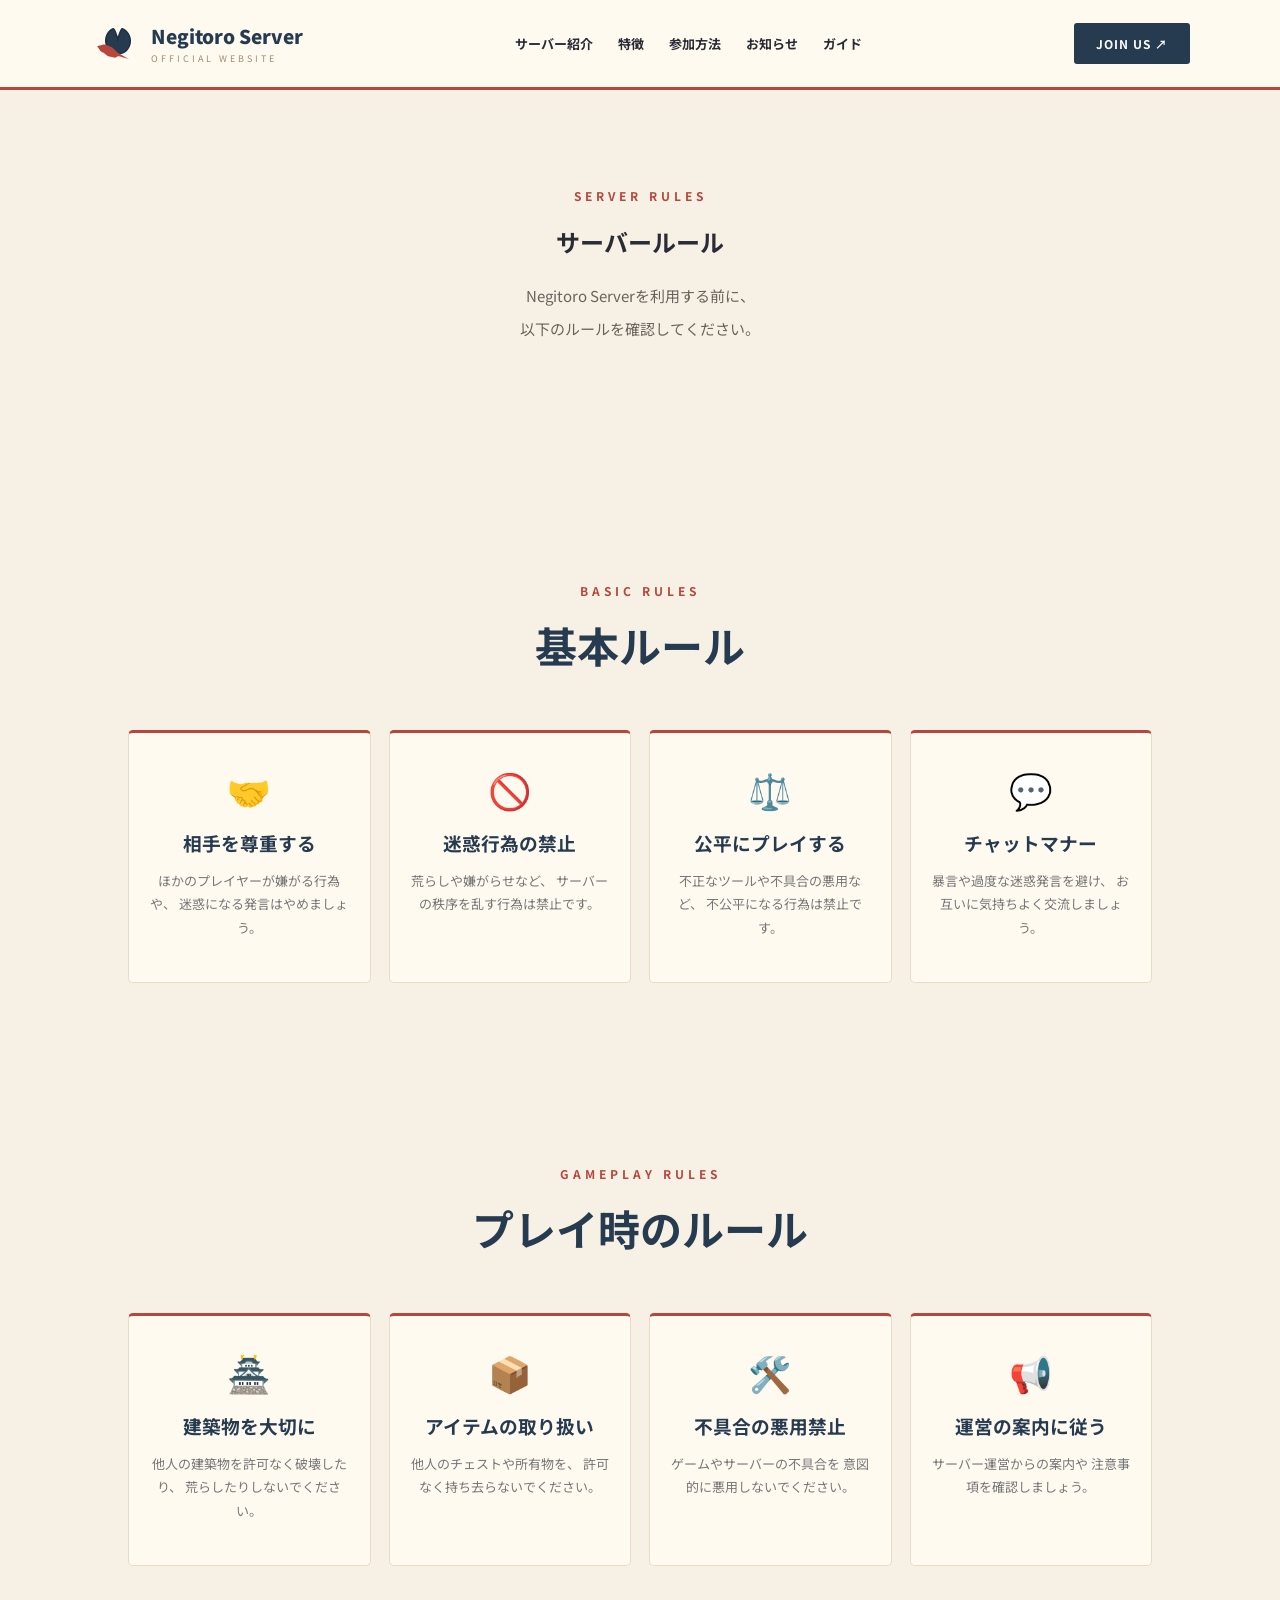
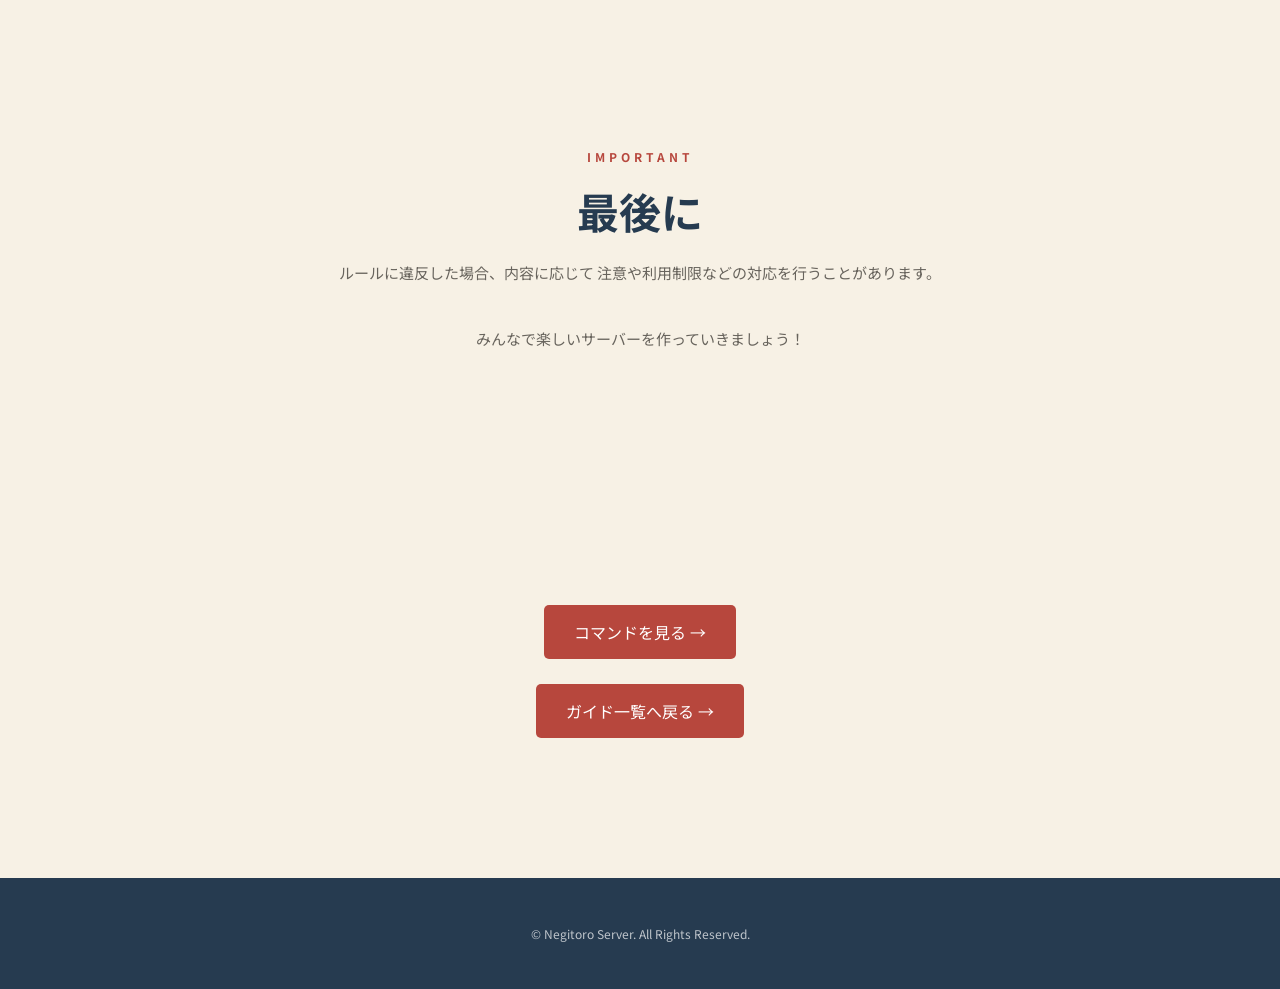
<file: untitled1/rules.html>
<!DOCTYPE html>
<html lang="ja">
<head>
    <meta charset="UTF-8">
    <meta name="viewport" content="width=device-width, initial-scale=1.0">

    <title>ルール | Negitoro Server</title>
    <meta name="description" content="Negitoro Serverのサーバールール">

    <link rel="stylesheet" href="style.css">
</head>

<body>

<header class="header">
    <a href="index.html" class="logo">
        <span class="logo-mark">
            <img src="images/waterlily.svg" alt="Negitoro Server">
        </span>

        <span class="logo-text">
            <strong>Negitoro Server</strong>
            <small>OFFICIAL WEBSITE</small>
        </span>
    </a>

    <nav>
        <a href="index.html#about">サーバー紹介</a>
        <a href="index.html#features">特徴</a>
        <a href="index.html#join">参加方法</a>
        <a href="index.html#news">お知らせ</a>
        <a href="guide.html">ガイド</a>
    </nav>

    <a href="index.html#join" class="header-button">
        JOIN US ↗
    </a>
</header>

<main>

    <!-- ページタイトル -->
    <section class="section">
        <div class="about-heading">
            <p class="section-label">SERVER RULES</p>
            <h1>サーバールール</h1>

            <p class="about-description">
                Negitoro Serverを利用する前に、<br>
                以下のルールを確認してください。
            </p>
        </div>
    </section>

    <!-- 基本ルール -->
    <section class="section">
        <div class="about-heading">
            <p class="section-label">BASIC RULES</p>
            <h2>基本ルール</h2>
        </div>

        <div class="about-grid">

            <div class="about-card">
                <span>🤝</span>
                <h3>相手を尊重する</h3>
                <p>
                    ほかのプレイヤーが嫌がる行為や、
                    迷惑になる発言はやめましょう。
                </p>
            </div>

            <div class="about-card">
                <span>🚫</span>
                <h3>迷惑行為の禁止</h3>
                <p>
                    荒らしや嫌がらせなど、
                    サーバーの秩序を乱す行為は禁止です。
                </p>
            </div>

            <div class="about-card">
                <span>⚖️</span>
                <h3>公平にプレイする</h3>
                <p>
                    不正なツールや不具合の悪用など、
                    不公平になる行為は禁止です。
                </p>
            </div>

            <div class="about-card">
                <span>💬</span>
                <h3>チャットマナー</h3>
                <p>
                    暴言や過度な迷惑発言を避け、
                    お互いに気持ちよく交流しましょう。
                </p>
            </div>

        </div>
    </section>

    <!-- 建築・プレイ -->
    <section class="section">
        <div class="about-heading">
            <p class="section-label">GAMEPLAY RULES</p>
            <h2>プレイ時のルール</h2>
        </div>

        <div class="about-grid">

            <div class="about-card">
                <span>🏯</span>
                <h3>建築物を大切に</h3>
                <p>
                    他人の建築物を許可なく破壊したり、
                    荒らしたりしないでください。
                </p>
            </div>

            <div class="about-card">
                <span>📦</span>
                <h3>アイテムの取り扱い</h3>
                <p>
                    他人のチェストや所有物を、
                    許可なく持ち去らないでください。
                </p>
            </div>

            <div class="about-card">
                <span>🛠️</span>
                <h3>不具合の悪用禁止</h3>
                <p>
                    ゲームやサーバーの不具合を
                    意図的に悪用しないでください。
                </p>
            </div>

            <div class="about-card">
                <span>📢</span>
                <h3>運営の案内に従う</h3>
                <p>
                    サーバー運営からの案内や
                    注意事項を確認しましょう。
                </p>
            </div>

        </div>
    </section>

    <!-- 注意事項 -->
    <section class="section">
        <div class="about-heading">
            <p class="section-label">IMPORTANT</p>
            <h2>最後に</h2>

            <p class="about-description">
                ルールに違反した場合、内容に応じて
                注意や利用制限などの対応を行うことがあります。<br><br>
                みんなで楽しいサーバーを作っていきましょう！
            </p>
        </div>
    </section>

    <!-- 戻る -->
    <section class="section">
        <div class="about-heading">
            <a href="commands.html" class="main-button">
                コマンドを見る →
            </a>

            <br>

            <a href="guide.html" class="main-button">
                ガイド一覧へ戻る →
            </a>
        </div>
    </section>

</main>

<footer class="footer">
    <p>© Negitoro Server. All Rights Reserved.</p>
</footer>

</body>
</html>
</file>
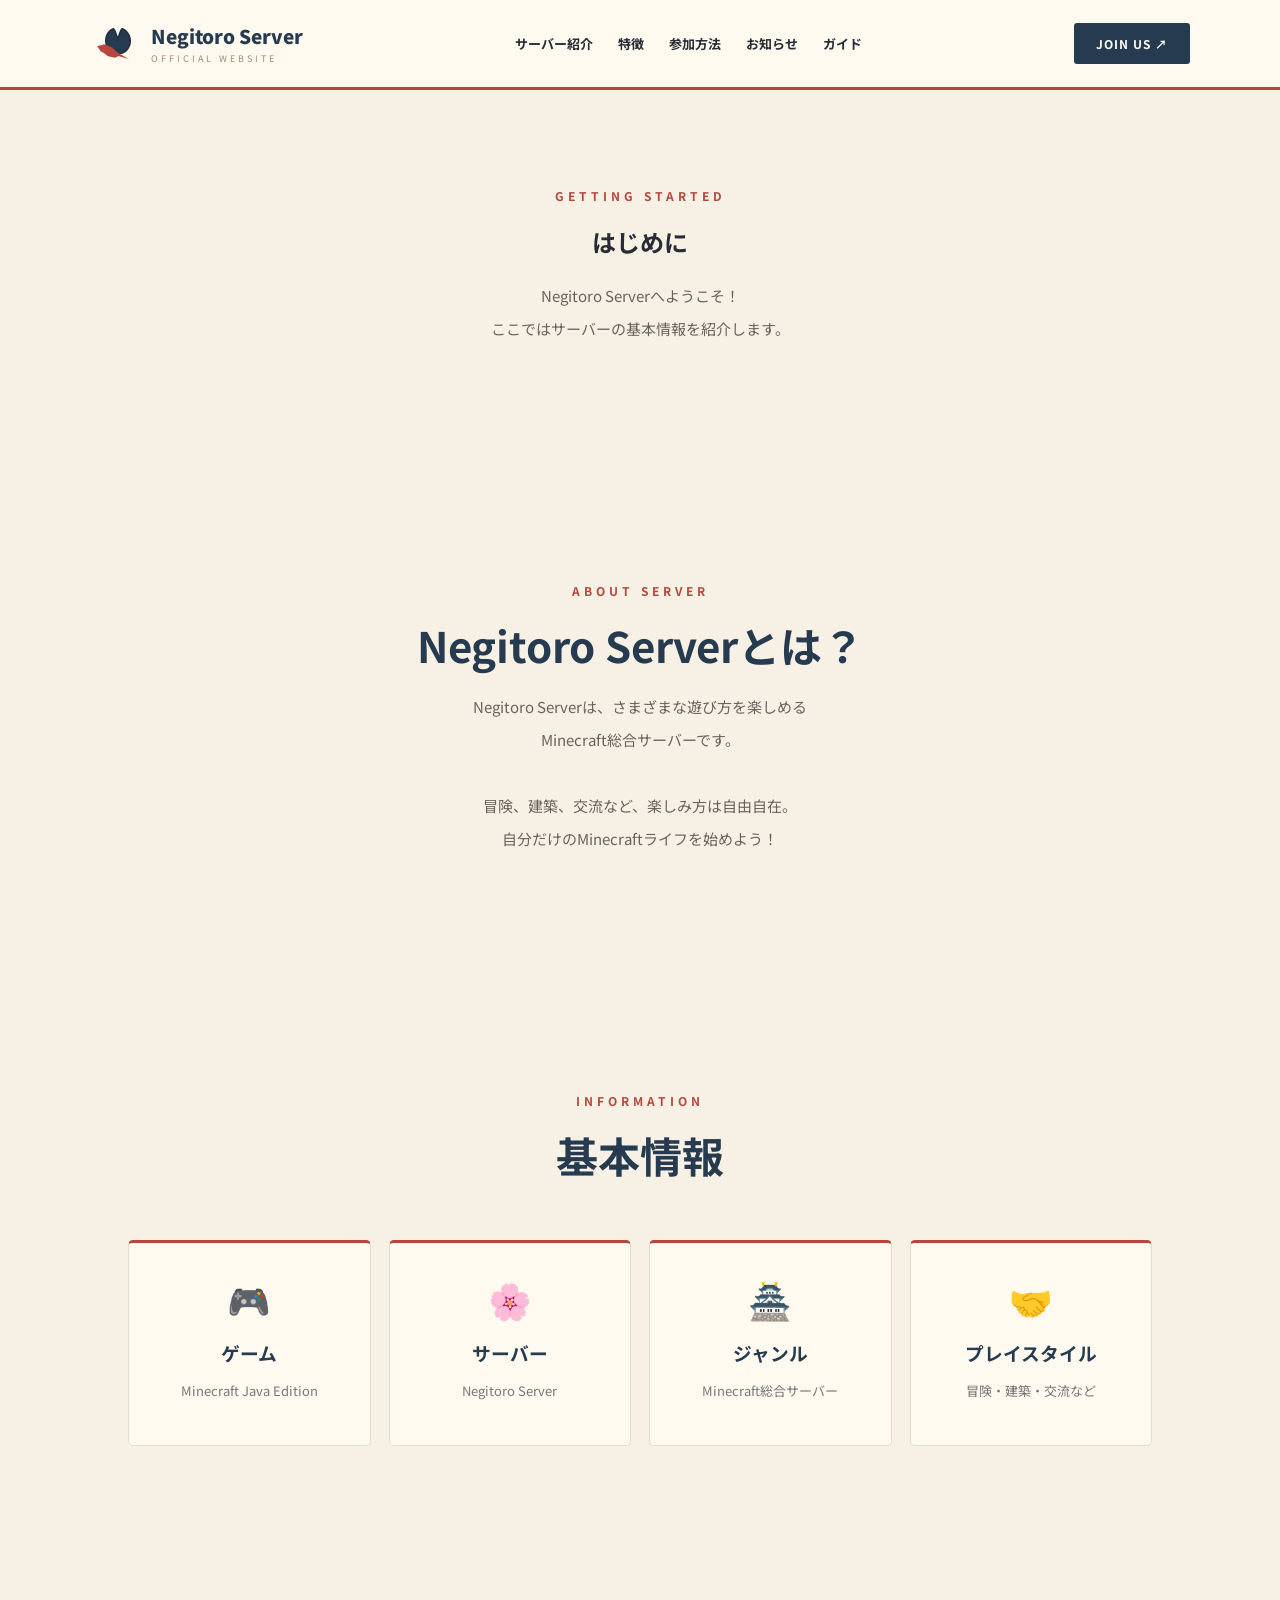
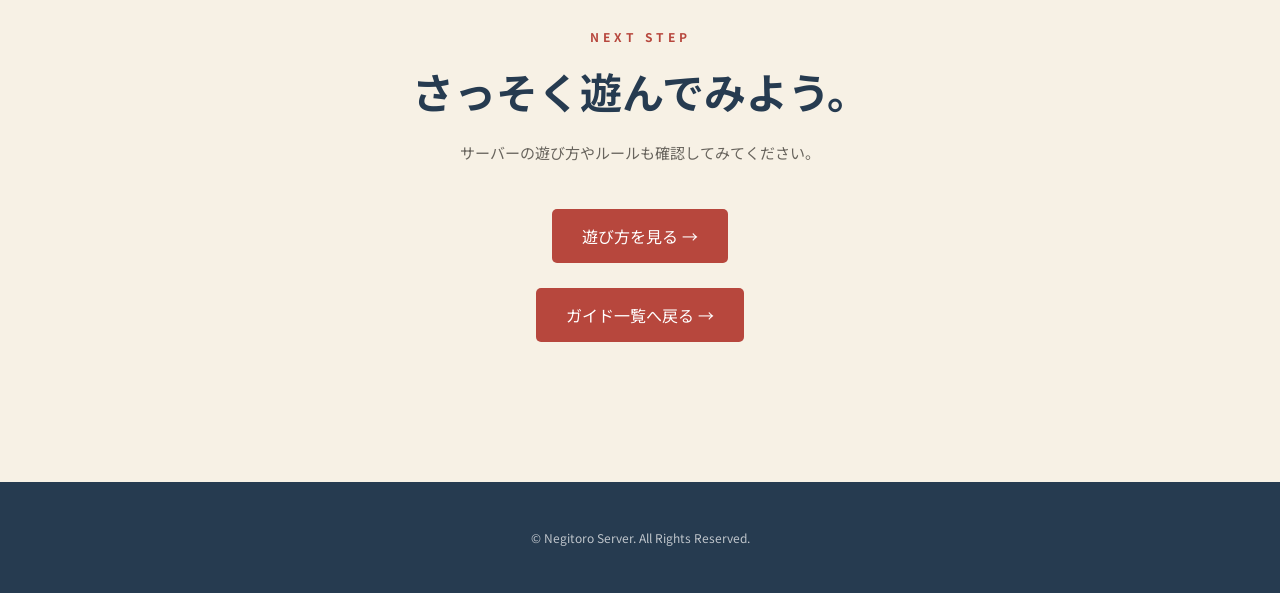
<file: untitled1/start.html>
<!DOCTYPE html>
<html lang="ja">
<head>
    <meta charset="UTF-8">
    <meta name="viewport" content="width=device-width, initial-scale=1.0">

    <title>はじめに | Negitoro Server</title>
    <meta name="description" content="Negitoro Serverの基本情報">

    <link rel="stylesheet" href="style.css">
</head>

<body>

<header class="header">
    <a href="index.html" class="logo">
        <span class="logo-mark">
            <img src="images/waterlily.svg" alt="Negitoro Server">
        </span>

        <span class="logo-text">
            <strong>Negitoro Server</strong>
            <small>OFFICIAL WEBSITE</small>
        </span>
    </a>

    <nav>
        <a href="index.html#about">サーバー紹介</a>
        <a href="index.html#features">特徴</a>
        <a href="index.html#join">参加方法</a>
        <a href="index.html#news">お知らせ</a>
        <a href="guide.html">ガイド</a>
    </nav>

    <a href="index.html#join" class="header-button">
        JOIN US ↗
    </a>
</header>

<main>

    <!-- ページタイトル -->
    <section class="section">
        <div class="about-heading">
            <p class="section-label">GETTING STARTED</p>
            <h1>はじめに</h1>

            <p class="about-description">
                Negitoro Serverへようこそ！<br>
                ここではサーバーの基本情報を紹介します。
            </p>
        </div>
    </section>

    <!-- サーバーについて -->
    <section class="section">
        <div class="about-heading">
            <p class="section-label">ABOUT SERVER</p>
            <h2>Negitoro Serverとは？</h2>

            <p class="about-description">
                Negitoro Serverは、さまざまな遊び方を楽しめる<br>
                Minecraft総合サーバーです。<br><br>
                冒険、建築、交流など、楽しみ方は自由自在。<br>
                自分だけのMinecraftライフを始めよう！
            </p>
        </div>
    </section>

    <!-- 基本情報 -->
    <section class="section">
        <div class="about-heading">
            <p class="section-label">INFORMATION</p>
            <h2>基本情報</h2>
        </div>

        <div class="about-grid">

            <div class="about-card">
                <span>🎮</span>
                <h3>ゲーム</h3>
                <p>Minecraft Java Edition</p>
            </div>

            <div class="about-card">
                <span>🌸</span>
                <h3>サーバー</h3>
                <p>Negitoro Server</p>
            </div>

            <div class="about-card">
                <span>🏯</span>
                <h3>ジャンル</h3>
                <p>Minecraft総合サーバー</p>
            </div>

            <div class="about-card">
                <span>🤝</span>
                <h3>プレイスタイル</h3>
                <p>冒険・建築・交流など</p>
            </div>

        </div>
    </section>

    <!-- 次のステップ -->
    <section class="section">
        <div class="about-heading">
            <p class="section-label">NEXT STEP</p>
            <h2>さっそく遊んでみよう。</h2>

            <p class="about-description">
                サーバーの遊び方やルールも確認してみてください。
            </p>

            <a href="play.html" class="main-button">
                遊び方を見る →
            </a>

            <br>

            <a href="guide.html" class="main-button">
                ガイド一覧へ戻る →
            </a>
        </div>
    </section>

</main>

<footer class="footer">
    <p>© Negitoro Server. All Rights Reserved.</p>
</footer>

</body>
</html>
</file>
<file: style.css>
@import url('https://fonts.googleapis.com/css2?family=Noto+Sans+JP:wght@400;500;700;900&display=swap');

:root {
    --paper: #f7f1e5;
    --ink: #292b35;
    --navy: #263b50;
    --red: #b7473d;
    --gold: #c49a52;
}

* {
    box-sizing: border-box;
    scroll-behavior: smooth;
}

body {
    margin: 0;
    background: var(--paper);
    color: var(--ink);
    font-family: 'Noto Sans JP', sans-serif;
}

/* ===== Header ===== */

.header {
    min-height: 90px;
    padding: 15px 7%;
    display: flex;
    justify-content: space-between;
    align-items: center;
    gap: 25px;
    background: #fffaf0;
    border-bottom: 3px solid var(--red);
    position: relative;
    z-index: 10;
}

.logo {
    display: flex;
    align-items: center;
    gap: 13px;
    color: var(--navy);
    text-decoration: none;
}

.logo-mark {
    width: 48px;
    height: 48px;
    display: flex;
    align-items: center;
    justify-content: center;
    background: transparent;
    border-radius: 0;
    overflow: visible;
    flex-shrink: 0;
}

.logo-mark img {
    width: 34px;
    height: 34px;
    object-fit: contain;
    display: block;
}

.logo-text {
    display: flex;
    flex-direction: column;
    gap: 3px;
}

.logo-text strong {
    font-size: 19px;
    font-weight: 900;
}

.logo-text small {
    font-size: 9px;
    letter-spacing: 3px;
    color: #a18b6c;
}

.header nav {
    display: flex;
    align-items: center;
    gap: 25px;
}

.header nav a {
    color: var(--ink);
    text-decoration: none;
    font-size: 13px;
    font-weight: 700;
    transition: 0.2s;
}

.header nav a:hover {
    color: var(--red);
}

.header-button {
    padding: 12px 22px;
    background: var(--navy);
    color: white;
    text-decoration: none;
    font-size: 12px;
    font-weight: bold;
    letter-spacing: 1px;
    border-radius: 3px;
    transition: 0.2s;
}

.header-button:hover {
    background: var(--red);
}

/* ===== Hero ===== */

.hero {
    min-height: 540px;
    padding: 100px 10%;
    display: flex;
    justify-content: space-between;
    align-items: center;
    background:
        linear-gradient(
            90deg,
            rgba(15, 23, 38, 0.88),
            rgba(15, 23, 38, 0.35)
        ),
        url("images/server-spawn.png");
    background-size: cover;
    background-position: center;
    background-repeat: no-repeat;
    color: white;
    position: relative;
    overflow: hidden;
}

.subtitle {
    color: #e4bd7b;
    letter-spacing: 3px;
    font-size: 12px;
}

.hero h1 {
    font-size: clamp(38px, 6vw, 65px);
    line-height: 1.5;
    margin: 20px 0;
}

.hero p {
    line-height: 2;
}

.main-button {
    display: inline-block;
    margin-top: 25px;
    padding: 15px 30px;
    background: var(--red);
    color: white;
    text-decoration: none;
    border-radius: 5px;
    transition: 0.2s;
}

.main-button:hover {
    background: #d05c50;
    transform: translateY(-3px);
}

/* ===== Common Sections ===== */

.section {
    padding: 85px 10%;
    text-align: center;
}

.section-label {
    color: var(--red);
    font-size: 12px;
    letter-spacing: 4px;
    font-weight: bold;
}

.section h2 {
    font-size: 32px;
    margin-bottom: 35px;
}

.section > p:not(.section-label) {
    line-height: 2.2;
}

/* ===== About Section ===== */

.about-section {
    background: var(--paper);
    padding: 100px 10%;
}

.about-heading {
    max-width: 750px;
    margin: 0 auto 55px;
}

.about-heading h2 {
    color: var(--navy);
    font-size: clamp(28px, 4vw, 42px);
    margin: 15px 0;
}

.about-description {
    color: #68645d;
    font-size: 15px;
    line-height: 2.2;
}

.about-grid {
    display: grid;
    grid-template-columns: repeat(4, minmax(0, 1fr));
    gap: 18px;
    max-width: 1100px;
    margin: auto;
}

.about-card {
    padding: 30px 18px;
    background: #fffaf0;
    border: 1px solid #e7dcc8;
    border-top: 3px solid var(--red);
    border-radius: 5px;
    transition: 0.25s;
}

.about-card:hover {
    transform: translateY(-5px);
    box-shadow: 0 8px 22px rgba(38, 59, 80, 0.09);
}

.about-card span {
    font-size: 35px;
}

.about-card h3 {
    color: var(--navy);
    margin: 15px 0 8px;
}

.about-card p {
    color: #777;
    font-size: 13px;
    line-height: 1.8;
}

/* ===== Features ===== */

.feature-grid {
    display: grid;
    grid-template-columns: repeat(3, 1fr);
    gap: 20px;
    margin-top: 40px;
}

.feature-card {
    padding: 35px 20px;
    background: #fffaf0;
    border: 1px solid #e7dcc8;
    border-radius: 8px;
}

.feature-card span {
    font-size: 40px;
}

.feature-card p {
    color: #777;
    font-size: 14px;
}

/* ===== Join Section ===== */

.join-section {
    background: #eee5d4;
}

.join-box {
    max-width: 550px;
    margin: auto;
    padding: 30px;
    background: #fffaf0;
    border-radius: 10px;
}

.address-box {
    display: flex;
    gap: 10px;
    justify-content: center;
    flex-wrap: wrap;
}

.address-box code {
    padding: 12px;
    background: #eee5d4;
    border-radius: 5px;
}

.address-box button {
    padding: 12px 20px;
    background: var(--navy);
    color: white;
    border: none;
    border-radius: 5px;
    cursor: pointer;
}

/* ===== Footer ===== */

.footer {
    padding: 35px;
    text-align: center;
    background: var(--navy);
    color: white;
}

.footer p {
    font-size: 12px;
    opacity: 0.7;
}

/* ===== Responsive ===== */

@media (max-width: 850px) {
    .header {
        flex-direction: column;
        padding: 20px;
    }

    .header nav {
        justify-content: center;
        flex-wrap: wrap;
        gap: 15px;
    }

    .about-grid {
        grid-template-columns: repeat(2, minmax(0, 1fr));
    }

    .feature-grid {
        grid-template-columns: repeat(2, 1fr);
    }
}

@media (max-width: 700px) {
    .hero {
        min-height: 450px;
    }

    .section {
        padding: 65px 7%;
    }
}

@media (max-width: 500px) {
    .about-grid,
    .feature-grid {
        grid-template-columns: 1fr;
    }
}

/* ===== Clickable Guide Cards ===== */

a.about-card,
a.about-card:visited {
    display: block;
    color: inherit;
    text-decoration: none;
}

a.about-card:hover,
a.about-card:focus {
    color: inherit;
    text-decoration: none;
    transform: translateY(-5px);
    box-shadow: 0 10px 25px rgba(0, 0, 0, 0.10);
}

/* ===== Command List ===== */

.command-list {
    max-width: 800px;
    margin: auto;
    display: flex;
    flex-direction: column;
    gap: 12px;
    text-align: left;
}

.command-item {
    display: flex;
    align-items: center;
    gap: 25px;
    padding: 20px 25px;
    background: #fffaf0;
    border: 1px solid #e7dcc8;
    border-left: 4px solid var(--red);
    border-radius: 5px;
}

.command-item code {
    min-width: 130px;
    padding: 9px 12px;
    background: #eee5d4;
    color: var(--navy);
    border-radius: 4px;
    font-weight: bold;
}

.command-item p {
    margin: 0;
    color: #68645d;
    font-size: 14px;
    line-height: 1.8;
}

/* ===== FAQ ===== */

.faq-list {
    max-width: 850px;
    margin: auto;
    display: flex;
    flex-direction: column;
    gap: 18px;
    text-align: left;
}

.faq-item {
    padding: 25px 30px;
    background: #fffaf0;
    border: 1px solid #e7dcc8;
    border-left: 4px solid var(--red);
    border-radius: 5px;
    transition: 0.25s;
}

.faq-item:hover {
    transform: translateY(-3px);
    box-shadow: 0 8px 22px rgba(38, 59, 80, 0.08);
}

.faq-item h3 {
    color: var(--navy);
    font-size: 16px;
    margin: 0 0 12px;
}

.faq-item p {
    color: #68645d;
    font-size: 14px;
    line-height: 2;
    margin: 0;
}

/* ===== Mobile Adjustments ===== */

@media (max-width: 500px) {
    .command-item {
        flex-direction: column;
        align-items: flex-start;
        gap: 12px;
    }

    .faq-item {
        padding: 20px;
    }
}

/* =================================
   Servers Page - Layout Fix
================================= */

.servers-section {
    width: 100%;
    overflow: hidden;
    box-sizing: border-box;
}

.servers-section .servers-grid {
    display: grid !important;
    grid-template-columns: repeat(3, minmax(0, 1fr)) !important;
    align-items: stretch;
    gap: 28px;
    width: 100%;
    max-width: 1200px;
    margin: 0 auto;
    box-sizing: border-box;
}

.servers-section .server-card {
    display: flex !important;
    flex-direction: column !important;
    width: 100%;
    min-width: 0;
    height: 100%;
    overflow: hidden;
    box-sizing: border-box;
}

.servers-section .server-card img {
    display: block !important;
    width: 100% !important;
    max-width: 100% !important;
    height: 190px !important;
    min-height: 190px;
    object-fit: cover;
    flex-shrink: 0;
}

.servers-section .server-card-content {
    display: flex;
    flex-direction: column;
    flex: 1;
    min-width: 0;
    box-sizing: border-box;
}

.servers-section .server-card-content p {
    flex: 1;
}

@media (max-width: 900px) {
    .servers-section .servers-grid {
        grid-template-columns: repeat(2, minmax(0, 1fr)) !important;
    }
}

@media (max-width: 600px) {
    .servers-section .servers-grid {
        grid-template-columns: minmax(0, 1fr) !important;
    }

    .servers-section .server-card img {
        height: auto !important;
        aspect-ratio: 16 / 9;
    }
}

/* Servers Hero Text Fix */

.servers-hero {
    display: flex;
    flex-direction: column;
    align-items: center;
    justify-content: center;
    width: 100%;
    min-height: 340px;
    padding: 80px 20px;
    box-sizing: border-box;
    text-align: center;
    overflow: hidden;
}

.servers-hero .section-label {
    display: block;
    margin: 0 0 18px;
    text-align: center;
}

.servers-hero h1 {
    display: block;
    width: 100%;
    max-width: 900px;
    margin: 0 auto 20px;
    font-size: clamp(30px, 4vw, 48px);
    line-height: 1.6;
    text-align: center;
    overflow-wrap: anywhere;
}

.servers-hero p:last-child {
    display: block;
    width: 100%;
    margin: 0 auto;
    line-height: 1.9;
    text-align: center;
}

/* Servers Bottom Text Fix */

.servers-bottom {
    display: flex;
    flex-direction: column;
    align-items: center;
    justify-content: center;
    width: 100%;
    min-height: 300px;
    padding: 75px 20px;
    box-sizing: border-box;
    text-align: center;
}

.servers-bottom h2 {
    width: 100%;
    margin: 0 auto 20px;
    font-size: clamp(24px, 3vw, 34px);
    line-height: 1.5;
    text-align: center;
}

.servers-bottom p {
    width: 100%;
    max-width: 700px;
    margin: 0 auto 30px;
    font-size: 15px;
    line-height: 2;
    text-align: center;
}

/* =================================
   Negitoro Opening Animation FIX
================================= */

#logo-intro {
    position: fixed !important;
    top: 0 !important;
    left: 0 !important;
    width: 100vw !important;
    height: 100vh !important;

    display: flex !important;
    align-items: center !important;
    justify-content: center !important;

    background: #f7f1e5 !important;

    z-index: 99999 !important;

    opacity: 1;
    visibility: visible;

    pointer-events: none;

    animation: negitoroOpeningFade 0.8s ease-in 1s forwards !important;
}

#logo-intro img {
    display: block !important;
    width: 65px !important;
    height: 65px !important;
    object-fit: contain;
}

@keyframes negitoroOpeningFade {
    0% {
        opacity: 1;
        visibility: visible;
    }

    99% {
        opacity: 0;
        visibility: visible;
    }

    100% {
        opacity: 0;
        visibility: hidden;
    }
}

/* =================================
   Negitoro Image Lightbox
================================= */

.servers-section .server-card img {
    cursor: zoom-in;
    transition: transform 0.25s ease, filter 0.25s ease;
}

.servers-section .server-card img:hover {
    filter: brightness(0.9);
}

#image-lightbox {
    position: fixed;
    inset: 0;
    z-index: 100000;

    display: flex;
    align-items: center;
    justify-content: center;

    padding: 30px;

    background: rgba(15, 23, 38, 0.92);

    opacity: 0;
    visibility: hidden;
    pointer-events: none;

    transition: opacity 0.3s ease, visibility 0.3s ease;
}

#image-lightbox.active {
    opacity: 1;
    visibility: visible;
    pointer-events: auto;
}

#image-lightbox img {
    max-width: 90vw;
    max-height: 85vh;

    width: auto;
    height: auto;

    object-fit: contain;

    border-radius: 6px;

    box-shadow: 0 15px 50px rgba(0, 0, 0, 0.4);

    transform: scale(0.92);
    transition: transform 0.3s ease;
}

#image-lightbox.active img {
    transform: scale(1);
}

#lightbox-close {
    position: absolute;
    top: 20px;
    right: 30px;

    width: 45px;
    height: 45px;

    border: none;
    border-radius: 50%;

    background: rgba(255, 255, 255, 0.15);
    color: white;

    font-size: 30px;
    cursor: pointer;

    transition: 0.2s;
}

#lightbox-close:hover {
    background: var(--red);
    transform: rotate(90deg);
}

@media (max-width: 600px) {
    #image-lightbox {
        padding: 15px;
    }

    #lightbox-close {
        top: 12px;
        right: 12px;
    }
}

.servers-bottom .main-button {
    display: inline-block;
    margin: 0 auto;
}

/* =================================
   Negitoro Server Status
================================= */

.server-status-section {
    padding: 55px 20px;
    background: var(--paper);
}

.server-status-card {
    max-width: 850px;
    margin: 0 auto;
    padding: 35px;
    background: #fffaf0;
    border: 1px solid #e4d8c2;
    border-radius: 16px;
    box-shadow: 0 8px 25px rgba(38, 59, 80, 0.08);
}

.status-heading {
    display: flex;
    align-items: center;
    justify-content: space-between;
    gap: 15px;
    flex-wrap: wrap;
}

.status-heading h2 {
    margin: 0;
    color: var(--navy);
    font-size: 22px;
    letter-spacing: 2px;
}

.status-label {
    padding: 7px 15px;
    border-radius: 30px;
    font-size: 12px;
    font-weight: 900;
    letter-spacing: 1px;
}

.status-label.online {
    color: #237548;
    background: #dff3e6;
}

.status-label.offline {
    color: #a83232;
    background: #f8dfdf;
}

.status-label.unknown {
    color: #806b42;
    background: #eee6d4;
}

.server-status-card #statusMessage {
    margin: 22px 0;
    color: #526171;
    font-size: 14px;
}

.player-count {
    display: flex;
    align-items: baseline;
    gap: 8px;
    color: var(--navy);
    font-weight: 900;
}

#playerCount {
    font-size: 48px;
}

.player-separator {
    color: var(--gold);
    font-size: 30px;
}

#playerMax {
    font-size: 25px;
}

.player-unit {
    margin-left: 8px;
    color: #8b8b8b;
    font-size: 12px;
    letter-spacing: 2px;
}

.status-progress {
    width: 100%;
    height: 12px;
    margin-top: 20px;
    overflow: hidden;
    background: #e9e1d2;
    border-radius: 20px;
}

#statusBarFill {
    width: 0%;
    height: 100%;
    background: var(--gold);
    border-radius: 20px;
    transition: width 0.5s ease;
}

.status-updated {
    margin-top: 15px;
    color: #999;
    font-size: 11px;
    text-align: right;
}

/* =================================
   Server Status Refresh Button
================================= */

.status-actions {
    display: flex;
    align-items: center;
    gap: 10px;
}

#refreshStatusButton {
    padding: 8px 15px;
    border: 1px solid var(--gold);
    border-radius: 30px;
    background: transparent;
    color: var(--navy);
    font-family: inherit;
    font-size: 12px;
    font-weight: 700;
    cursor: pointer;
    transition: 0.2s ease;
}

#refreshStatusButton:hover:not(:disabled) {
    background: var(--navy);
    color: white;
    border-color: var(--navy);
}

#refreshStatusButton:disabled {
    opacity: 0.6;
    cursor: wait;
}

@media (max-width: 600px) {
    .server-status-card {
        padding: 25px 20px;
    }

    .status-heading h2 {
        font-size: 18px;
    }

    #playerCount {
        font-size: 40px;
    }
}

@media (max-width: 500px) {
    .status-actions {
        width: 100%;
        justify-content: space-between;
    }
}
/* ========================================
   Language Selector
======================================== */

.header-actions {
    display: flex;
    align-items: center;
    gap: 12px;
}

#languageSelect {
    padding: 10px 12px;
    border: 1px solid rgba(38, 59, 80, 0.2);
    border-radius: 8px;
    background: #f7f1e5;
    color: #263b50;
    font-family: inherit;
    font-size: 13px;
    cursor: pointer;
}

#languageSelect:focus {
    outline: 2px solid #c49a52;
    outline-offset: 2px;
}

@media (max-width: 768px) {
    .header-actions {
        gap: 6px;
    }

    #languageSelect {
        max-width: 125px;
        padding: 8px 6px;
    }
}
</file>
<file: untitled1/style.css>
@import url('https://fonts.googleapis.com/css2?family=Noto+Sans+JP:wght@400;500;700;900&display=swap');

:root {
    --paper: #f7f1e5;
    --ink: #292b35;
    --navy: #263b50;
    --red: #b7473d;
    --gold: #c49a52;
}

* {
    box-sizing: border-box;
    scroll-behavior: smooth;
}

body {
    margin: 0;
    background: var(--paper);
    color: var(--ink);
    font-family: 'Noto Sans JP', sans-serif;
}

/* ===== Header ===== */

.header {
    min-height: 90px;
    padding: 15px 7%;
    display: flex;
    justify-content: space-between;
    align-items: center;
    gap: 25px;
    background: #fffaf0;
    border-bottom: 3px solid var(--red);
    position: relative;
    z-index: 10;
}

.logo {
    display: flex;
    align-items: center;
    gap: 13px;
    color: var(--navy);
    text-decoration: none;
}

.logo-mark {
    width: 48px;
    height: 48px;
    display: flex;
    align-items: center;
    justify-content: center;
    background: transparent;
    border-radius: 0;
    overflow: visible;
    flex-shrink: 0;
}

.logo-mark img {
    width: 34px;
    height: 34px;
    object-fit: contain;
    display: block;
}

.logo-text {
    display: flex;
    flex-direction: column;
    gap: 3px;
}

.logo-text strong {
    font-size: 19px;
    font-weight: 900;
}

.logo-text small {
    font-size: 9px;
    letter-spacing: 3px;
    color: #a18b6c;
}

.header nav {
    display: flex;
    align-items: center;
    gap: 25px;
}

.header nav a {
    color: var(--ink);
    text-decoration: none;
    font-size: 13px;
    font-weight: 700;
    transition: 0.2s;
}

.header nav a:hover {
    color: var(--red);
}

.header-button {
    padding: 12px 22px;
    background: var(--navy);
    color: white;
    text-decoration: none;
    font-size: 12px;
    font-weight: bold;
    letter-spacing: 1px;
    border-radius: 3px;
    transition: 0.2s;
}

.header-button:hover {
    background: var(--red);
}

/* ===== Hero ===== */

.hero {
    min-height: 540px;
    padding: 100px 10%;
    display: flex;
    justify-content: space-between;
    align-items: center;
    background:
            linear-gradient(
                    90deg,
                    rgba(15, 23, 38, 0.88),
                    rgba(15, 23, 38, 0.35)
            ),
            url("images/server-spawn.png");
    background-size: cover;
    background-position: center;
    background-repeat: no-repeat;
    color: white;
    position: relative;
    overflow: hidden;
}

.subtitle {
    color: #e4bd7b;
    letter-spacing: 3px;
    font-size: 12px;
}

.hero h1 {
    font-size: clamp(38px, 6vw, 65px);
    line-height: 1.5;
    margin: 20px 0;
}

.hero p {
    line-height: 2;
}

.main-button {
    display: inline-block;
    margin-top: 25px;
    padding: 15px 30px;
    background: var(--red);
    color: white;
    text-decoration: none;
    border-radius: 5px;
    transition: 0.2s;
}

.main-button:hover {
    background: #d05c50;
    transform: translateY(-3px);
}

/* ===== Common Sections ===== */

.section {
    padding: 85px 10%;
    text-align: center;
}

.section-label {
    color: var(--red);
    font-size: 12px;
    letter-spacing: 4px;
    font-weight: bold;
}

.section h2 {
    font-size: 32px;
    margin-bottom: 35px;
}

.section > p:not(.section-label) {
    line-height: 2.2;
}

/* ===== About Section ===== */

.about-section {
    background: var(--paper);
    padding: 100px 10%;
}

.about-heading {
    max-width: 750px;
    margin: 0 auto 55px;
}

.about-heading h2 {
    color: var(--navy);
    font-size: clamp(28px, 4vw, 42px);
    margin: 15px 0;
}

.about-description {
    color: #68645d;
    font-size: 15px;
    line-height: 2.2;
}

.about-grid {
    display: grid;
    grid-template-columns: repeat(4, minmax(0, 1fr));
    gap: 18px;
    max-width: 1100px;
    margin: auto;
}

.about-card {
    padding: 30px 18px;
    background: #fffaf0;
    border: 1px solid #e7dcc8;
    border-top: 3px solid var(--red);
    border-radius: 5px;
    transition: 0.25s;
}

.about-card:hover {
    transform: translateY(-5px);
    box-shadow: 0 8px 22px rgba(38, 59, 80, 0.09);
}

.about-card span {
    font-size: 35px;
}

.about-card h3 {
    color: var(--navy);
    margin: 15px 0 8px;
}

.about-card p {
    color: #777;
    font-size: 13px;
    line-height: 1.8;
}

/* ===== Features ===== */

.feature-grid {
    display: grid;
    grid-template-columns: repeat(3, 1fr);
    gap: 20px;
    margin-top: 40px;
}

.feature-card {
    padding: 35px 20px;
    background: #fffaf0;
    border: 1px solid #e7dcc8;
    border-radius: 8px;
}

.feature-card span {
    font-size: 40px;
}

.feature-card p {
    color: #777;
    font-size: 14px;
}

/* ===== Join Section ===== */

.join-section {
    background: #eee5d4;
}

.join-box {
    max-width: 550px;
    margin: auto;
    padding: 30px;
    background: #fffaf0;
    border-radius: 10px;
}

.address-box {
    display: flex;
    gap: 10px;
    justify-content: center;
    flex-wrap: wrap;
}

.address-box code {
    padding: 12px;
    background: #eee5d4;
    border-radius: 5px;
}

.address-box button {
    padding: 12px 20px;
    background: var(--navy);
    color: white;
    border: none;
    border-radius: 5px;
    cursor: pointer;
}

/* ===== Footer ===== */

.footer {
    padding: 35px;
    text-align: center;
    background: var(--navy);
    color: white;
}

.footer p {
    font-size: 12px;
    opacity: 0.7;
}

/* ===== Responsive ===== */

@media (max-width: 850px) {
    .header {
        flex-direction: column;
        padding: 20px;
    }

    .header nav {
        justify-content: center;
        flex-wrap: wrap;
        gap: 15px;
    }

    .about-grid {
        grid-template-columns: repeat(2, minmax(0, 1fr));
    }

    .feature-grid {
        grid-template-columns: repeat(2, 1fr);
    }
}

@media (max-width: 700px) {
    .hero {
        min-height: 450px;
    }

    .section {
        padding: 65px 7%;
    }
}

@media (max-width: 500px) {
    .about-grid,
    .feature-grid {
        grid-template-columns: 1fr;
    }
}

/* ===== Clickable Guide Cards ===== */

a.about-card,
a.about-card:visited {
    display: block;
    color: inherit;
    text-decoration: none;
}

a.about-card:hover,
a.about-card:focus {
    color: inherit;
    text-decoration: none;
    transform: translateY(-5px);
    box-shadow: 0 10px 25px rgba(0, 0, 0, 0.10);
}

/* ===== Command List ===== */

.command-list {
    max-width: 800px;
    margin: auto;
    display: flex;
    flex-direction: column;
    gap: 12px;
    text-align: left;
}

.command-item {
    display: flex;
    align-items: center;
    gap: 25px;
    padding: 20px 25px;
    background: #fffaf0;
    border: 1px solid #e7dcc8;
    border-left: 4px solid var(--red);
    border-radius: 5px;
}

.command-item code {
    min-width: 130px;
    padding: 9px 12px;
    background: #eee5d4;
    color: var(--navy);
    border-radius: 4px;
    font-weight: bold;
}

.command-item p {
    margin: 0;
    color: #68645d;
    font-size: 14px;
    line-height: 1.8;
}

/* ===== FAQ ===== */

.faq-list {
    max-width: 850px;
    margin: auto;
    display: flex;
    flex-direction: column;
    gap: 18px;
    text-align: left;
}

.faq-item {
    padding: 25px 30px;
    background: #fffaf0;
    border: 1px solid #e7dcc8;
    border-left: 4px solid var(--red);
    border-radius: 5px;
    transition: 0.25s;
}

.faq-item:hover {
    transform: translateY(-3px);
    box-shadow: 0 8px 22px rgba(38, 59, 80, 0.08);
}

.faq-item h3 {
    color: var(--navy);
    font-size: 16px;
    margin: 0 0 12px;
}

.faq-item p {
    color: #68645d;
    font-size: 14px;
    line-height: 2;
    margin: 0;
}

/* ===== Mobile Adjustments ===== */

@media (max-width: 500px) {
    .command-item {
        flex-direction: column;
        align-items: flex-start;
        gap: 12px;
    }

    .faq-item {
        padding: 20px;
    }
}
</file>
